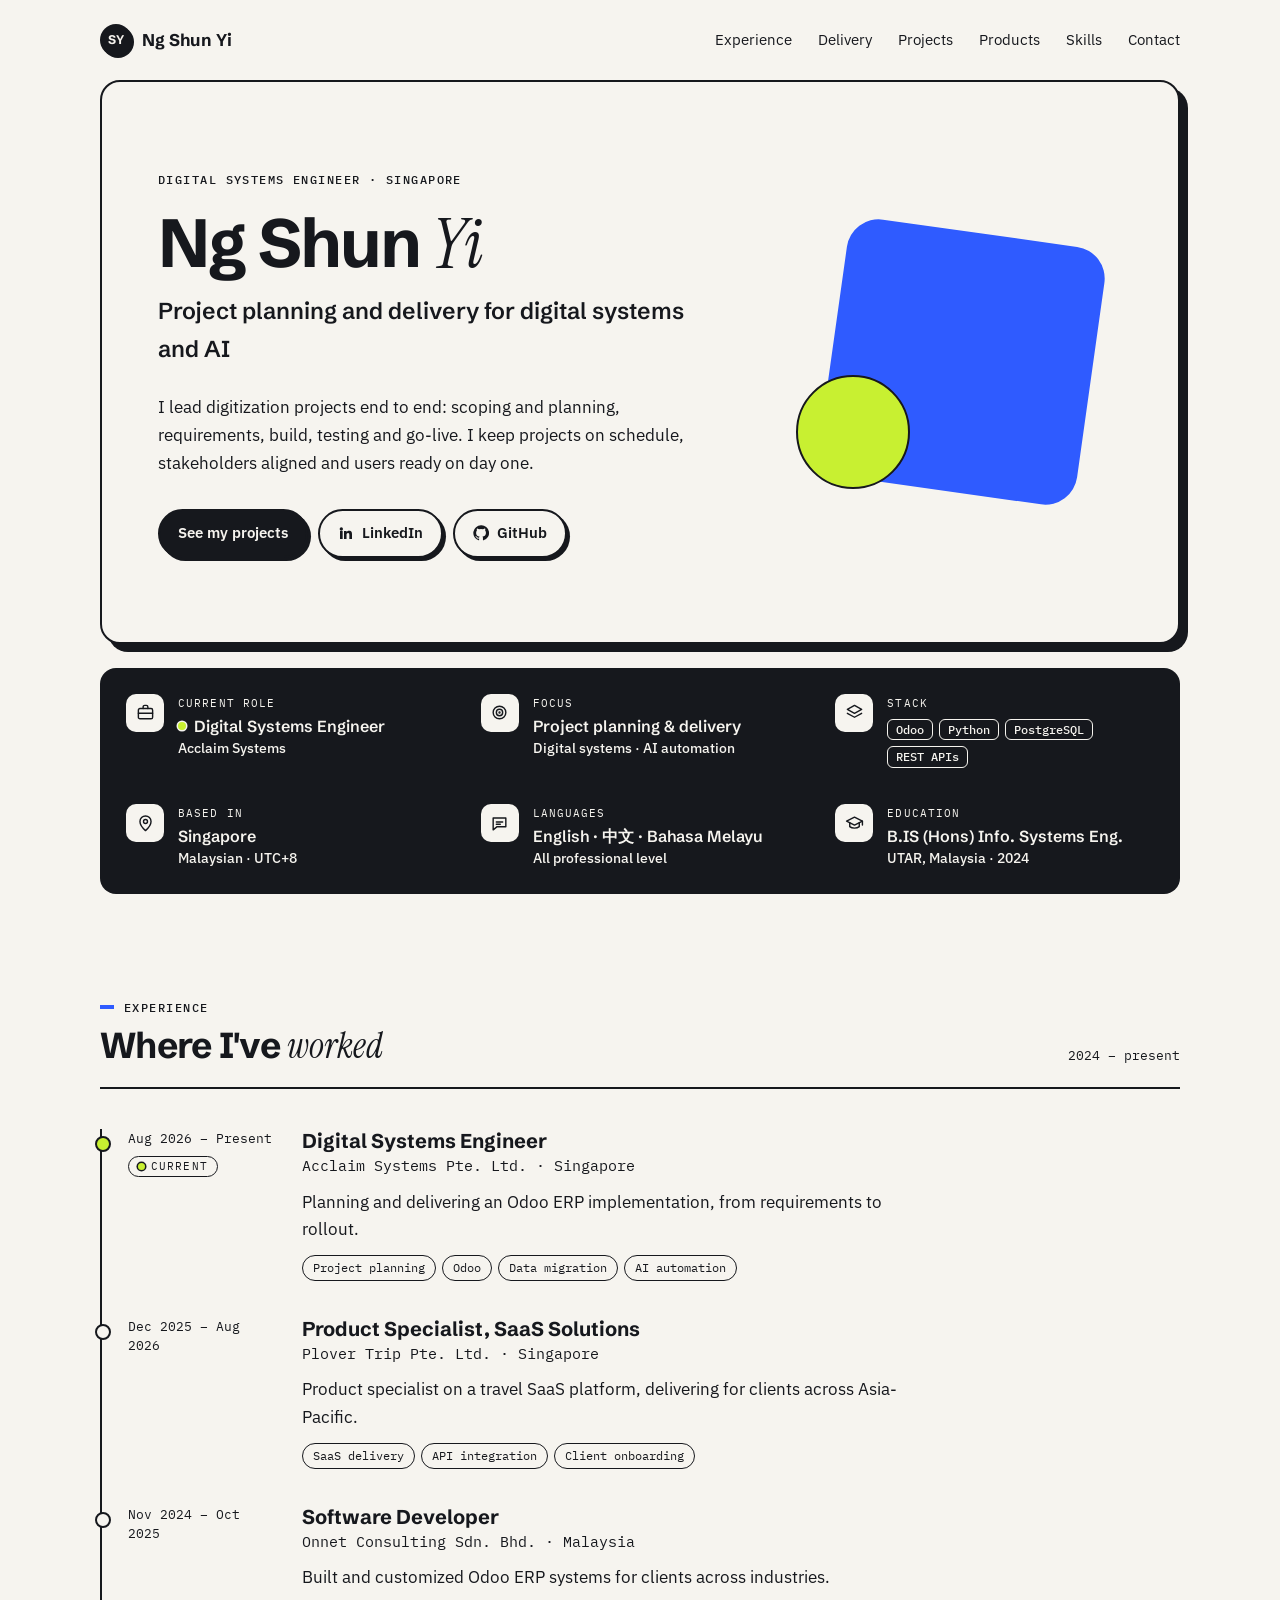
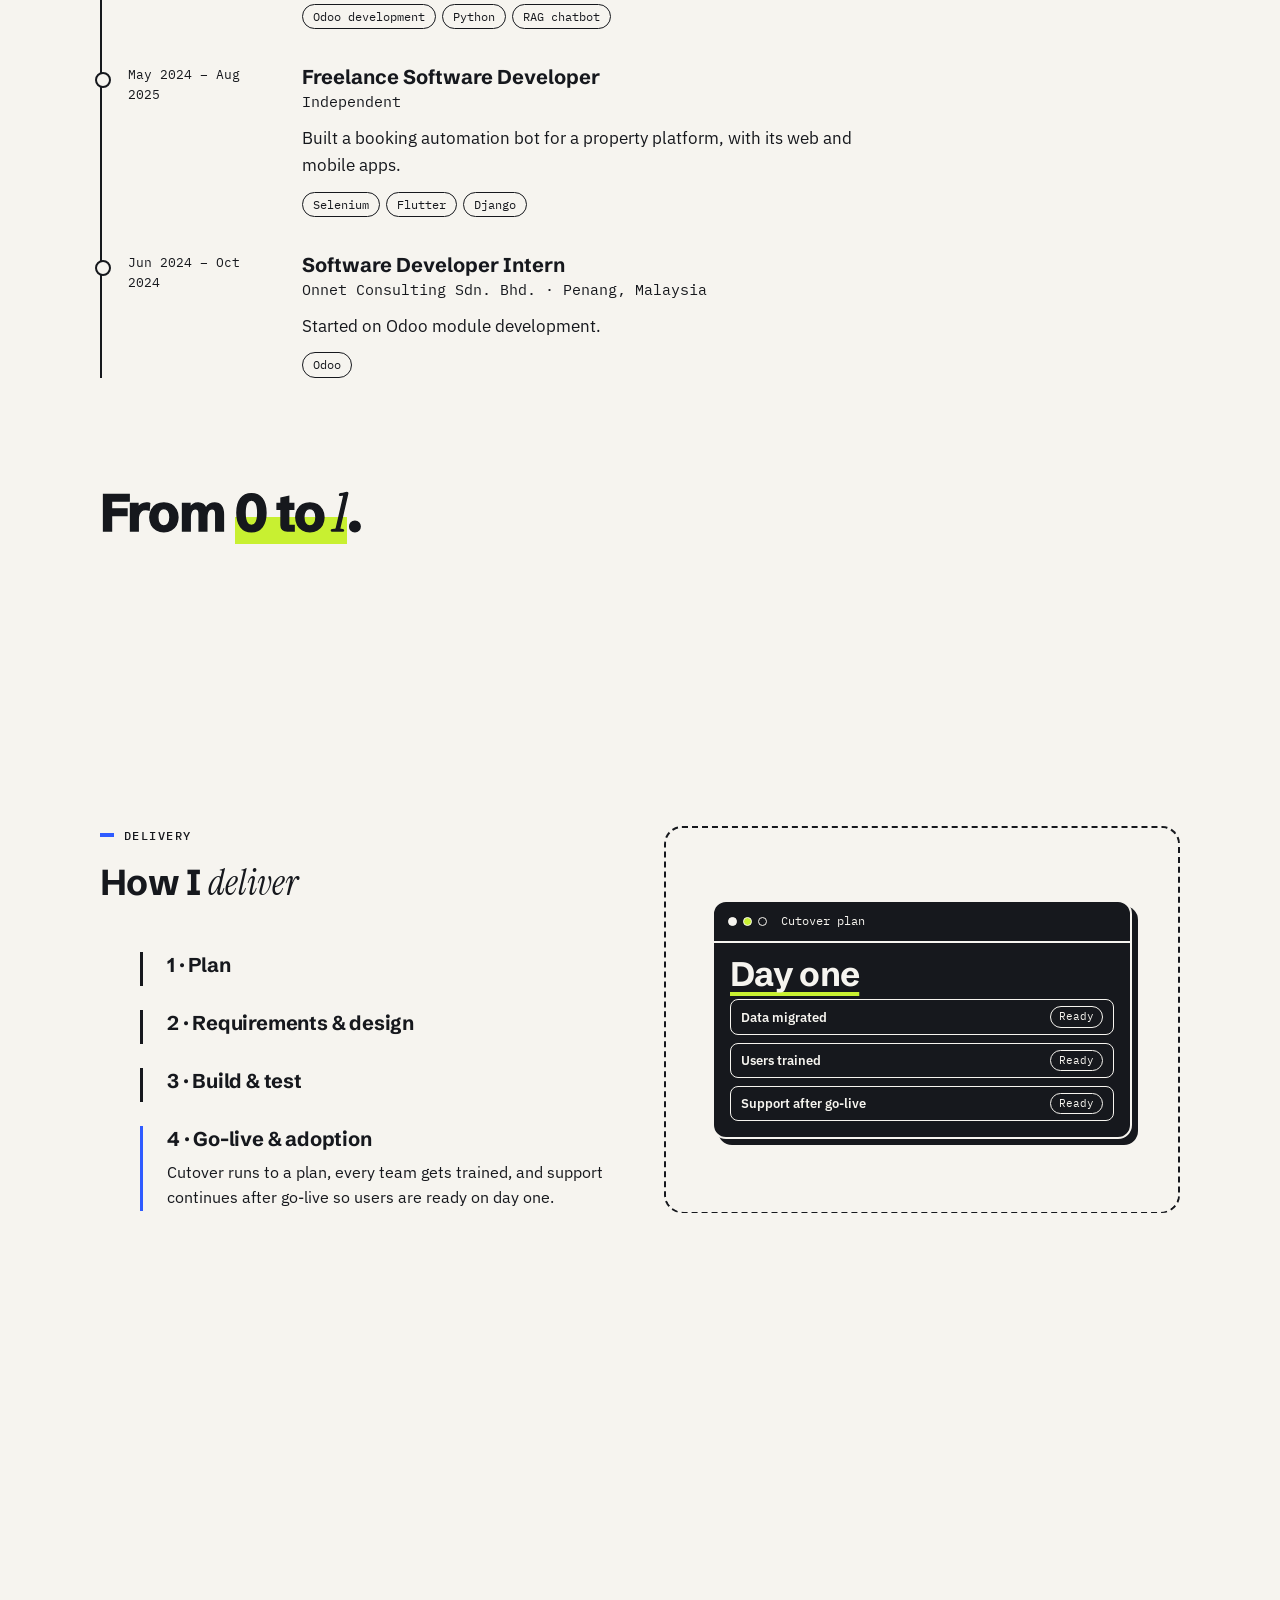
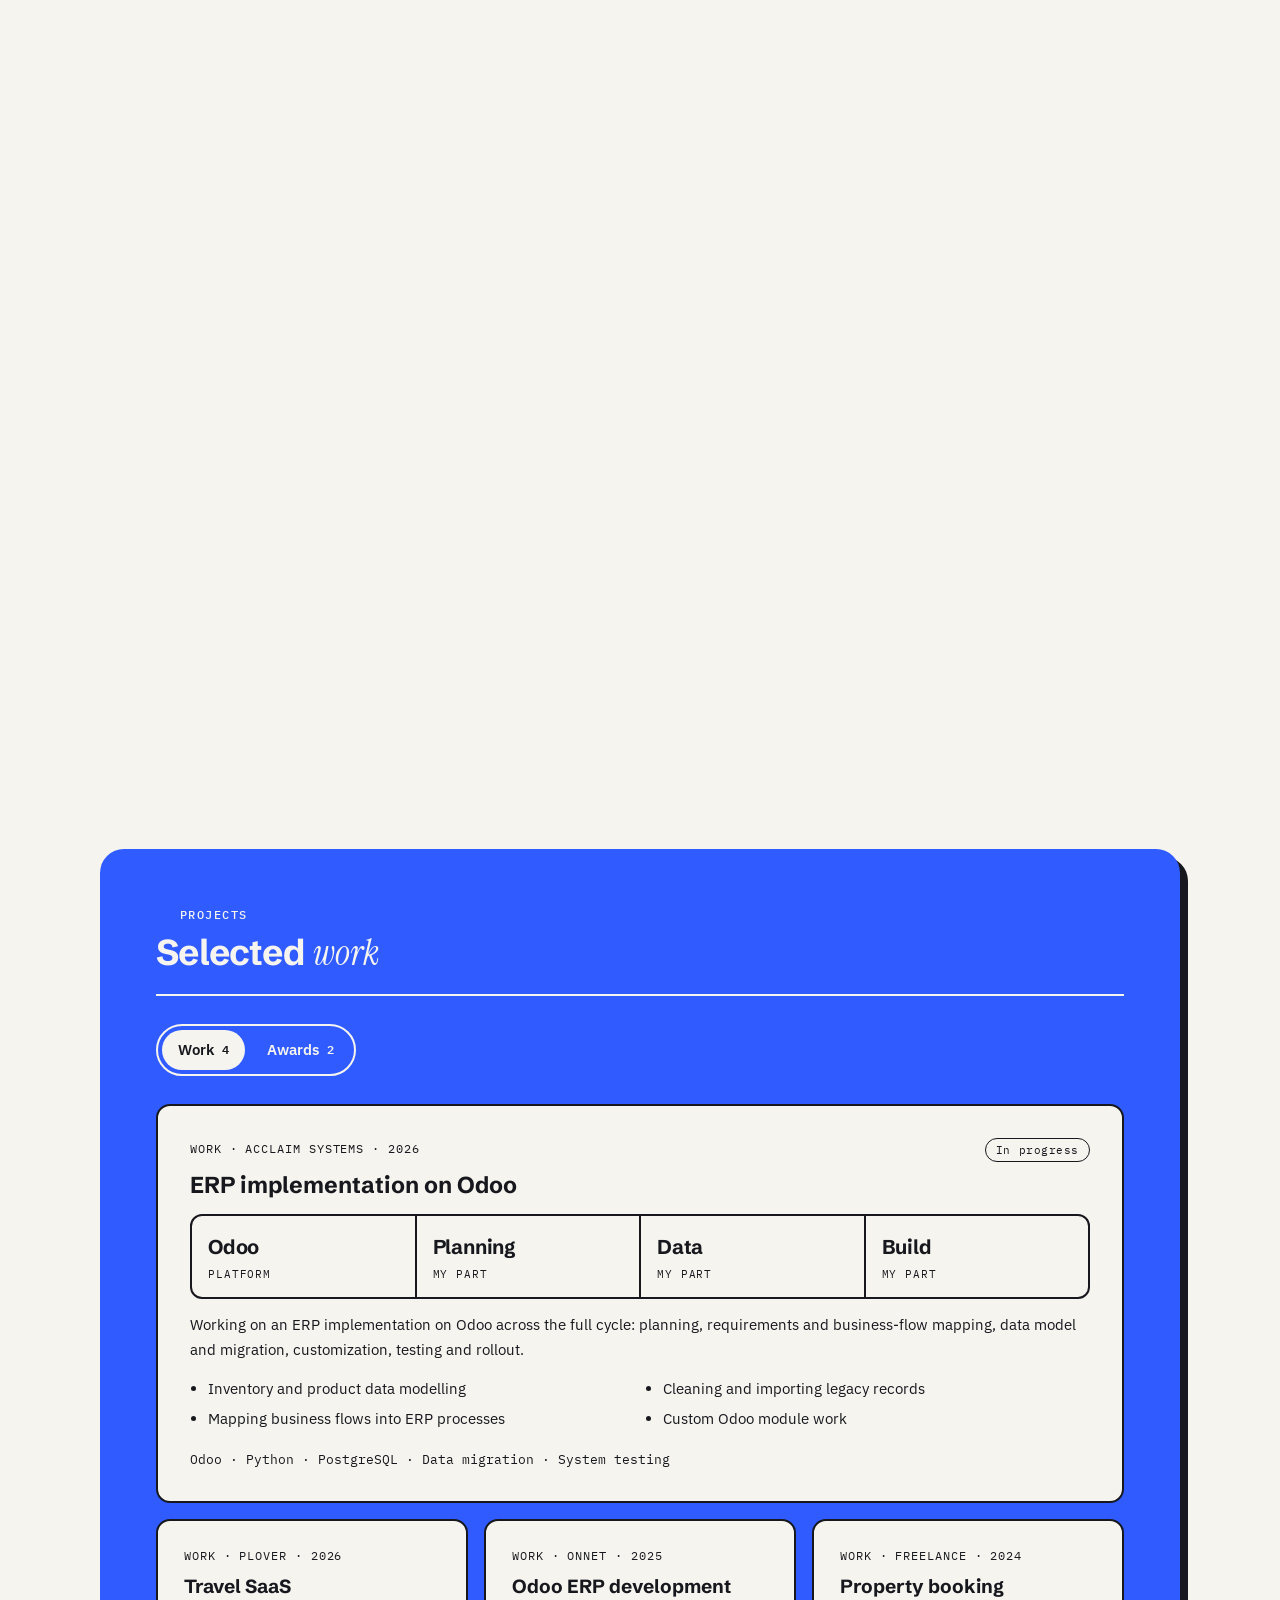
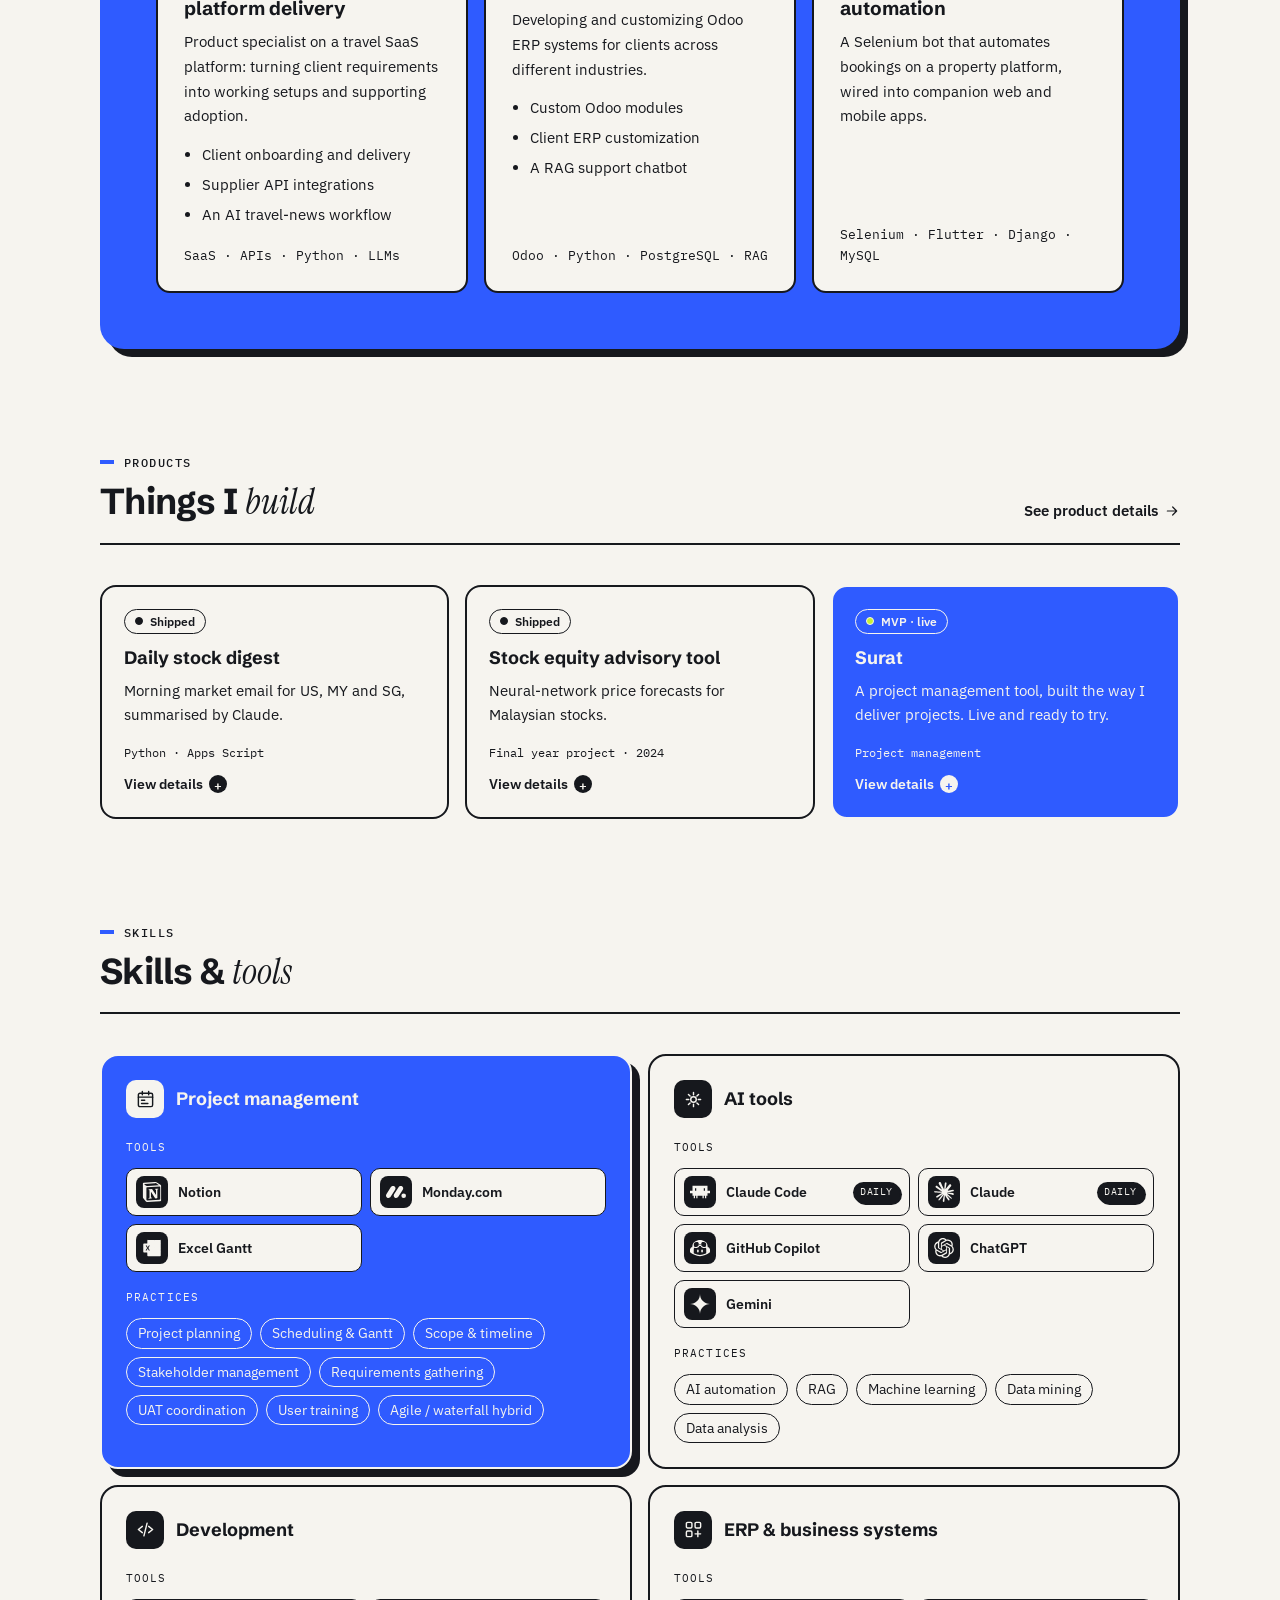
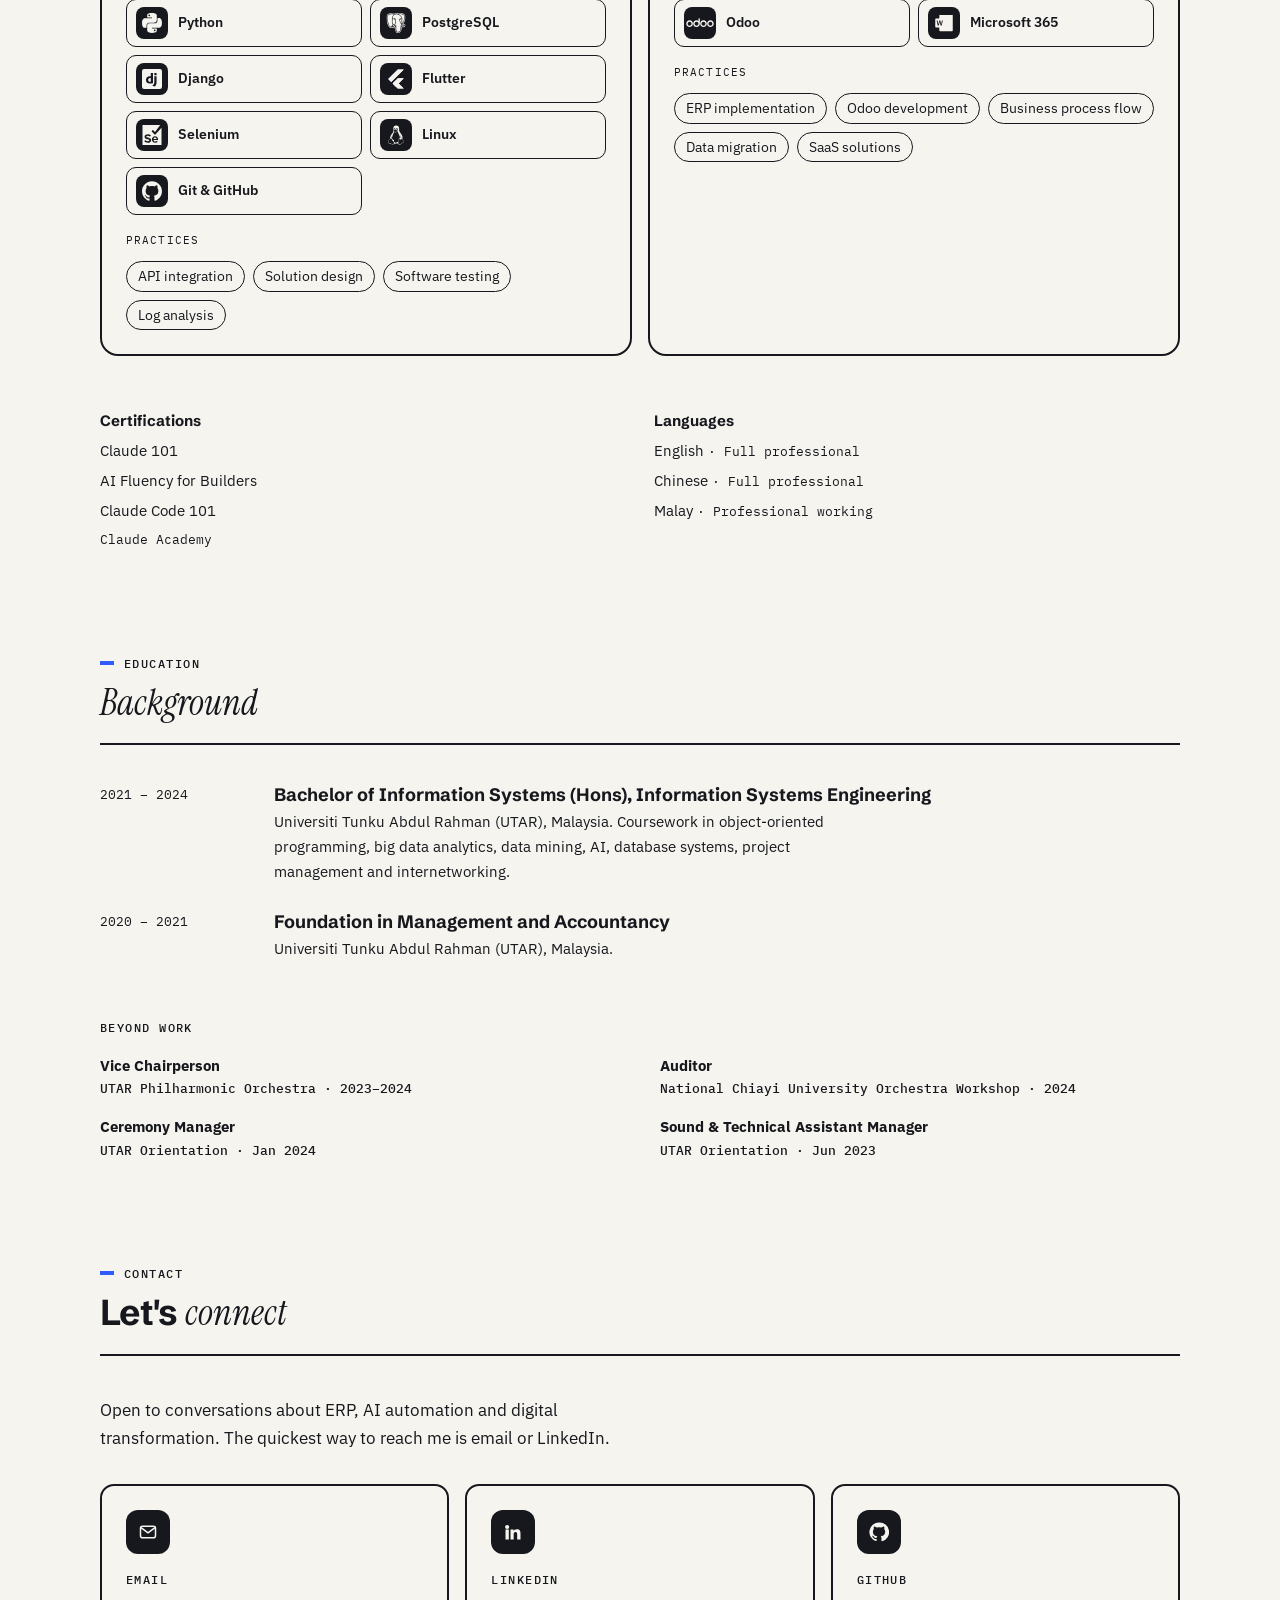
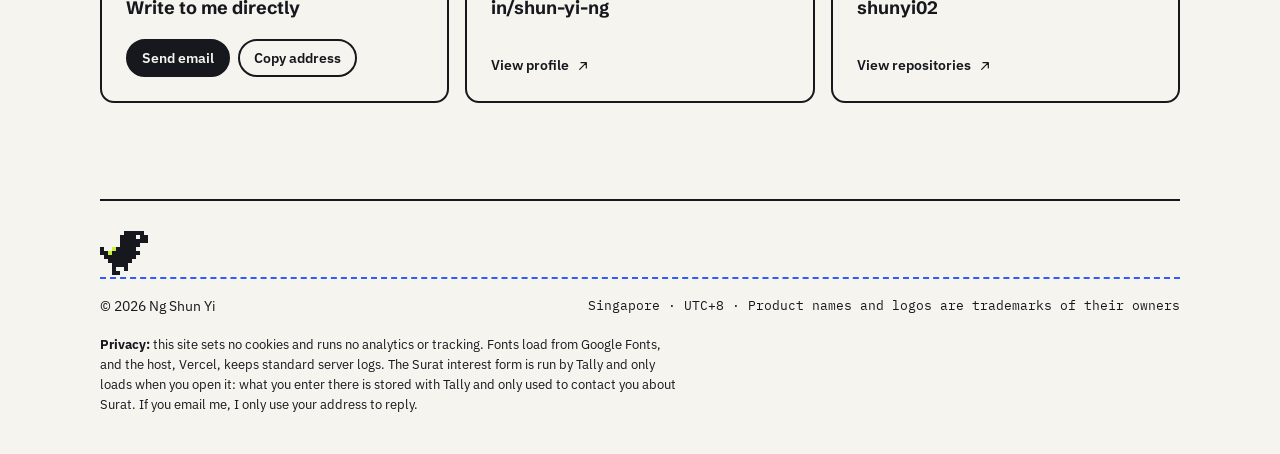
<file: index.html>
<!doctype html>
<html lang="en">
<head>
<meta charset="utf-8">
<meta name="viewport" content="width=device-width, initial-scale=1, viewport-fit=cover">
<title>Ng Shun Yi · Digital Systems Engineer</title>
<meta name="description" content="Ng Shun Yi, Digital Systems Engineer in Singapore. Project planning and delivery for digital systems, ERP and AI automation.">
<meta name="author" content="Ng Shun Yi">
<meta name="theme-color" content="#F6F4EF">
<meta property="og:type" content="website">
<meta property="og:title" content="Ng Shun Yi · Digital Systems Engineer">
<meta property="og:description" content="Ng Shun Yi, Digital Systems Engineer in Singapore. Project planning and delivery for digital systems, ERP and AI automation.">
<meta name="twitter:card" content="summary">
<link rel="icon" href="assets/favicon.svg" type="image/svg+xml">
<link rel="preconnect" href="https://fonts.googleapis.com">
<link rel="preconnect" href="https://fonts.gstatic.com" crossorigin>
<link rel="stylesheet" href="https://fonts.googleapis.com/css2?family=Instrument+Serif:ital@0;1&family=Schibsted+Grotesk:wght@500;600;700&family=IBM+Plex+Sans:wght@400;500;600&family=IBM+Plex+Mono:wght@400;500&display=swap">
<link rel="stylesheet" href="assets/styles.css">
<script>document.documentElement.classList.add('mo-js');setTimeout(()=>document.documentElement.classList.add('mo-safe'),2500)</script>
<link rel="modulepreload" href="assets/moments/moments.js"><link rel="modulepreload" href="assets/moments/lib.js">
<link rel="modulepreload" href="assets/moments/pinned-chapters/moment.js"><link rel="modulepreload" href="assets/moments/word-highlight/moment.js">
</head>
<body>
<div class="topbar" id="topbar" inert>
  <div class="wrap">
    <a class="brand" href="#top"><span class="mark" aria-hidden="true">SY</span><span>Ng Shun Yi</span></a>
    <ul>
      <li><a href="#experience">Experience</a></li>
      <li><a href="#delivery">Delivery</a></li>
      <li><a href="#projects">Projects</a></li>
      <li><a href="#products">Products</a></li>
      <li><a href="#skills">Skills</a></li>
      <li><a href="#contact">Contact</a></li>
    </ul>
  </div>
  <div class="progress" aria-hidden="true"></div>
</div>

<div class="wrap">
  <nav aria-label="Main">
    <!-- Replace the SY monogram with <img src="headshot.jpg" alt="Ng Shun Yi" class="mark"> when the photo is ready -->
    <a class="brand" href="#top"><span class="mark" aria-hidden="true">SY</span>Ng Shun Yi</a>
    <ul>
      <li><a href="#experience">Experience</a></li>
      <li><a href="#delivery">Delivery</a></li>
      <li><a href="#projects">Projects</a></li>
      <li><a href="#products">Products</a></li>
      <li><a href="#skills">Skills</a></li>
      <li><a href="#contact">Contact</a></li>
    </ul>
  </nav>

  <header class="hero" id="top">
    <div class="hero-inner">
      <div class="hero-text">
        <div class="label">Digital Systems Engineer · Singapore</div>
        <h1>Ng Shun <em>Yi</em></h1>
        <p class="role">Project planning and delivery for digital systems and AI</p>
        <p class="lede">I lead digitization projects end to end: scoping and planning, requirements, build, testing and go-live. I keep projects on schedule, stakeholders aligned and users ready on day one.</p>
        <div class="cta">
          <a class="btn primary" href="#projects">See my projects</a>
          <a class="btn" href="https://www.linkedin.com/in/shun-yi-ng/" target="_blank" rel="noopener">
            <svg viewBox="0 0 24 24" fill="currentColor" aria-hidden="true"><path d="M4.98 3.5a2.5 2.5 0 1 1 0 5 2.5 2.5 0 0 1 0-5zM3 9h4v12H3zM9 9h3.8v1.7h.05c.53-1 1.83-2.05 3.77-2.05C20.6 8.65 21 11.2 21 14.4V21h-4v-5.8c0-1.4-.03-3.2-1.95-3.2-1.95 0-2.25 1.52-2.25 3.1V21H9z"/></svg>LinkedIn</a>
          <a class="btn" href="https://github.com/shunyi02" target="_blank" rel="noopener">
            <svg viewBox="0 0 24 24" fill="currentColor" aria-hidden="true"><path d="M12 .5a11.5 11.5 0 0 0-3.64 22.42c.58.1.79-.25.79-.56v-2c-3.2.7-3.88-1.37-3.88-1.37-.53-1.33-1.28-1.69-1.28-1.69-1.05-.71.08-.7.08-.7 1.16.08 1.77 1.19 1.77 1.19 1.03 1.77 2.7 1.26 3.36.96.1-.75.4-1.26.73-1.55-2.55-.29-5.24-1.28-5.24-5.68 0-1.26.45-2.28 1.19-3.09-.12-.29-.52-1.46.11-3.05 0 0 .97-.31 3.17 1.18a11 11 0 0 1 5.77 0c2.2-1.49 3.17-1.18 3.17-1.18.63 1.59.23 2.76.11 3.05.74.81 1.19 1.83 1.19 3.09 0 4.41-2.69 5.39-5.25 5.67.41.36.78 1.06.78 2.14v3.17c0 .31.21.67.8.56A11.5 11.5 0 0 0 12 .5z"/></svg>GitHub</a>
        </div>
      </div>
    </div>
  </header>

  <aside class="spec" aria-label="At a glance">
    <dl>
      <div class="row"><span class="s-ico" aria-hidden="true"><svg viewBox="0 0 24 24" fill="none" stroke="currentColor" stroke-width="1.8" stroke-linecap="round" stroke-linejoin="round"><rect x="3" y="7" width="18" height="13" rx="2"/><path d="M9 7V5a2 2 0 0 1 2-2h2a2 2 0 0 1 2 2v2M3 13h18"/></svg></span><div><dt>Current role</dt><dd><span class="dot" aria-hidden="true"></span>Digital Systems Engineer<span class="dd-sub">Acclaim Systems</span></dd></div></div>
      <div class="row"><span class="s-ico" aria-hidden="true"><svg viewBox="0 0 24 24" fill="none" stroke="currentColor" stroke-width="1.8" stroke-linecap="round" stroke-linejoin="round"><circle cx="12" cy="12" r="8"/><circle cx="12" cy="12" r="4"/><circle cx="12" cy="12" r=".6" fill="currentColor"/></svg></span><div><dt>Focus</dt><dd>Project planning &amp; delivery<span class="dd-sub">Digital systems · AI automation</span></dd></div></div>
      <div class="row"><span class="s-ico" aria-hidden="true"><svg viewBox="0 0 24 24" fill="none" stroke="currentColor" stroke-width="1.8" stroke-linecap="round" stroke-linejoin="round"><path d="m12 3 9 5-9 5-9-5 9-5z"/><path d="m3 13 9 5 9-5"/></svg></span><div><dt>Stack</dt><dd class="tags"><span>Odoo</span><span>Python</span><span>PostgreSQL</span><span>REST APIs</span></dd></div></div>
      <div class="row"><span class="s-ico" aria-hidden="true"><svg viewBox="0 0 24 24" fill="none" stroke="currentColor" stroke-width="1.8" stroke-linecap="round" stroke-linejoin="round"><path d="M12 21s-7-6.2-7-11.5A7 7 0 0 1 19 9.5C19 14.8 12 21 12 21z"/><circle cx="12" cy="9.5" r="2.5"/></svg></span><div><dt>Based in</dt><dd>Singapore<span class="dd-sub">Malaysian · UTC+8</span></dd></div></div>
      <div class="row"><span class="s-ico" aria-hidden="true"><svg viewBox="0 0 24 24" fill="none" stroke="currentColor" stroke-width="1.8" stroke-linecap="round" stroke-linejoin="round"><path d="M4 5h16v11H9l-5 4V5z"/><path d="M8 10h8M8 13h5"/></svg></span><div><dt>Languages</dt><dd>English · 中文 · Bahasa Melayu<span class="dd-sub">All professional level</span></dd></div></div>
      <div class="row"><span class="s-ico" aria-hidden="true"><svg viewBox="0 0 24 24" fill="none" stroke="currentColor" stroke-width="1.8" stroke-linecap="round" stroke-linejoin="round"><path d="m2 9 10-5 10 5-10 5L2 9z"/><path d="M6 11v5c3 2.5 9 2.5 12 0v-5M22 9v5"/></svg></span><div><dt>Education</dt><dd>B.IS (Hons) Info. Systems Eng.<span class="dd-sub">UTAR, Malaysia · 2024</span></dd></div></div>
    </dl>
  </aside>

  <main>
  <section id="experience">
    <div class="sec-label"><div><div class="label">Experience</div><h2>Where I've <em>worked</em></h2></div><span class="count">2024 – present</span></div>
    <ol class="timeline" reversed>
      <li class="job current">
        <div class="when">Aug 2026 – Present<br><span class="now">Current</span></div>
        <div>
          <h3>Digital Systems Engineer</h3>
          <div class="org">Acclaim Systems Pte. Ltd. · Singapore</div>
          <p class="job-line">Planning and delivering an Odoo ERP implementation, from requirements to rollout.</p>
          <ul class="job-tags"><li>Project planning</li><li>Odoo</li><li>Data migration</li><li>AI automation</li></ul>
        </div>
      </li>
      <li class="job">
        <div class="when">Dec 2025 – Aug 2026</div>
        <div>
          <h3>Product Specialist, SaaS Solutions</h3>
          <div class="org">Plover Trip Pte. Ltd. · Singapore</div>
          <p class="job-line">Product specialist on a travel SaaS platform, delivering for clients across Asia-Pacific.</p>
          <ul class="job-tags"><li>SaaS delivery</li><li>API integration</li><li>Client onboarding</li></ul>
        </div>
      </li>
      <li class="job">
        <div class="when">Nov 2024 – Oct 2025</div>
        <div>
          <h3>Software Developer</h3>
          <div class="org">Onnet Consulting Sdn. Bhd. · Malaysia</div>
          <p class="job-line">Built and customized Odoo ERP systems for clients across industries.</p>
          <ul class="job-tags"><li>Odoo development</li><li>Python</li><li>RAG chatbot</li></ul>
        </div>
      </li>
      <li class="job">
        <div class="when">May 2024 – Aug 2025</div>
        <div>
          <h3>Freelance Software Developer</h3>
          <div class="org">Independent</div>
          <p class="job-line">Built a booking automation bot for a property platform, with its web and mobile apps.</p>
          <ul class="job-tags"><li>Selenium</li><li>Flutter</li><li>Django</li></ul>
        </div>
      </li>
      <li class="job">
        <div class="when">Jun 2024 – Oct 2024</div>
        <div>
          <h3>Software Developer Intern</h3>
          <div class="org">Onnet Consulting Sdn. Bhd. · Penang, Malaysia</div>
          <p class="job-line">Started on Odoo module development.</p>
          <ul class="job-tags"><li>Odoo</li></ul>
        </div>
      </li>
    </ol>
  </section>

  <!-- word-highlight (assets/moments): the statement turns to ink word by word as it scrolls past -->
  <section class="statement" id="statement" data-moment="word-highlight" aria-label="Current project">
    <p class="mo-wh__text">From <strong>0 to <em>1</em></strong>.</p>
  </section>

  <!-- pinned-chapters (assets/moments): the section holds while the four steps open one at a time;
       at rest (phones, tablets, reduced motion) each step stands with its window beside or under it -->
  <section id="delivery" data-moment="pinned-chapters" aria-labelledby="delivery-h">
    <div class="mo-pc__grid">
      <div class="mo-pc__text">
        <div class="label">Delivery</div>
        <h2 id="delivery-h">How I <em>deliver</em></h2>
        <ol class="mo-pc__steps">
          <li class="mo-pc__step">
            <h3>1 · Plan</h3>
            <p>Scope, timeline, milestones and who signs off. It all goes on one Gantt schedule the whole team works from.</p>
            <div class="mo-pc__visual mo-pc__visual--lit" aria-hidden="true">
              <div class="win">
                <div class="mock-bar"><i></i><i></i><i></i><span>Project plan · Phases</span></div>
                <div class="win-body">
                  <div class="win-row"><b>Discovery</b><span class="tick red">Scope</span></div>
                  <div class="win-row"><b>Design</b><span class="tick red">Sign-off</span></div>
                  <div class="win-row"><b>Build &amp; test</b><span class="tick">UAT</span></div>
                  <div class="win-row"><b>Go-live</b><span class="tick">Cutover</span></div>
                </div>
              </div>
            </div>
          </li>
          <li class="mo-pc__step">
            <h3>2 · Requirements &amp; design</h3>
            <p>I map how the business runs today, find the gaps, then design the data model and configuration that closes them.</p>
            <div class="mo-pc__visual mo-pc__visual--lit" aria-hidden="true">
              <div class="win">
                <div class="mock-bar"><i></i><i></i><i></i><span>Requirements · Gap analysis</span></div>
                <div class="win-body">
                  <div class="flow"><span>How it runs today</span><i>→</i><span class="gap">Gaps</span></div>
                  <div class="flow"><span>Target design</span><i>→</i><span>Configuration</span></div>
                  <div class="win-note">Every gap traced to a requirement</div>
                </div>
              </div>
            </div>
          </li>
          <li class="mo-pc__step">
            <h3>3 · Build &amp; test</h3>
            <p>Configuration and custom modules are built against a tracker, then users run real cases in UAT before anything goes live.</p>
            <div class="mo-pc__visual mo-pc__visual--lit" aria-hidden="true">
              <div class="win">
                <div class="mock-bar"><i></i><i></i><i></i><span>Test plan · UAT</span></div>
                <div class="win-body">
                  <div class="win-row"><b>Test cases from requirements</b><span class="tick">Write</span></div>
                  <div class="win-row"><b>Users run real scenarios</b><span class="tick">Run</span></div>
                  <div class="win-row"><b>Issues logged and fixed</b><span class="tick">Fix</span></div>
                  <div class="win-row"><b>Fixes checked again</b><span class="tick red">Retest</span></div>
                </div>
              </div>
            </div>
          </li>
          <li class="mo-pc__step">
            <h3>4 · Go-live &amp; adoption</h3>
            <p>Cutover runs to a plan, every team gets trained, and support continues after go-live so users are ready on day one.</p>
            <div class="mo-pc__visual mo-pc__visual--lit" aria-hidden="true">
              <div class="win">
                <div class="mock-bar"><i></i><i></i><i></i><span>Cutover plan</span></div>
                <div class="win-body">
                  <div class="win-big">Day one</div>
                  <div class="win-row"><b>Data migrated</b><span class="tick">Ready</span></div>
                  <div class="win-row"><b>Users trained</b><span class="tick">Ready</span></div>
                  <div class="win-row"><b>Support after go-live</b><span class="tick">Ready</span></div>
                </div>
              </div>
            </div>
          </li>
        </ol>
      </div>
      <div class="mo-pc__visuals"></div>
    </div>
  </section>

  <section id="projects">
    <div class="sec-label"><div><div class="label">Projects</div><h2>Selected <em>work</em></h2></div></div>
    <div class="tabs" role="tablist" aria-label="Project groups">
      <span class="tab-ind" aria-hidden="true"></span>
      <button class="tab" role="tab" id="tab-work" aria-controls="panel-work" aria-selected="true">Work <span>4</span></button>
      <button class="tab" role="tab" id="tab-awards" aria-controls="panel-awards" aria-selected="false" tabindex="-1">Awards <span>2</span></button>
    </div>

    <div class="grid three" role="tabpanel" id="panel-work" aria-labelledby="tab-work">
      <article class="proj feature">
        <div class="proj-top"><span class="tag">Work · Acclaim Systems · 2026</span><span class="pill">In progress</span></div>
        <h3>ERP implementation on Odoo</h3>
        <div class="kpis">
          <div><span class="k">Odoo</span><span class="kl">Platform</span></div>
          <div><span class="k">Planning</span><span class="kl">My part</span></div>
          <div><span class="k">Data</span><span class="kl">My part</span></div>
          <div><span class="k">Build</span><span class="kl">My part</span></div>
        </div>
        <p>Working on an ERP implementation on Odoo across the full cycle: planning, requirements and business-flow mapping, data model and migration, customization, testing and rollout.</p>
        <ul class="points">
          <li>Inventory and product data modelling</li>
          <li>Cleaning and importing legacy records</li>
          <li>Mapping business flows into ERP processes</li>
          <li>Custom Odoo module work</li>
        </ul>
        <div class="stack">Odoo · Python · PostgreSQL · Data migration · System testing</div>
      </article>
      <article class="proj">
        <div class="proj-top"><span class="tag">Work · Plover · 2026</span></div>
        <h3>Travel SaaS platform delivery</h3>
        <p>Product specialist on a travel SaaS platform: turning client requirements into working setups and supporting adoption.</p>
        <ul class="points">
          <li>Client onboarding and delivery</li>
          <li>Supplier API integrations</li>
          <li>An AI travel-news workflow</li>
        </ul>
        <div class="stack">SaaS · APIs · Python · LLMs</div>
      </article>
      <article class="proj">
        <div class="proj-top"><span class="tag">Work · Onnet · 2025</span></div>
        <h3>Odoo ERP development</h3>
        <p>Developing and customizing Odoo ERP systems for clients across different industries.</p>
        <ul class="points">
          <li>Custom Odoo modules</li>
          <li>Client ERP customization</li>
          <li>A RAG support chatbot</li>
        </ul>
        <div class="stack">Odoo · Python · PostgreSQL · RAG</div>
      </article>
      <article class="proj">
        <div class="proj-top"><span class="tag">Work · Freelance · 2024</span></div>
        <h3>Property booking automation</h3>
        <p>A Selenium bot that automates bookings on a property platform, wired into companion web and mobile apps.</p>
        <div class="stack">Selenium · Flutter · Django · MySQL</div>
      </article>
    </div>

    <div class="grid" role="tabpanel" id="panel-awards" aria-labelledby="tab-awards" hidden>
      <article class="proj award-card">
        <div class="place">2nd Runner Up</div>
        <div class="event">BRIDGE3 Hackathon · Malaysia Blockchain Week 2024</div>
        <h3>Blockchain fund management</h3>
        <p>A fund management system built on blockchain, with user wallets and fund and token transactions recorded on the MasChain network.</p>
        <div class="pc-foot"><span class="stack">Blockchain · Flask · MongoDB</span><a class="pc-link" href="https://github.com/shunyi02/Roti-Canai-2.0" target="_blank" rel="noopener">GitHub <svg viewBox="0 0 24 24" fill="none" stroke="currentColor" stroke-width="1.8" stroke-linecap="round" stroke-linejoin="round" aria-hidden="true"><path d="M7 17 17 7M9 7h8v8"/></svg></a></div>
      </article>
      <article class="proj award-card">
        <div class="place">Top 13 Finalist</div>
        <div class="event">Alibaba Cloud Malaysia AI Hackathon 2025</div>
        <h3>AI-powered inventory management</h3>
        <p>POPWARUNG: inventory and sales forecasting for small retail stores, with an LSTM model predicting demand and an AI assistant on Alibaba Cloud's DashScope.</p>
        <div class="pc-foot"><span class="stack">LSTM · FastAPI · React · Alibaba Cloud</span><a class="pc-link" href="https://github.com/shunyi02/POPWARUNG" target="_blank" rel="noopener">GitHub <svg viewBox="0 0 24 24" fill="none" stroke="currentColor" stroke-width="1.8" stroke-linecap="round" stroke-linejoin="round" aria-hidden="true"><path d="M7 17 17 7M9 7h8v8"/></svg></a></div>
      </article>
    </div>
  </section>

  <section id="products">
    <div class="sec-label"><div><div class="label">Products</div><h2>Things I <em>build</em></h2></div><a class="see-all" href="products.html">See product details <svg viewBox="0 0 24 24" fill="none" stroke="currentColor" stroke-width="1.8" stroke-linecap="round" stroke-linejoin="round" aria-hidden="true"><path d="M5 12h14M13 6l6 6-6 6"/></svg></a></div>
    <div class="pgrid">
      <button type="button" class="pmini" data-p="digest" aria-haspopup="dialog">
        <span class="st shipped"><i></i>Shipped</span>
        <h3>Daily stock digest</h3>
        <p>Morning market email for US, MY and SG, summarised by Claude.</p>
        <span class="pm-meta">Python · Apps Script</span>
      <span class="pm-more">View details</span></button>
      <button type="button" class="pmini" data-p="fyp" aria-haspopup="dialog">
        <span class="st shipped"><i></i>Shipped</span>
        <h3>Stock equity advisory tool</h3>
        <p>Neural-network price forecasts for Malaysian stocks.</p>
        <span class="pm-meta">Final year project · 2024</span>
      <span class="pm-more">View details</span></button>
      <!-- hidden for now: Cuti and AI agent office (uncomment to show again)
      <button type="button" class="pmini" data-p="cuti" aria-haspopup="dialog">
        <span class="st wip"><i></i>In progress</span>
        <h3>Cuti</h3>
        <p>Group trip planner with a shared itinerary and expense splitting.</p>
        <span class="pm-meta">Web · Mobile · API</span>
      <span class="pm-more">View details</span></button>
      <button type="button" class="pmini" data-p="office" aria-haspopup="dialog">
        <span class="st wip"><i></i>In progress</span>
        <h3>AI agent office</h3>
        <p>Role-based AI agents working together in a 3D office.</p>
        <span class="pm-meta">Multi-agent · 3D web</span>
      <span class="pm-more">View details</span></button>
      -->
      <button type="button" class="pmini dark" data-p="surat" aria-haspopup="dialog">
        <span class="st wip"><i></i>MVP · live</span>
        <h3>Surat</h3>
        <p>A project management tool, built the way I deliver projects. Live and ready to try.</p>
        <span class="pm-meta">Project management</span>
      <span class="pm-more">View details</span></button>
    </div>
  </section>

  <section id="skills">
    <div class="sec-label"><div><div class="label">Skills</div><h2>Skills &amp; <em>tools</em></h2></div></div>
    <div>
      <div class="skills kits">
        <div class="kit is-on" role="button" tabindex="0" aria-pressed="true">
          <div class="kit-head"><span class="s-ico" aria-hidden="true"><svg viewBox="0 0 24 24" fill="none" stroke="currentColor" stroke-width="1.8" stroke-linecap="round" stroke-linejoin="round"><rect x="3" y="4" width="18" height="17" rx="2"/><path d="M3 9h18M8 2v4M16 2v4M7 13h4M7 17h8"/></svg></span><h3>Project management</h3></div>
          <div class="kit-sub">Tools</div>
          <ul class="tools"><li class="tool"><span class="tb" aria-hidden="true"><svg viewBox="0 0 256 268" fill="currentColor" aria-hidden="true" focusable="false"><defs><mask id="k-notionicon" maskUnits="userSpaceOnUse" x="0" y="0" width="256" height="268"><g fill="#fff"><g> <path d="M16.0924984,11.5384656 L164.089991,0.608048392 C182.268719,-0.952166138 186.940447,0.0998642306 198.370133,8.40912104 L245.613429,41.6907258 C253.405586,47.4144843 256,48.9746988 256,55.2066414 L256,237.73391 C256,249.172512 251.845372,255.939385 237.304172,256.973584 L65.4398551,267.377986 C54.5272689,267.895086 49.3295257,266.334872 43.6146827,259.050899 L8.82635648,213.813593 C2.58549836,205.486505 0,199.254562 0,191.970589 L0,29.7261093 C0,20.3737376 4.1546284,12.572665 16.0924984,11.5384656 Z" fill="#000"></path> <path d="M164.089991,0.608048392 L16.0924984,11.5384656 C4.1546284,12.572665 0,20.3737376 0,29.7261093 L0,191.970589 C0,199.254562 2.58549836,205.486505 8.82635648,213.813593 L43.6146827,259.050899 C49.3295257,266.334872 54.5272689,267.895086 65.4398551,267.377986 L237.304172,256.973584 C251.836456,255.939385 256,249.172512 256,237.73391 L256,55.2066414 C256,49.2956572 253.664136,47.5927945 246.790277,42.5466149 C246.394749,42.2616979 245.999494,41.9764014 245.604513,41.6907258 L198.370133,8.40912104 C186.940447,0.0998642306 182.268719,-0.952166138 164.089991,0.608048392 Z M69.3270182,52.219945 C55.2940029,53.1649893 52.1111653,53.3789615 44.1406979,46.8973846 L23.8757401,30.7781396 C21.8162569,28.6919099 22.8504562,26.0885805 28.039284,25.5714809 L170.313018,15.1759943 C182.259804,14.1328795 188.482831,18.2964234 193.154559,21.9339521 L217.556314,39.6134116 C218.599429,40.1394268 221.193843,43.2509404 218.073414,43.2509404 L71.1457825,52.0951279 L69.3270182,52.219945 Z M52.9670544,236.173696 L52.9670544,81.2221043 C52.9670544,74.455231 55.0443686,71.3348019 61.2673957,70.8087867 L230.020199,60.9303999 C235.743958,60.4133002 238.329456,64.0508289 238.329456,70.8087867 L238.329456,224.726179 C238.329456,231.493052 237.286341,237.216811 227.942885,237.73391 L66.4562234,247.095198 C57.1127673,247.612297 52.9670544,244.500784 52.9670544,236.173696 Z M212.376402,89.5313611 C213.410601,94.2120046 212.376402,98.8926482 207.695758,99.4275789 L199.912517,100.969962 L199.912517,215.373807 C193.154559,219.011336 186.931532,221.08865 181.733788,221.08865 C173.424532,221.08865 171.347217,218.485321 165.12419,210.693164 L114.225535,130.614039 L114.225535,208.089834 L130.326949,211.736279 C130.326949,211.736279 130.326949,221.097566 117.337048,221.097566 L81.523438,223.17488 C80.4803232,221.08865 81.523438,215.890907 85.1520513,214.856708 L94.5044229,212.262294 L94.5044229,109.823065 L81.523438,108.771035 C80.4803232,104.090391 83.0747371,97.3324337 90.3497945,96.8064185 L128.77565,94.2209202 L181.733788,175.334245 L181.733788,103.573292 L168.235704,102.021993 C167.192589,96.2893189 171.347217,92.1257749 176.536045,91.6175908 L212.376402,89.5313611 L212.376402,89.5313611 Z" fill="#fff"></path> </g></g></mask></defs><rect x="0" y="0" width="256" height="268" fill="currentColor" mask="url(#k-notionicon)"/></svg></span><span class="tn">Notion</span></li><li class="tool"><span class="tb" aria-hidden="true"><svg viewBox="0 0 256 156" fill="currentColor" aria-hidden="true" focusable="false"><g> <path d="M31.8458633,153.488694 C20.3244423,153.513586 9.68073708,147.337265 3.98575204,137.321731 C-1.62714067,127.367831 -1.29055839,115.129325 4.86093879,105.498969 L62.2342919,15.4033556 C68.2125882,5.54538256 79.032489,-0.333585033 90.5563073,0.0146553508 C102.071737,0.290611552 112.546041,6.74705604 117.96667,16.9106216 C123.315033,27.0238906 122.646488,39.1914174 116.240607,48.6847625 L58.9037201,138.780375 C52.9943022,147.988884 42.7873202,153.537154 31.8458633,153.488694 L31.8458633,153.488694 Z" fill="currentColor"></path> <path d="M130.25575,153.488484 C118.683837,153.488484 108.035731,147.301291 102.444261,137.358197 C96.8438154,127.431292 97.1804475,115.223704 103.319447,105.620522 L160.583402,15.7315506 C166.47539,5.73210989 177.327374,-0.284878136 188.929728,0.0146553508 C200.598885,0.269918151 211.174058,6.7973526 216.522421,17.0078646 C221.834319,27.2183766 221.056375,39.4588356 214.456008,48.9278699 L157.204209,138.816842 C151.313487,147.985468 141.153618,153.5168 130.25575,153.488484 Z" fill="currentColor"></path> <ellipse fill="currentColor" cx="226.465527" cy="125.324379" rx="29.5375538" ry="28.9176274"></ellipse> </g></svg></span><span class="tn">Monday.com</span></li><li class="tool"><span class="tb" aria-hidden="true"><svg viewBox="0 0 32 32" fill="currentColor" aria-hidden="true" focusable="false"><defs><mask id="k-filetypeexcel" maskUnits="userSpaceOnUse" x="0" y="0" width="32" height="32"><g fill="#fff"><defs><linearGradient id="SVGxUjO6TbQ" x1="4.494" x2="13.832" y1="-2092.086" y2="-2075.914" gradientTransform="translate(0 2100)" gradientUnits="userSpaceOnUse"><stop offset="0" stop-color="#18884f"/><stop offset=".5" stop-color="#117e43"/><stop offset="1" stop-color="#0b6631"/></linearGradient></defs><path fill="#fff" d="M19.581 15.35L8.512 13.4v14.409A1.19 1.19 0 0 0 9.705 29h19.1A1.19 1.19 0 0 0 30 27.809V22.5Z"/><path fill="#fff" d="M19.581 3H9.705a1.19 1.19 0 0 0-1.193 1.191V9.5L19.581 16l5.861 1.95L30 16V9.5Z"/><path fill="#fff" d="M8.512 9.5h11.069V16H8.512Z"/><path d="M16.434 8.2H8.512v16.25h7.922a1.2 1.2 0 0 0 1.194-1.191V9.391A1.2 1.2 0 0 0 16.434 8.2" opacity=".1"/><path d="M15.783 8.85H8.512V25.1h7.271a1.2 1.2 0 0 0 1.194-1.191V10.041a1.2 1.2 0 0 0-1.194-1.191" opacity=".2"/><path d="M15.783 8.85H8.512V23.8h7.271a1.2 1.2 0 0 0 1.194-1.191V10.041a1.2 1.2 0 0 0-1.194-1.191" opacity=".2"/><path d="M15.132 8.85h-6.62V23.8h6.62a1.2 1.2 0 0 0 1.194-1.191V10.041a1.2 1.2 0 0 0-1.194-1.191" opacity=".2"/><path fill="#fff" d="M3.194 8.85h11.938a1.193 1.193 0 0 1 1.194 1.191v11.918a1.193 1.193 0 0 1-1.194 1.191H3.194A1.19 1.19 0 0 1 2 21.959V10.041A1.19 1.19 0 0 1 3.194 8.85"/><path fill="#000" d="m5.7 19.873l2.511-3.884l-2.3-3.862h1.847L9.013 14.6c.116.234.2.408.238.524h.017q.123-.281.26-.546l1.342-2.447h1.7l-2.359 3.84l2.419 3.905h-1.809l-1.45-2.711A2.4 2.4 0 0 1 9.2 16.8h-.024a1.7 1.7 0 0 1-.168.351l-1.493 2.722Z"/><path fill="#fff" d="M28.806 3h-9.225v6.5H30V4.191A1.19 1.19 0 0 0 28.806 3"/><path fill="#fff" d="M19.581 16H30v6.5H19.581Z"/></g></mask></defs><rect x="0" y="0" width="32" height="32" fill="currentColor" mask="url(#k-filetypeexcel)"/></svg></span><span class="tn">Excel Gantt</span></li></ul>
          <div class="kit-sub">Practices</div>
          <div class="chips"><span>Project planning</span><span>Scheduling &amp; Gantt</span><span>Scope &amp; timeline</span><span>Stakeholder management</span><span>Requirements gathering</span><span>UAT coordination</span><span>User training</span><span>Agile / waterfall hybrid</span></div>
        </div>
        <div class="kit" role="button" tabindex="0" aria-pressed="false">
          <div class="kit-head"><span class="s-ico" aria-hidden="true"><svg viewBox="0 0 24 24" fill="none" stroke="currentColor" stroke-width="1.8" stroke-linecap="round" stroke-linejoin="round"><path d="M12 3v3M12 18v3M3 12h3M18 12h3M5.6 5.6l2.1 2.1M16.3 16.3l2.1 2.1M5.6 18.4l2.1-2.1M16.3 7.7l2.1-2.1"/><circle cx="12" cy="12" r="3.5"/></svg></span><h3>AI tools</h3></div>
          <div class="kit-sub">Tools</div>
          <ul class="tools"><li class="tool daily"><span class="tb" aria-hidden="true"><svg viewBox="0 0 256 161" fill="currentColor" aria-hidden="true" focusable="false"><g> <path d="M223.978667,63.7893333 L256,63.7893333 L256,96.8773333 L224,96.8773333 L224,129.176 L208.138667,129.176 L208.138667,160.333333 L192,160.333333 L192,129.176 L176.138667,129.176 L176.138667,160.333333 L160,160.333333 L160,129.176 L96,129.176 L96,160.333333 L79.872,160.333333 L79.872,129.176 L64,129.176 L64,160.333333 L47.8613333,160.333333 L47.8613333,129.176 L32,129.176 L32,96.8666667 L0,96.8666667 L0,63.8 L32,63.8 L32,0.333333333 L223.978667,0.333333333 L223.978667,63.7893333 Z M64,63.7893333 L79.872,63.7893333 L79.872,33.4213333 L64,33.4213333 L64,63.7893333 Z M176.106667,63.7893333 L192,63.7893333 L192,33.4213333 L176.106667,33.4213333 L176.106667,63.7893333 L176.106667,63.7893333 Z" fill="currentColor"></path> </g></svg></span><span class="tn">Claude Code</span><span class="dl">Daily</span></li><li class="tool daily"><span class="tb" aria-hidden="true"><svg viewBox="0 0 256 257" fill="currentColor" aria-hidden="true" focusable="false"><g> <path d="M50.2278481,170.321013 L100.585316,142.063797 L101.427848,139.601013 L100.585316,138.24 L98.1225316,138.24 L89.6972152,137.721519 L60.921519,136.943797 L35.9696203,135.906835 L11.795443,134.610633 L5.70329114,133.31443 L0,125.796456 L0.583291139,122.037468 L5.70329114,118.602532 L13.0268354,119.250633 L29.2293671,120.352405 L53.5331646,122.037468 L71.161519,123.07443 L97.28,125.796456 L101.427848,125.796456 L102.011139,124.111392 L100.585316,123.07443 L99.4835443,122.037468 L74.3372152,104.992405 L47.116962,86.9751899 L32.8587342,76.6055696 L25.1463291,71.3559494 L21.2577215,66.4303797 L19.5726582,55.6718987 L26.5721519,47.9594937 L35.9696203,48.6075949 L38.3675949,49.2556962 L47.8946835,56.5792405 L68.2450633,72.3281013 L94.8172152,91.9007595 L98.7058228,95.1412658 L100.261266,94.0394937 L100.455696,93.2617722 L98.7058228,90.3453165 L84.2531646,64.2268354 L68.8283544,37.6546835 L61.958481,26.636962 L60.1437975,20.0263291 C59.4956962,17.3043038 59.0420253,15.0359494 59.0420253,12.2491139 L67.0136709,1.42582278 L71.4207595,-1.42108547e-14 L82.0496203,1.42582278 L86.521519,5.31443038 L93.1321519,20.4151899 L103.825823,44.2005063 L120.417215,76.5407595 L125.277975,86.1326582 L127.87038,95.0116456 L128.842532,97.7336709 L130.527595,97.7336709 L130.527595,96.1782278 L131.888608,77.9665823 L134.416203,55.6070886 L136.878987,26.8313924 L137.721519,18.7301266 L141.739747,9.00860759 L149.711392,3.75898734 L155.933165,6.74025316 L161.053165,14.0637975 L160.340253,18.7949367 L157.294177,38.5620253 L151.331646,69.5412658 L147.443038,90.2805063 L149.711392,90.2805063 L152.303797,87.6881013 L162.803038,73.7539241 L180.431392,51.718481 L188.208608,42.9691139 L197.282025,33.3124051 L203.114937,28.7108861 L214.132658,28.7108861 L222.233924,40.7655696 L218.604557,53.2091139 L207.262785,67.596962 L197.865316,79.7812658 L184.38481,97.9281013 L175.959494,112.44557 L176.737215,113.612152 L178.746329,113.417722 L209.207089,106.936709 L225.668861,103.955443 L245.306329,100.585316 L254.185316,104.733165 L255.157468,108.945823 L251.657722,117.56557 L230.659241,122.75038 L206.031392,127.675949 L169.348861,136.360506 L168.89519,136.684557 L169.413671,137.332658 L185.940253,138.888101 L193.004557,139.276962 L210.308861,139.276962 L242.519494,141.674937 L250.94481,147.248608 L256,154.053671 L255.157468,159.238481 L242.195443,165.849114 L224.696709,161.701266 L183.866329,151.979747 L169.867342,148.48 L167.923038,148.48 L167.923038,149.646582 L179.588861,161.053165 L200.976203,180.366582 L227.742785,205.253671 L229.103797,211.410633 L225.668861,216.271392 L222.039494,215.752911 L198.513418,198.059747 L189.44,190.088101 L168.89519,172.783797 L167.534177,172.783797 L167.534177,174.598481 L172.265316,181.533165 L197.282025,219.123038 L198.578228,230.659241 L196.763544,234.418228 L190.282532,236.686582 L183.153418,235.39038 L168.506329,214.84557 L153.40557,191.708354 L141.221266,170.969114 L139.730633,171.811646 L132.536709,249.259747 L129.166582,253.213165 L121.389367,256.19443 L114.908354,251.268861 L111.473418,243.297215 L114.908354,227.548354 L119.056203,207.003544 L122.426329,190.671392 L125.472405,170.385823 L127.287089,163.64557 L127.157468,163.191899 L125.666835,163.386329 L110.371646,184.38481 L87.1048101,215.817722 L68.6987342,235.52 L64.2916456,237.269873 L56.6440506,233.316456 L57.356962,226.252152 L61.6344304,219.96557 L87.1048101,187.560506 L102.46481,167.469367 L112.380759,155.868354 L112.315949,154.183291 L111.732658,154.183291 L44.0708861,198.124557 L32.0162025,199.68 L26.8313924,194.819241 L27.4794937,186.847595 L29.9422785,184.25519 L50.2926582,170.256203 L50.2278481,170.321013 Z" fill="currentColor"></path> </g></svg></span><span class="tn">Claude</span><span class="dl">Daily</span></li><li class="tool"><span class="tb" aria-hidden="true"><svg viewBox="0 0 256 208" fill="currentColor" aria-hidden="true" focusable="false"><g> <path d="M205.28,31.36 C219.376,46.24 225.296,66.56 227.792,95.04 C234.417867,95.04 240.5968,96.5093333 244.768,102.192 L252.56,112.752 C254.8,115.792 256,119.424 256,123.2 L256,151.888 C255.992,155.592267 254.1568,159.203467 251.168,161.392 C215.885333,187.222133 172.3496,208 128,208 C78.9344,208 29.8098667,179.726667 4.832,161.392 C1.84330667,159.203467 0.00722666667,155.592267 0,151.888 L0,123.2 C0,119.424 1.2,115.776 3.424,112.736 L11.216,102.192 C15.3891733,96.5349333 21.5953067,95.04 28.208,95.04 C30.704,66.56 36.608,46.24 50.72,31.36 C77.3312,3.1648 112.56728,0.06016 127.552142,0.00088672 L128,0 C142.72,0 178.4,2.88 205.28,31.36 Z M128.016,78.736 C124.976,78.736 121.472,78.912 117.744,79.28 C116.432,84.176 114.496,88.592 111.664,91.408 C100.464,102.608 86.96,104.336 79.728,104.336 C72.9258667,104.336 65.8005333,102.915733 59.984,99.248 C54.4816,101.056 49.1978667,103.6632 48.848,110.16 C48.2621333,122.440533 48.2112,134.709333 48.1602667,146.984 C48.1336,153.144533 48.1093333,159.3064 48.016,165.472 C48.04,169.050667 50.1978667,172.3752 53.456,173.856 C79.936,185.92 104.976,192 128.016,192 C151.024,192 176.064,185.92 202.528,173.856 C205.786133,172.3752 207.9432,169.050667 207.968,165.472 C208.285333,147.0536 208.029867,128.560267 207.152,110.16 L207.168,110.16 C206.826133,103.625867 201.520267,101.061867 196,99.248 C190.179467,102.899733 183.072533,104.336 176.272,104.336 C169.04,104.336 155.552,102.608 144.336,91.408 C141.504,88.592 139.568,84.176 138.256,79.28 C134.853333,78.9338667 131.436,78.7525333 128.016,78.736 Z M101.074933,122.666667 C106.8232,122.666667 111.4832,127.326667 111.4832,133.074933 L111.4832,152.2584 C111.4832,158.006667 106.8232,162.666667 101.074933,162.666667 C95.3266667,162.666667 90.6666667,158.006667 90.6666667,152.2584 L90.6666667,133.074933 C90.6666667,127.326667 95.3266667,122.666667 101.074933,122.666667 Z M154.408267,122.666667 C160.156533,122.666667 164.816533,127.326667 164.816533,133.074933 L164.816533,133.074933 L164.816533,152.2584 C164.816533,158.006667 160.156533,162.666667 154.408267,162.666667 C148.66,162.666667 144,158.006667 144,152.2584 L144,152.2584 L144,133.074933 C144,127.326667 148.66,122.666667 154.408267,122.666667 Z M81.44,28.32 C70.24,29.44 60.8,33.12 56,38.24 C45.6,49.6 47.84,78.4 53.76,84.48 C58.08,88.8 66.24,91.68 75.04,91.68 C81.76,91.68 94.56,90.24 105.12,79.52 C109.76,75.04 112.64,63.84 112.32,52.48 C112,43.36 109.44,35.84 105.6,32.64 C101.44,28.96 92,27.36 81.44,28.32 Z M150.4,32.64 C146.56,35.84 144,43.36 143.68,52.48 C143.36,63.84 146.24,75.04 150.88,79.52 C161.44,90.24 174.24,91.68 180.96,91.68 C189.76,91.68 197.92,88.8 202.24,84.48 C208.16,78.4 210.4,49.6 200,38.24 C195.2,33.12 185.76,29.44 174.56,28.32 C164,27.36 154.56,28.96 150.4,32.64 Z M128,56 C125.44,56 122.4,56.16 119.04,56.48 C119.36,58.24 119.52,60.16 119.68,62.24 C119.68,63.68 119.68,65.12 119.52,66.72 C122.72,66.4 125.44,66.4 128,66.4 C130.559733,66.4 133.28,66.4 136.48,66.72 C136.32,65.12 136.32,63.6802667 136.32,62.2402667 C136.48,60.1602667 136.64,58.24 136.96,56.48 C133.6,56.16 130.56,56 128,56 Z" fill="currentColor"></path> </g></svg></span><span class="tn">GitHub Copilot</span></li><li class="tool"><span class="tb" aria-hidden="true"><svg viewBox="0 0 256 260" fill="currentColor" aria-hidden="true" focusable="false"><g> <path d="M239.183914,106.202783 C245.054304,88.5242096 243.02228,69.1733805 233.607599,53.0998864 C219.451678,28.4588021 190.999703,15.7836129 163.213007,21.739505 C147.554077,4.32145883 123.794909,-3.42398554 100.87901,1.41873898 C77.9631105,6.26146349 59.3690093,22.9572536 52.0959621,45.2214219 C33.8436494,48.9644867 18.0901721,60.392749 8.86672513,76.5818033 C-5.443491,101.182962 -2.19544431,132.215255 16.8986662,153.320094 C11.0060865,170.990656 13.0197283,190.343991 22.4238231,206.422991 C36.5975553,231.072344 65.0680342,243.746566 92.8695738,237.783372 C105.235639,251.708249 123.001113,259.630942 141.623968,259.52692 C170.105359,259.552169 195.337611,241.165718 204.037777,214.045661 C222.28734,210.296356 238.038489,198.869783 247.267014,182.68528 C261.404453,158.127515 258.142494,127.262775 239.183914,106.202783 L239.183914,106.202783 Z M141.623968,242.541207 C130.255682,242.559177 119.243876,238.574642 110.519381,231.286197 L112.054146,230.416496 L163.724595,200.590881 C166.340648,199.056444 167.954321,196.256818 167.970781,193.224005 L167.970781,120.373788 L189.815614,133.010026 C190.034132,133.121423 190.186235,133.330564 190.224885,133.572774 L190.224885,193.940229 C190.168603,220.758427 168.442166,242.484864 141.623968,242.541207 Z M37.1575749,197.93062 C31.456498,188.086359 29.4094818,176.546984 31.3766237,165.342426 L32.9113895,166.263285 L84.6329973,196.088901 C87.2389349,197.618207 90.4682717,197.618207 93.0742093,196.088901 L156.255402,159.663793 L156.255402,184.885111 C156.243557,185.149771 156.111725,185.394602 155.89729,185.550176 L103.561776,215.733903 C80.3054953,229.131632 50.5924954,221.165435 37.1575749,197.93062 Z M23.5493181,85.3811273 C29.2899861,75.4733097 38.3511911,67.9162648 49.1287482,64.0478825 L49.1287482,125.438515 C49.0891492,128.459425 50.6965386,131.262556 53.3237748,132.754232 L116.198014,169.025864 L94.3531808,181.662102 C94.1132325,181.789434 93.8257461,181.789434 93.5857979,181.662102 L41.3526015,151.529534 C18.1419426,138.076098 10.1817681,108.385562 23.5493181,85.125333 L23.5493181,85.3811273 Z M203.0146,127.075598 L139.935725,90.4458545 L161.7294,77.8607748 C161.969348,77.7334434 162.256834,77.7334434 162.496783,77.8607748 L214.729979,108.044502 C231.032329,117.451747 240.437294,135.426109 238.871504,154.182739 C237.305714,172.939368 225.050719,189.105572 207.414262,195.67963 L207.414262,134.288998 C207.322521,131.276867 205.650697,128.535853 203.0146,127.075598 Z M224.757116,94.3850867 L223.22235,93.4642272 L171.60306,63.3828173 C168.981293,61.8443751 165.732456,61.8443751 163.110689,63.3828173 L99.9806554,99.8079259 L99.9806554,74.5866077 C99.9533004,74.3254088 100.071095,74.0701869 100.287609,73.9215426 L152.520805,43.7889738 C168.863098,34.3743518 189.174256,35.2529043 204.642579,46.0434841 C220.110903,56.8340638 227.949269,75.5923959 224.757116,94.1804513 L224.757116,94.3850867 Z M88.0606409,139.097931 L66.2158076,126.512851 C65.9950399,126.379091 65.8450965,126.154176 65.8065367,125.898945 L65.8065367,65.684966 C65.8314495,46.8285367 76.7500605,29.6846032 93.8270852,21.6883055 C110.90411,13.6920079 131.063833,16.2835462 145.5632,28.338998 L144.028434,29.2086986 L92.3579852,59.0343142 C89.7419327,60.5687513 88.1282597,63.3683767 88.1117998,66.4011901 L88.0606409,139.097931 Z M99.9294965,113.5185 L128.06687,97.3011417 L156.255402,113.5185 L156.255402,145.953218 L128.169187,162.170577 L99.9806554,145.953218 L99.9294965,113.5185 Z" fill="currentColor"></path> </g></svg></span><span class="tn">ChatGPT</span></li><li class="tool"><span class="tb" aria-hidden="true"><svg viewBox="0 0 24 24" fill="currentColor" aria-hidden="true" focusable="false"><path d="M11.04 19.32Q12 21.51 12 24q0-2.49.93-4.68.96-2.19 2.58-3.81t3.81-2.55Q21.51 12 24 12q-2.49 0-4.68-.93a12.3 12.3 0 0 1-3.81-2.58 12.3 12.3 0 0 1-2.58-3.81Q12 2.49 12 0q0 2.49-.96 4.68-.93 2.19-2.55 3.81a12.3 12.3 0 0 1-3.81 2.58Q2.49 12 0 12q2.49 0 4.68.96 2.19.93 3.81 2.55t2.55 3.81"/></svg></span><span class="tn">Gemini</span></li></ul>
          <div class="kit-sub">Practices</div>
          <div class="chips"><span>AI automation</span><span>RAG</span><span>Machine learning</span><span>Data mining</span><span>Data analysis</span></div>
        </div>
        <div class="kit" role="button" tabindex="0" aria-pressed="false">
          <div class="kit-head"><span class="s-ico" aria-hidden="true"><svg viewBox="0 0 24 24" fill="none" stroke="currentColor" stroke-width="1.8" stroke-linecap="round" stroke-linejoin="round"><path d="m8 8-5 4 5 4M16 8l5 4-5 4M14 4l-4 16"/></svg></span><h3>Development</h3></div>
          <div class="kit-sub">Tools</div>
          <ul class="tools"><li class="tool"><span class="tb" aria-hidden="true"><svg viewBox="0 0 256 255" fill="currentColor" aria-hidden="true" focusable="false"><defs> <linearGradient x1="12.9593594%" y1="12.0393928%" x2="79.6388325%" y2="78.2008538%" id="linearGradient-1"> <stop stop-color="#387EB8" offset="0%"></stop> <stop stop-color="#366994" offset="100%"></stop> </linearGradient> <linearGradient x1="19.127525%" y1="20.5791813%" x2="90.7415328%" y2="88.4290372%" id="linearGradient-2"> <stop stop-color="#FFE052" offset="0%"></stop> <stop stop-color="#FFC331" offset="100%"></stop> </linearGradient> </defs> <g> <path d="M126.915866,0.0722755491 C62.0835831,0.0722801733 66.1321288,28.1874648 66.1321288,28.1874648 L66.2044043,57.3145115 L128.072276,57.3145115 L128.072276,66.0598532 L41.6307171,66.0598532 C41.6307171,66.0598532 0.144551098,61.3549438 0.144551098,126.771315 C0.144546474,192.187673 36.3546019,189.867871 36.3546019,189.867871 L57.9649915,189.867871 L57.9649915,159.51214 C57.9649915,159.51214 56.8001363,123.302089 93.5968379,123.302089 L154.95878,123.302089 C154.95878,123.302089 189.434218,123.859386 189.434218,89.9830604 L189.434218,33.9695088 C189.434218,33.9695041 194.668541,0.0722755491 126.915866,0.0722755491 L126.915866,0.0722755491 L126.915866,0.0722755491 Z M92.8018069,19.6589497 C98.9572068,19.6589452 103.932242,24.6339846 103.932242,30.7893845 C103.932246,36.9447844 98.9572068,41.9198193 92.8018069,41.9198193 C86.646407,41.9198239 81.6713721,36.9447844 81.6713721,30.7893845 C81.6713674,24.6339846 86.646407,19.6589497 92.8018069,19.6589497 L92.8018069,19.6589497 L92.8018069,19.6589497 Z" fill="currentColor"></path> <path d="M128.757101,254.126271 C193.589403,254.126271 189.540839,226.011081 189.540839,226.011081 L189.468564,196.884035 L127.600692,196.884035 L127.600692,188.138693 L214.042251,188.138693 C214.042251,188.138693 255.528417,192.843589 255.528417,127.427208 C255.52844,62.0108566 219.318366,64.3306589 219.318366,64.3306589 L197.707976,64.3306589 L197.707976,94.6863832 C197.707976,94.6863832 198.87285,130.896434 162.07613,130.896434 L100.714182,130.896434 C100.714182,130.896434 66.238745,130.339138 66.238745,164.215486 L66.238745,220.229038 C66.238745,220.229038 61.0044225,254.126271 128.757101,254.126271 L128.757101,254.126271 L128.757101,254.126271 Z M162.87116,234.539597 C156.715759,234.539597 151.740726,229.564564 151.740726,223.409162 C151.740726,217.253759 156.715759,212.278727 162.87116,212.278727 C169.026563,212.278727 174.001595,217.253759 174.001595,223.409162 C174.001618,229.564564 169.026563,234.539597 162.87116,234.539597 L162.87116,234.539597 L162.87116,234.539597 Z" fill="currentColor"></path> </g></svg></span><span class="tn">Python</span></li><li class="tool"><span class="tb" aria-hidden="true"><svg viewBox="0 0 256 264" fill="currentColor" aria-hidden="true" focusable="false"><defs><mask id="k-postgresql" maskUnits="userSpaceOnUse" x="0" y="0" width="256" height="264"><g fill="#fff"><g> <path d="M255.007926,158.085617 C253.473109,153.437413 249.452194,150.199279 244.251788,149.42182 C241.799982,149.055852 238.991667,149.211935 235.668988,149.897164 C229.877358,151.092028 225.580342,151.546679 222.44449,151.635363 C234.280794,131.650217 243.905921,108.859714 249.446873,87.4065589 C258.406282,52.7182633 253.61855,36.9154365 248.023797,29.7669469 C233.217182,10.8477783 211.614448,0.683454965 185.55152,0.371879908 C171.649478,0.202198614 159.443658,2.94725173 153.077358,4.92075751 C147.149155,3.87547344 140.774577,3.29134411 134.08606,3.18315012 C121.550337,2.9833164 110.473164,5.71595381 101.008259,11.332582 C95.7670577,9.56127483 87.3580785,7.06335335 77.6460416,5.46882217 C54.8035104,1.71868822 36.3939769,4.64110855 22.9282587,14.153903 C6.62230023,25.6721293 -0.937090069,45.6838799 0.461154734,73.6339954 C0.904572748,82.5082679 5.86908083,109.507695 13.6850624,135.114199 C18.1771824,149.831538 22.9672794,162.053912 27.9223279,171.443732 C34.9490254,184.758688 42.4676212,192.600092 50.9085266,195.415501 C55.6400924,196.992296 64.2358984,198.09552 73.2774873,190.566873 C74.4232794,191.953885 75.9515935,193.33321 77.9812656,194.613801 C80.5578199,196.239076 83.7090439,197.566965 86.8555381,198.353885 C98.1969885,201.189395 108.820102,200.479926 117.882975,196.506309 C117.93855,198.117986 117.981709,199.658125 118.018365,200.987788 C118.07867,203.145164 118.137792,205.259972 118.217016,207.237617 C118.753848,220.612286 119.663741,231.011326 122.359723,238.286928 C122.507529,238.687778 122.706771,239.29733 122.917247,239.943538 C124.261691,244.062005 126.511298,250.955677 132.232573,256.355326 C138.158411,261.947714 145.325229,263.663446 151.888998,263.662855 C155.180933,263.662855 158.322106,263.231261 161.076619,262.640628 C170.897441,260.536462 182.050291,257.329663 190.118134,245.84218 C197.745515,234.981986 201.453672,218.625182 202.124711,192.851363 C202.211621,192.122975 202.292028,191.427104 202.369478,190.763751 C202.421506,190.316194 202.474716,189.858587 202.528517,189.402162 L204.325838,189.560018 L204.788767,189.591353 C214.791095,190.047187 227.021155,187.925875 234.532065,184.437062 C240.467363,181.68255 259.485857,171.642383 255.007926,158.085617" fill="#fff"></path> <path d="M237.905589,160.722476 C208.165838,166.857016 206.121386,156.78788 206.121386,156.78788 C237.521885,110.194697 250.64824,51.0516028 239.320388,36.5766651 C208.417109,-2.90823095 154.921977,15.7655797 154.029229,16.2503834 L153.741894,16.3018199 C147.866309,15.0821247 141.290716,14.3555104 133.900416,14.2349007 C120.443566,14.0143741 110.236083,17.7627344 102.490457,23.636545 C102.490457,23.636545 7.06039723,-15.6768961 11.4987159,73.0806097 C12.4429007,91.9631224 38.5625866,215.954032 69.7171363,178.502947 C81.1041109,164.808425 92.1061986,153.229303 92.1061986,153.229303 C97.5708822,156.859418 104.112776,158.711132 110.970975,158.046005 L111.503667,157.593718 C111.338125,159.294079 111.413801,160.957192 111.717099,162.925968 C103.691233,171.893062 106.049626,173.467492 90.0055797,176.770069 C73.7711594,180.115806 83.308194,186.072388 89.5349654,187.629081 C97.0837136,189.516859 114.54788,192.190965 126.34812,175.672166 L125.877506,177.556988 C129.022226,180.075603 131.230448,193.940397 130.860342,206.508637 C130.490236,219.077469 130.243104,227.706383 132.720924,234.446337 C135.198744,241.186291 137.668286,256.351187 158.759612,251.831871 C176.383409,248.055132 185.516046,238.268009 186.786587,221.94254 C187.688203,210.336222 189.728517,212.051954 189.857404,201.675381 L191.493912,196.762901 C193.381099,181.029838 191.793663,175.95418 202.651492,178.314938 L205.290125,178.546697 C213.2817,178.9103 223.741044,177.261376 229.879723,174.408129 C243.098309,168.273589 250.93794,158.031224 237.904406,160.722476 L237.905589,160.722476" fill="#fff"></path> <path d="M108.076342,81.5250624 C105.396915,81.152 102.969349,81.4972748 101.741376,82.426679 C101.050236,82.9499122 100.836804,83.5559169 100.779455,83.973321 C100.625145,85.0783187 101.399649,86.2997875 101.874993,86.9300323 C103.220619,88.7137552 105.18703,89.9399538 107.133339,90.2101432 C107.415353,90.249164 107.695594,90.2680831 107.974651,90.2680831 C111.220471,90.2680831 114.170679,87.7411917 114.430818,85.8758799 C114.755991,83.5399538 111.36473,81.9826697 108.076342,81.5250624" fill="#000"></path> <path d="M196.860453,81.5989654 L196.859861,81.5989654 C196.604453,79.7679446 193.345626,79.2458938 190.253524,79.6757136 C187.166152,80.1061247 184.171603,81.4996397 184.421691,83.3347991 C184.622707,84.7620139 187.19867,87.198448 190.249386,87.1978568 C190.506568,87.1978568 190.766707,87.1807113 191.028619,87.1440554 C193.064794,86.8620416 194.558818,85.5690346 195.268286,84.8235012 C196.349635,83.688351 196.974559,82.4219492 196.860453,81.5989654" fill="#000"></path> <path d="M247.802088,160.025423 C246.66812,156.596323 243.018494,155.492508 236.954309,156.745312 C218.949173,160.461155 212.501284,157.886965 210.38352,156.327908 C224.378975,135.007187 235.89188,109.236323 242.102688,85.1906513 C245.04521,73.8007206 246.670485,63.2231316 246.802919,54.601903 C246.949543,45.1375889 245.338457,38.1842032 242.014005,33.9362587 C228.611547,16.8108637 208.942115,7.62501617 185.131751,7.37256351 C168.763122,7.18869284 154.93321,11.3781062 152.252009,12.5558245 C146.60582,11.1516674 140.450587,10.2896628 133.750245,10.1796952 C121.461654,9.98104388 110.840314,12.9229746 102.045857,18.9191686 C98.2259584,17.4978661 88.3536998,14.10897 76.2814965,12.1644342 C55.4089238,8.80332564 38.8233164,11.3497275 26.9870115,19.7350577 C12.8638522,29.740933 6.34383372,47.626642 7.60727945,72.8943741 C8.03236952,81.3961755 12.8756767,107.547788 20.5202032,132.593219 C30.5822448,165.556915 41.5192979,184.218309 53.0280647,188.056536 C54.374873,188.505866 55.9286097,188.820397 57.6407945,188.820397 C61.8390762,188.820397 66.9856813,186.927889 72.3409885,180.490051 C81.2359538,169.788896 89.5408776,160.821801 92.6022356,157.563566 C97.1262818,159.992314 102.09552,161.347991 107.179455,161.483972 C107.188323,161.616998 107.201921,161.750023 107.213746,161.882457 C106.193885,163.092102 105.357303,164.152166 104.644286,165.05733 C101.122365,169.528166 100.389247,170.458753 89.0519353,172.793497 C85.8273995,173.458624 77.2611547,175.224018 77.1364065,181.227898 C76.9998337,187.787529 87.2605266,190.542633 88.4299677,190.834697 C92.5040924,191.854559 96.4286374,192.357691 100.171677,192.357691 C109.275344,192.357099 117.285838,189.365506 123.688203,183.576831 C123.490734,206.962697 124.466254,230.006836 127.273977,237.028212 C129.573247,242.775501 135.191649,256.822984 152.93842,256.821801 C155.54158,256.821801 158.408425,256.519095 161.561423,255.843326 C180.082106,251.872074 188.124527,243.686577 191.236139,225.640055 C192.901025,215.995418 195.758411,192.963695 197.101672,180.610069 C199.937774,181.49454 203.589173,181.899529 207.536185,181.898938 C215.768388,181.898938 225.266993,180.150097 231.224166,177.384942 C237.91564,174.277469 249.991982,166.650679 247.802088,160.025423 L247.802088,160.025423 Z M203.696185,76.5445912 C203.634697,80.1918522 203.132748,83.5027067 202.600647,86.9590023 C202.028342,90.6760277 201.435935,94.5189838 201.286947,99.1843326 C201.139732,103.724342 201.706716,108.444674 202.255372,113.008924 C203.363326,122.228471 204.500249,131.720573 200.098587,141.086744 C199.41454,139.871778 198.754143,138.546254 198.14873,137.078245 C197.601848,135.752129 196.414079,133.621949 194.769885,130.673515 C188.370476,119.197857 173.385312,92.3243603 181.056443,81.3583372 C183.340933,78.0935982 189.139658,74.7384018 203.696185,76.5445912 L203.696185,76.5445912 Z M186.052286,14.7581339 C207.386014,15.2293395 224.261321,23.2102725 236.209958,38.4780416 C245.373931,50.1890069 235.282919,103.476028 206.069949,149.446651 C205.781432,149.080092 205.487594,148.709986 205.183704,148.33042 C205.062503,148.178476 204.938938,148.024166 204.814189,147.868083 C212.362938,135.400942 210.886651,123.066236 209.572952,112.129774 C209.033164,107.641792 208.523529,103.402716 208.653007,99.4214134 C208.787215,95.2000739 209.34533,91.5811917 209.884527,88.0811455 C210.548471,83.7675751 211.223058,79.3050162 211.036822,74.0437136 C211.17576,73.4921016 211.231926,72.8399815 211.159206,72.0660693 C210.683861,67.0205635 204.924157,51.9224758 193.18363,38.2551501 C186.762346,30.7808961 177.396767,22.4156674 164.609774,16.7736166 C170.109931,15.6337367 177.631483,14.5707159 186.052286,14.7581339 L186.052286,14.7581339 Z M66.6741062,175.777995 C60.7742818,182.871501 56.6995658,181.512277 55.3598522,181.065903 C46.6292471,178.153533 36.499806,159.702023 27.568776,130.441755 C19.8408868,105.123769 15.3245266,79.6650716 14.9674273,72.5260416 C13.8387806,49.9483788 19.3117413,34.2129515 31.2349561,25.7572656 C50.6389284,11.9965266 82.5413764,20.2328684 95.3602956,24.4104573 C95.1758337,24.591963 94.9842771,24.7622356 94.8015889,24.9466975 C73.7664296,46.1911501 74.2654226,82.4875751 74.3168591,84.7058476 C74.3150855,85.56194 74.3866236,86.7739492 74.485358,88.4412009 C74.8471871,94.5455889 75.5205912,105.907732 73.7214965,118.775132 C72.0489238,130.732046 75.7346143,142.435326 83.8320185,150.883917 C84.6703741,151.758337 85.5453857,152.579547 86.4493672,153.352277 C82.8446744,157.212379 75.0115473,165.74788 66.6741062,175.777995 L66.6741062,175.777995 Z M89.1530346,145.78461 C82.6265127,138.975483 79.6627067,129.503483 81.020157,119.795584 C82.920351,106.202753 82.2185681,94.3646744 81.8419584,88.0048776 C81.7893395,87.1150855 81.7426328,86.335261 81.7148453,85.7197968 C84.7880277,82.9954365 99.0288406,75.3645081 109.184296,77.6915658 C113.819492,78.7534042 116.642587,81.9087667 117.816758,87.3373857 C123.893358,115.440037 118.621413,127.153367 114.385293,136.565654 C113.512055,138.504868 112.687298,140.337663 111.982559,142.234309 L111.436859,143.699954 C110.054577,147.406337 108.768665,150.851991 107.971695,154.124416 C101.034273,154.103132 94.2848591,151.139917 89.1530346,145.78461 L89.1530346,145.78461 Z M90.2178291,183.685025 C88.1922956,183.178938 86.3701432,182.299788 85.3012102,181.570808 C86.1939584,181.150448 87.7831686,180.579326 90.5388637,180.011751 C103.876286,177.265515 105.93552,175.328074 110.433552,169.61685 C111.465238,168.30788 112.634088,166.823316 114.252859,165.015353 C114.25345,165.014171 114.254042,165.01358 114.254633,165.012988 C116.666236,162.31346 117.768868,162.771067 119.768979,163.600554 C121.390115,164.271594 122.968684,166.303039 123.608979,168.539048 C123.911686,169.594975 124.252231,171.599815 123.138956,173.158873 C113.742633,186.31479 100.051067,186.1457 90.2178291,183.685025 L90.2178291,183.685025 Z M160.016554,248.637487 C143.700545,252.133395 137.923695,243.80837 134.116804,234.291436 C131.659677,228.146845 130.452397,200.440314 131.309081,169.84388 C131.320314,169.436527 131.262374,169.043363 131.150042,168.673848 C131.05249,167.96024 130.902319,167.238356 130.694208,166.511741 C129.419529,162.059824 126.315012,158.335704 122.5903,156.792018 C121.110467,156.178919 118.393792,155.05382 115.129644,155.888628 C115.826106,153.0206 117.033386,149.782467 118.341764,146.275326 L118.891012,144.79963 C119.509432,143.136517 120.284527,141.413691 121.105145,139.590356 C125.538143,129.741746 131.609423,116.25297 125.020231,85.7795104 C122.551871,74.3659307 114.310208,68.7924619 101.815871,70.0866513 C94.3250624,70.861746 87.472776,73.8840831 84.0549099,75.6169607 C83.3200185,75.9894319 82.6477968,76.3488961 82.0199169,76.6994919 C82.9735612,65.1990023 86.578254,43.707418 100.060527,30.1098568 C108.54873,21.548933 119.854115,17.3210901 133.628453,17.5487113 C160.768591,17.9933118 178.172453,31.9213672 187.994457,43.5276859 C196.457829,53.5294226 201.040998,63.6038799 202.870245,69.0372286 C189.115418,67.6389838 179.76048,70.3544758 175.017681,77.1340416 C164.700822,91.8815335 180.662097,120.506236 188.333229,134.262836 C189.739751,136.784406 190.954125,138.963067 191.336055,139.888924 C193.833977,145.943058 197.067972,149.984665 199.429321,152.935464 C200.152979,153.839446 200.855353,154.716231 201.389229,155.481866 C197.223464,156.683233 189.740342,159.457848 190.422023,173.328554 C189.872185,180.289035 185.960647,212.874938 183.974134,224.387843 C181.351464,239.597672 175.754346,245.263372 160.016554,248.637487 L160.016554,248.637487 Z M228.120831,170.700564 C223.861062,172.678208 216.732083,174.161589 209.959612,174.479667 C202.479446,174.830263 198.671963,173.641903 197.776259,172.91115 C197.355307,164.267455 200.573339,163.364065 203.978199,162.408055 C204.513256,162.257293 205.035307,162.111261 205.53903,161.935076 C205.852379,162.189894 206.195289,162.442938 206.570716,162.690661 C212.582873,166.658956 223.306494,167.087002 238.444785,163.962383 C238.50036,163.950559 238.555935,163.939917 238.610919,163.928684 C236.569423,165.837746 233.075289,168.400111 228.120831,170.700564 L228.120831,170.700564 Z" fill="#000"></path> </g></g></mask></defs><rect x="0" y="0" width="256" height="264" fill="currentColor" mask="url(#k-postgresql)"/></svg></span><span class="tn">PostgreSQL</span></li><li class="tool"><span class="tb" aria-hidden="true"><svg viewBox="0 0 256 256" fill="currentColor" aria-hidden="true" focusable="false"><defs><mask id="k-djangoicon" maskUnits="userSpaceOnUse" x="0" y="0" width="256" height="256"><g fill="#fff"><g> <rect fill="#fff" x="0" y="0" width="256" height="256" rx="28"></rect> <path d="M186.377012,94.197636 L186.377012,160.424478 C186.377012,183.243286 184.707519,194.187745 179.699037,203.649406 C175.060358,212.741266 168.937684,218.490548 156.323731,224.798721 L129.794937,212.183571 C142.410087,206.247593 148.531564,201.05481 152.427049,193.074749 C156.509231,184.91278 157.808923,175.451119 157.808923,150.593015 L157.808923,94.197636 L186.377012,94.197636 Z M140.928486,50.0787207 L140.928486,182.316986 C126.272844,185.099476 115.512688,186.212472 103.826231,186.212472 C68.9487718,186.212472 50.7686431,170.445031 50.7686431,140.205054 C50.7686431,111.079269 70.0629644,92.1583404 99.9295492,92.1583404 C104.567032,92.1583404 108.091519,92.5281423 112.359199,93.6411381 L112.359199,50.0787207 L140.928486,50.0787207 Z M102.713236,115.160254 C88.243093,115.160254 79.8944275,124.065418 79.8944275,139.647359 C79.8944275,154.860696 87.8720944,163.208164 102.527736,163.208164 C105.680028,163.208164 108.278215,163.022665 112.359199,162.467364 L112.359199,116.643052 C109.020212,115.531253 106.237722,115.160254 102.713236,115.160254 Z M186.377012,50.2307105 L186.377012,79.5419941 L157.808923,79.5419941 L157.808923,50.2307105 L186.377012,50.2307105 Z" fill="#000"></path> </g></g></mask></defs><rect x="0" y="0" width="256" height="256" fill="currentColor" mask="url(#k-djangoicon)"/></svg></span><span class="tn">Django</span></li><li class="tool"><span class="tb" aria-hidden="true"><svg viewBox="-5.667 -5.667 240.203 294.698" fill="currentColor" aria-hidden="true" focusable="false"><defs> <linearGradient x1="19.6567737%" y1="81.4928285%" x2="69.8738139%" y2="47.6432179%" id="linearGradient-3"> <stop stop-color="#1A237E" stop-opacity="0.4" offset="0%"></stop> <stop stop-color="#1A237E" stop-opacity="0" offset="100%"></stop> </linearGradient> <radialGradient cx="2.8138422%" cy="6.81818182%" fx="2.8138422%" fy="6.81818182%" r="151.47474%" gradientTransform="translate(0.0281, 0.0682), scale(1, 0.8077), translate(-0.0281, -0.0682)" id="radialGradient-4"> <stop stop-color="#FFFFFF" stop-opacity="0.1" offset="0%"></stop> <stop stop-color="#FFFFFF" stop-opacity="0" offset="100%"></stop> </radialGradient> </defs> <g> <polygon fill="currentColor" points="228.863707 130.789332 141.676694 130.789332 65.3992349 207.085067 108.98393 250.669109"></polygon> <polygon fill="currentColor" points="43.6025795 185.283581 0 141.681263 141.681263 0 228.868276 0"></polygon> <polygon fill="currentColor" points="108.987846 250.669762 141.68061 283.362526 228.867623 283.362526 152.572541 207.085719"></polygon> <polygon fill="currentColor" points="108.987846 250.669762 173.646244 228.286703 152.572541 207.085719"></polygon> <polygon fill="currentColor" points="108.981972 163.477527 65.3959713 207.062874 108.981972 250.648875 152.567319 207.062874"></polygon> <path d="M228.868276,130.789332 L152.590817,207.066791 L228.868276,283.362526 L141.681263,283.362526 L108.988499,250.669762 L65.3855278,207.066791 L141.681263,130.789332 L228.868276,130.789332 Z M141.681263,0 L0,141.681263 L43.6025795,185.283581 L228.868276,0 L141.681263,0 Z" fill="currentColor"></path> </g></svg></span><span class="tn">Flutter</span></li><li class="tool"><span class="tb" aria-hidden="true"><svg viewBox="0 0 256 269" fill="currentColor" aria-hidden="true" focusable="false"><g> <path d="M234.152874,0.00343857381 C234.808025,-0.0379575263 235.429647,0.297028821 235.755341,0.866994098 C236.081036,1.43695938 236.054047,2.14258032 235.685767,2.68600216 L235.685767,2.68600216 L169.388124,92.7434941 C168.902258,93.2919104 168.204691,93.6058549 167.472007,93.6058549 C166.739323,93.6058549 166.041756,93.2919104 165.55589,92.7434941 L165.55589,92.7434941 L142.179265,66.684305 C141.608302,66.0916135 140.79919,65.7901017 139.979599,65.86461 C139.160008,65.9391182 138.418531,66.3815927 137.963808,67.0675283 L137.963808,67.0675283 L123.784543,85.0790267 C123.335922,86.0932522 123.483294,87.2722249 124.167766,88.1448137 L124.167766,88.1448137 L166.322337,131.832278 C166.808203,132.380694 167.50577,132.694639 168.238454,132.694639 C168.971138,132.694639 169.668705,132.380694 170.154571,131.832278 L170.154571,131.832278 L252.930819,38.708999 C253.419531,38.1837537 254.176911,38.0053627 254.848672,38.2572733 C255.520434,38.5091839 255.973764,39.1415911 255.996606,39.8586691 L255.996606,39.8586691 L255.996606,266.343681 C256.028319,266.860939 255.83665,267.366955 255.470206,267.733398 C255.103763,268.099842 254.597747,268.291511 254.080489,268.259798 L254.080489,268.259798 L1.91951123,268.259798 C1.40225345,268.291511 0.896236952,268.099842 0.529793658,267.733398 C0.163350364,267.366955 -0.0283193115,266.860939 0.00339438157,266.343681 L0.00339438157,266.343681 L0.00339438157,1.91955542 C-0.0283193115,1.40229764 0.163350364,0.896281144 0.529793658,0.52983785 C0.896236952,0.163394556 1.40225345,-0.0282751193 1.91951123,0.00343857381 L1.91951123,0.00343857381 Z M169.004901,152.909563 C157.595908,152.708949 146.600443,157.179283 138.568082,165.284007 C130.535722,173.388731 126.164179,184.423846 126.467107,195.830581 C126.467107,222.272993 145.628275,239.134822 170.537794,239.134822 C182.068736,239.421769 193.375993,235.921903 202.728557,229.171014 C203.595534,228.383773 203.758299,227.081655 203.111781,226.105227 L203.111781,226.105227 L196.21376,215.758196 C195.438224,214.868953 194.118537,214.703992 193.147973,215.374973 C187.152367,219.469543 180.095799,221.73297 172.837134,221.88977 C159.424316,221.88977 150.993402,213.458856 149.460509,203.495048 C149.488325,203.083823 149.815731,202.756417 150.226955,202.728601 L150.226955,202.728601 L208.093684,202.728601 C209.327358,202.645153 210.309577,201.662935 210.393025,200.429261 L210.393025,200.429261 L210.393025,198.129921 C210.393025,171.304285 193.531196,152.909563 169.004901,152.909563 Z M111.904618,138.347075 C100.26487,128.832771 85.5368757,123.923439 70.5164945,124.551034 C44.4573053,124.551034 28.3619238,139.879969 28.3619238,158.27469 C28.3619238,200.046038 91.9770032,186.63322 91.9770032,206.177612 C91.9770032,212.309186 85.8454293,218.44076 72.8158347,218.44076 C60.4410031,218.54287 48.5018438,213.876992 39.4754015,205.411165 C38.9365113,204.907341 38.2064628,204.660494 37.4723971,204.733901 C36.7383313,204.807307 36.0716199,205.19383 35.6431678,205.794388 L35.6431678,205.794388 L25.6793602,219.59043 C25.0328421,220.566858 25.1956068,221.868976 26.0625835,222.656217 C36.4096145,232.236801 50.9721026,238.751598 71.2829412,238.751598 C101.174364,238.751598 115.736852,223.422663 116.503299,203.495048 C116.503299,162.106924 52.8882195,173.986849 52.8882195,156.358574 C52.8882195,149.843776 58.63657,145.245096 68.6003776,145.245096 C79.5839899,145.094583 90.2811092,148.750561 98.8750239,155.592127 C99.3802624,156.006036 100.031063,156.198722 100.680205,156.126595 C101.329346,156.054468 101.921977,155.723624 102.324034,155.208903 L102.324034,155.208903 L112.287842,141.796086 C112.701751,141.290847 112.894437,140.640046 112.82231,139.990905 C112.750183,139.341763 112.419339,138.749133 111.904618,138.347075 Z M169.388124,169.771392 C179.811439,169.188344 188.809537,176.998014 189.698963,187.399667 C189.671147,187.810891 189.34374,188.138297 188.932516,188.166113 L188.932516,188.166113 L149.843732,188.166113 C149.432507,188.138297 149.105101,187.810891 149.077285,187.399667 C150.358676,177.20234 159.111948,169.60516 169.388124,169.771392 Z" fill="currentColor"></path> </g></svg></span><span class="tn">Selenium</span></li><li class="tool"><span class="tb" aria-hidden="true"><svg viewBox="1.68 -0.551 20.817 24.95" fill="currentColor" aria-hidden="true" focusable="false"><path d="M12.504 0c-.155 0-.315.008-.48.021-4.226.333-3.105 4.807-3.17 6.298-.076 1.092-.3 1.953-1.05 3.02-.885 1.051-2.127 2.75-2.716 4.521-.278.832-.41 1.684-.287 2.489a.424.424 0 00-.11.135c-.26.268-.45.6-.663.839-.199.199-.485.267-.797.4-.313.136-.658.269-.864.68-.09.189-.136.394-.132.602 0 .199.027.4.055.536.058.399.116.728.04.97-.249.68-.28 1.145-.106 1.484.174.334.535.47.94.601.81.2 1.91.135 2.774.6.926.466 1.866.67 2.616.47.526-.116.97-.464 1.208-.946.587-.003 1.23-.269 2.26-.334.699-.058 1.574.267 2.577.2.025.134.063.198.114.333l.003.003c.391.778 1.113 1.132 1.884 1.071.771-.06 1.592-.536 2.257-1.306.631-.765 1.683-1.084 2.378-1.503.348-.199.629-.469.649-.853.023-.4-.2-.811-.714-1.376v-.097l-.003-.003c-.17-.2-.25-.535-.338-.926-.085-.401-.182-.786-.492-1.046h-.003c-.059-.054-.123-.067-.188-.135a.357.357 0 00-.19-.064c.431-1.278.264-2.55-.173-3.694-.533-1.41-1.465-2.638-2.175-3.483-.796-1.005-1.576-1.957-1.56-3.368.026-2.152.236-6.133-3.544-6.139zm.529 3.405h.013c.213 0 .396.062.584.198.19.135.33.332.438.533.105.259.158.459.166.724 0-.02.006-.04.006-.06v.105a.086.086 0 01-.004-.021l-.004-.024a1.807 1.807 0 01-.15.706.953.953 0 01-.213.335.71.71 0 00-.088-.042c-.104-.045-.198-.064-.284-.133a1.312 1.312 0 00-.22-.066c.05-.06.146-.133.183-.198.053-.128.082-.264.088-.402v-.02a1.21 1.21 0 00-.061-.4c-.045-.134-.101-.2-.183-.333-.084-.066-.167-.132-.267-.132h-.016c-.093 0-.176.03-.262.132a.8.8 0 00-.205.334 1.18 1.18 0 00-.09.4v.019c.002.089.008.179.02.267-.193-.067-.438-.135-.607-.202a1.635 1.635 0 01-.018-.2v-.02a1.772 1.772 0 01.15-.768c.082-.22.232-.406.43-.533a.985.985 0 01.594-.2zm-2.962.059h.036c.142 0 .27.048.399.135.146.129.264.288.344.465.09.199.14.4.153.667v.004c.007.134.006.2-.002.266v.08c-.03.007-.056.018-.083.024-.152.055-.274.135-.393.2.012-.09.013-.18.003-.267v-.015c-.012-.133-.04-.2-.082-.333a.613.613 0 00-.166-.267.248.248 0 00-.183-.064h-.021c-.071.006-.13.04-.186.132a.552.552 0 00-.12.27.944.944 0 00-.023.33v.015c.012.135.037.2.08.334.046.134.098.2.166.268.01.009.02.018.034.024-.07.057-.117.07-.176.136a.304.304 0 01-.131.068 2.62 2.62 0 01-.275-.402 1.772 1.772 0 01-.155-.667 1.759 1.759 0 01.08-.668 1.43 1.43 0 01.283-.535c.128-.133.26-.2.418-.2zm1.37 1.706c.332 0 .733.065 1.216.399.293.2.523.269 1.052.468h.003c.255.136.405.266.478.399v-.131a.571.571 0 01.016.47c-.123.31-.516.643-1.063.842v.002c-.268.135-.501.333-.775.465-.276.135-.588.292-1.012.267a1.139 1.139 0 01-.448-.067 3.566 3.566 0 01-.322-.198c-.195-.135-.363-.332-.612-.465v-.005h-.005c-.4-.246-.616-.512-.686-.71-.07-.268-.005-.47.193-.6.224-.135.38-.271.483-.336.104-.074.143-.102.176-.131h.002v-.003c.169-.202.436-.47.839-.601.139-.036.294-.065.466-.065zm2.8 2.142c.358 1.417 1.196 3.475 1.735 4.473.286.534.855 1.659 1.102 3.024.156-.005.33.018.513.064.646-1.671-.546-3.467-1.089-3.966-.22-.2-.232-.335-.123-.335.59.534 1.365 1.572 1.646 2.757.13.535.16 1.104.021 1.67.067.028.135.06.205.067 1.032.534 1.413.938 1.23 1.537v-.043c-.06-.003-.12 0-.18 0h-.016c.151-.467-.182-.825-1.065-1.224-.915-.4-1.646-.336-1.77.465-.008.043-.013.066-.018.135-.068.023-.139.053-.209.064-.43.268-.662.669-.793 1.187-.13.533-.17 1.156-.205 1.869v.003c-.02.334-.17.838-.319 1.35-1.5 1.072-3.58 1.538-5.348.334a2.645 2.645 0 00-.402-.533 1.45 1.45 0 00-.275-.333c.182 0 .338-.03.465-.067a.615.615 0 00.314-.334c.108-.267 0-.697-.345-1.163-.345-.467-.931-.995-1.788-1.521-.63-.4-.986-.87-1.15-1.396-.165-.534-.143-1.085-.015-1.645.245-1.07.873-2.11 1.274-2.763.107-.065.037.135-.408.974-.396.751-1.14 2.497-.122 3.854a8.123 8.123 0 01.647-2.876c.564-1.278 1.743-3.504 1.836-5.268.048.036.217.135.289.202.218.133.38.333.59.465.21.201.477.335.876.335.039.003.075.006.11.006.412 0 .73-.134.997-.268.29-.134.52-.334.74-.4h.005c.467-.135.835-.402 1.044-.7zm2.185 8.958c.037.6.343 1.245.882 1.377.588.134 1.434-.333 1.791-.765l.211-.01c.315-.007.577.01.847.268l.003.003c.208.199.305.53.391.876.085.4.154.78.409 1.066.486.527.645.906.636 1.14l.003-.007v.018l-.003-.012c-.015.262-.185.396-.498.595-.63.401-1.746.712-2.457 1.57-.618.737-1.37 1.14-2.036 1.191-.664.053-1.237-.2-1.574-.898l-.005-.003c-.21-.4-.12-1.025.056-1.69.176-.668.428-1.344.463-1.897.037-.714.076-1.335.195-1.814.12-.465.308-.797.641-.984l.045-.022zm-10.814.049h.01c.053 0 .105.005.157.014.376.055.706.333 1.023.752l.91 1.664.003.003c.243.533.754 1.064 1.189 1.637.434.598.77 1.131.729 1.57v.006c-.057.744-.48 1.148-1.125 1.294-.645.135-1.52.002-2.395-.464-.968-.536-2.118-.469-2.857-.602-.369-.066-.61-.2-.723-.4-.11-.2-.113-.602.123-1.23v-.004l.002-.003c.117-.334.03-.752-.027-1.118-.055-.401-.083-.71.043-.94.16-.334.396-.4.69-.533.294-.135.64-.202.915-.47h.002v-.002c.256-.268.445-.601.668-.838.19-.201.38-.336.663-.336zm7.159-9.074c-.435.201-.945.535-1.488.535-.542 0-.97-.267-1.28-.466-.154-.134-.28-.268-.373-.335-.164-.134-.144-.333-.074-.333.109.016.129.134.199.2.096.066.215.2.36.333.292.2.68.467 1.167.467.485 0 1.053-.267 1.398-.466.195-.135.445-.334.648-.467.156-.136.149-.267.279-.267.128.016.034.134-.147.332a8.097 8.097 0 01-.69.468zm-1.082-1.583V5.64c-.006-.02.013-.042.029-.05.074-.043.18-.027.26.004.063 0 .16.067.15.135-.006.049-.085.066-.135.066-.055 0-.092-.043-.141-.068-.052-.018-.146-.008-.163-.065zm-.551 0c-.02.058-.113.049-.166.066-.047.025-.086.068-.14.068-.05 0-.13-.02-.136-.068-.01-.066.088-.133.15-.133.08-.031.184-.047.259-.005.019.009.036.03.03.05v.02h.003z"/></svg></span><span class="tn">Linux</span></li><li class="tool"><span class="tb" aria-hidden="true"><svg viewBox="0 0 256 250" fill="currentColor" aria-hidden="true" focusable="false"><g> <path d="M128.00106,0 C57.3172926,0 0,57.3066942 0,128.00106 C0,184.555281 36.6761997,232.535542 87.534937,249.460899 C93.9320223,250.645779 96.280588,246.684165 96.280588,243.303333 C96.280588,240.251045 96.1618878,230.167899 96.106777,219.472176 C60.4967585,227.215235 52.9826207,204.369712 52.9826207,204.369712 C47.1599584,189.574598 38.770408,185.640538 38.770408,185.640538 C27.1568785,177.696113 39.6458206,177.859325 39.6458206,177.859325 C52.4993419,178.762293 59.267365,191.04987 59.267365,191.04987 C70.6837675,210.618423 89.2115753,204.961093 96.5158685,201.690482 C97.6647155,193.417512 100.981959,187.77078 104.642583,184.574357 C76.211799,181.33766 46.324819,170.362144 46.324819,121.315702 C46.324819,107.340889 51.3250588,95.9223682 59.5132437,86.9583937 C58.1842268,83.7344152 53.8029229,70.715562 60.7532354,53.0843636 C60.7532354,53.0843636 71.5019501,49.6441813 95.9626412,66.2049595 C106.172967,63.368876 117.123047,61.9465949 128.00106,61.8978432 C138.879073,61.9465949 149.837632,63.368876 160.067033,66.2049595 C184.49805,49.6441813 195.231926,53.0843636 195.231926,53.0843636 C202.199197,70.715562 197.815773,83.7344152 196.486756,86.9583937 C204.694018,95.9223682 209.660343,107.340889 209.660343,121.315702 C209.660343,170.478725 179.716133,181.303747 151.213281,184.472614 C155.80443,188.444828 159.895342,196.234518 159.895342,208.176593 C159.895342,225.303317 159.746968,239.087361 159.746968,243.303333 C159.746968,246.709601 162.05102,250.70089 168.53925,249.443941 C219.370432,232.499507 256,184.536204 256,128.00106 C256,57.3066942 198.691187,0 128.00106,0 Z M47.9405593,182.340212 C47.6586465,182.976105 46.6581745,183.166873 45.7467277,182.730227 C44.8183235,182.312656 44.2968914,181.445722 44.5978808,180.80771 C44.8734344,180.152739 45.876026,179.97045 46.8023103,180.409216 C47.7328342,180.826786 48.2627451,181.702199 47.9405593,182.340212 Z M54.2367892,187.958254 C53.6263318,188.524199 52.4329723,188.261363 51.6232682,187.366874 C50.7860088,186.474504 50.6291553,185.281144 51.2480912,184.70672 C51.8776254,184.140775 53.0349512,184.405731 53.8743302,185.298101 C54.7115892,186.201069 54.8748019,187.38595 54.2367892,187.958254 Z M58.5562413,195.146347 C57.7719732,195.691096 56.4895886,195.180261 55.6968417,194.042013 C54.9125733,192.903764 54.9125733,191.538713 55.713799,190.991845 C56.5086651,190.444977 57.7719732,190.936735 58.5753181,192.066505 C59.3574669,193.22383 59.3574669,194.58888 58.5562413,195.146347 Z M65.8613592,203.471174 C65.1597571,204.244846 63.6654083,204.03712 62.5716717,202.981538 C61.4524999,201.94927 61.1409122,200.484596 61.8446341,199.710926 C62.5547146,198.935137 64.0575422,199.15346 65.1597571,200.200564 C66.2704506,201.230712 66.6095936,202.705984 65.8613592,203.471174 Z M75.3025151,206.281542 C74.9930474,207.284134 73.553809,207.739857 72.1039724,207.313809 C70.6562556,206.875043 69.7087748,205.700761 70.0012857,204.687571 C70.302275,203.678621 71.7478721,203.20382 73.2083069,203.659543 C74.6539041,204.09619 75.6035048,205.261994 75.3025151,206.281542 Z M86.046947,207.473627 C86.0829806,208.529209 84.8535871,209.404622 83.3316829,209.4237 C81.8013,209.457614 80.563428,208.603398 80.5464708,207.564772 C80.5464708,206.498591 81.7483088,205.631657 83.2786917,205.606221 C84.8005962,205.576546 86.046947,206.424403 86.046947,207.473627 Z M96.6021471,207.069023 C96.7844366,208.099171 95.7267341,209.156872 94.215428,209.438785 C92.7295577,209.710099 91.3539086,209.074206 91.1652603,208.052538 C90.9808515,206.996955 92.0576306,205.939253 93.5413813,205.66582 C95.054807,205.402984 96.4092596,206.021919 96.6021471,207.069023 Z" fill="currentColor"></path> </g></svg></span><span class="tn">Git &amp; GitHub</span></li></ul>
          <div class="kit-sub">Practices</div>
          <div class="chips"><span>API integration</span><span>Solution design</span><span>Software testing</span><span>Log analysis</span></div>
        </div>
        <div class="kit" role="button" tabindex="0" aria-pressed="false">
          <div class="kit-head"><span class="s-ico" aria-hidden="true"><svg viewBox="0 0 24 24" fill="none" stroke="currentColor" stroke-width="1.8" stroke-linecap="round" stroke-linejoin="round"><rect x="3" y="3" width="7" height="7" rx="1.5"/><rect x="14" y="3" width="7" height="7" rx="1.5"/><rect x="3" y="14" width="7" height="7" rx="1.5"/><path d="M14 17.5h7M17.5 14v7"/></svg></span><h3>ERP &amp; business systems</h3></div>
          <div class="kit-sub">Tools</div>
          <ul class="tools"><li class="tool"><span class="tb" aria-hidden="true"><svg viewBox="-0.24 8.564 24.48 7.472" fill="currentColor" aria-hidden="true" focusable="false" class="wide"><path d="M21.1002 15.7957c-1.6015 0-2.8997-1.2983-2.8997-2.8998s1.2983-2.8997 2.8997-2.8997c1.6015 0 2.8998 1.2982 2.8998 2.8997 0 1.5999-1.2979 2.8998-2.8998 2.8998zm0-1.2c.9388.0006 1.7003-.7601 1.7008-1.6989.0004-.9388-.7602-1.7003-1.699-1.7007h-.0018c-.9388.0004-1.6994.7619-1.699 1.7007.0005.9381.761 1.6985 1.699 1.699zm-6.0655 1.2c-1.6014 0-2.8997-1.2983-2.8997-2.8998s1.2983-2.8997 2.8997-2.8997c1.6015 0 2.8998 1.2982 2.8998 2.8997 0 1.5999-1.2999 2.8998-2.8998 2.8998zm0-1.2c.9389.0006 1.7003-.7601 1.7008-1.6989.0005-.9388-.7602-1.7003-1.699-1.7007h-.0018c-.9388.0004-1.6994.7619-1.699 1.7007.0005.9381.761 1.6985 1.699 1.699zM11.865 12.858c0 1.6199-1.2979 2.9378-2.8977 2.9378s-2.8998-1.314-2.8998-2.9358 1.1799-2.8597 2.8998-2.8597c.6359 0 1.2239.134 1.6998.484v-1.68a.6.6 0 0 1 1.2 0v4.0537h-.002zm-2.8977 1.7399c.9388.0005 1.7002-.7602 1.7007-1.699.0005-.9388-.7602-1.7003-1.699-1.7007h-.0017c-.9389.0004-1.6995.7619-1.699 1.7007.0004.9381.7608 1.6985 1.699 1.699zm-6.0675 1.1979C1.2983 15.7957 0 14.4974 0 12.8959s1.2983-2.8997 2.8998-2.8997 2.8997 1.2982 2.8997 2.8997c0 1.5999-1.2999 2.8998-2.8997 2.8998zm0-1.2c.9388.0006 1.7002-.7601 1.7007-1.699.0005-.9387-.7602-1.7002-1.699-1.7006h-.0017c-.9388.0004-1.6995.7619-1.699 1.7007.0004.9381.7608 1.6985 1.699 1.699z"/></svg></span><span class="tn">Odoo</span></li><li class="tool"><span class="tb" aria-hidden="true"><svg viewBox="0 0 32 32" fill="currentColor" aria-hidden="true" focusable="false"><defs><mask id="k-filetypeword" maskUnits="userSpaceOnUse" x="0" y="0" width="32" height="32"><g fill="#fff"><defs><linearGradient id="SVGCSIZcbiK" x1="4.494" x2="13.832" y1="-1712.086" y2="-1695.914" gradientTransform="translate(0 1720)" gradientUnits="userSpaceOnUse"><stop offset="0" stop-color="#2368c4"/><stop offset=".5" stop-color="#1a5dbe"/><stop offset="1" stop-color="#1146ac"/></linearGradient></defs><path fill="#fff" d="M28.806 3H9.705a1.19 1.19 0 0 0-1.193 1.191V9.5l11.069 3.25L30 9.5V4.191A1.19 1.19 0 0 0 28.806 3"/><path fill="#fff" d="M30 9.5H8.512V16l11.069 1.95L30 16Z"/><path fill="#fff" d="M8.512 16v6.5l10.418 1.3L30 22.5V16Z"/><path fill="#fff" d="M9.705 29h19.1A1.19 1.19 0 0 0 30 27.809V22.5H8.512v5.309A1.19 1.19 0 0 0 9.705 29"/><path d="M16.434 8.2H8.512v16.25h7.922a1.2 1.2 0 0 0 1.194-1.191V9.391A1.2 1.2 0 0 0 16.434 8.2" opacity=".1"/><path d="M15.783 8.85H8.512V25.1h7.271a1.2 1.2 0 0 0 1.194-1.191V10.041a1.2 1.2 0 0 0-1.194-1.191" opacity=".2"/><path d="M15.783 8.85H8.512V23.8h7.271a1.2 1.2 0 0 0 1.194-1.191V10.041a1.2 1.2 0 0 0-1.194-1.191" opacity=".2"/><path d="M15.132 8.85h-6.62V23.8h6.62a1.2 1.2 0 0 0 1.194-1.191V10.041a1.2 1.2 0 0 0-1.194-1.191" opacity=".2"/><path fill="#fff" d="M3.194 8.85h11.938a1.193 1.193 0 0 1 1.194 1.191v11.918a1.193 1.193 0 0 1-1.194 1.191H3.194A1.19 1.19 0 0 1 2 21.959V10.041A1.19 1.19 0 0 1 3.194 8.85"/><path fill="#000" d="M6.9 17.988q.035.276.046.481h.028q.015-.195.065-.47c.05-.275.062-.338.089-.465l1.255-5.407h1.624l1.3 5.326a8 8 0 0 1 .162 1h.022a8 8 0 0 1 .135-.975l1.039-5.358h1.477l-1.824 7.748h-1.727l-1.237-5.126q-.054-.222-.122-.578t-.084-.52h-.021q-.021.189-.084.561t-.1.552L7.78 19.871H6.024L4.19 12.127h1.5l1.131 5.418a5 5 0 0 1 .079.443"/></g></mask></defs><rect x="0" y="0" width="32" height="32" fill="currentColor" mask="url(#k-filetypeword)"/></svg></span><span class="tn">Microsoft 365</span></li></ul>
          <div class="kit-sub">Practices</div>
          <div class="chips"><span>ERP implementation</span><span>Odoo development</span><span>Business process flow</span><span>Data migration</span><span>SaaS solutions</span></div>
        </div>
      </div>
      <div class="facts">
        <div><h3>Certifications</h3><ul><li>Claude 101</li><li>AI Fluency for Builders</li><li>Claude Code 101</li><li class="sub">Claude Academy</li></ul></div>
        <div><h3>Languages</h3><ul><li>English <span class="sub">· Full professional</span></li><li>Chinese <span class="sub">· Full professional</span></li><li>Malay <span class="sub">· Professional working</span></li></ul></div>
      </div>
    </div>
  </section>

  <section id="education">
    <div class="sec-label"><div><div class="label">Education</div><h2><em>Background</em></h2></div></div>
    <div>
      <div class="edu">
        <div class="edu-item">
          <div class="when">2021 – 2024</div>
          <div><h3>Bachelor of Information Systems (Hons), Information Systems Engineering</h3>
          <p>Universiti Tunku Abdul Rahman (UTAR), Malaysia. Coursework in object-oriented programming, big data analytics, data mining, AI, database systems, project management and internetworking.</p></div>
        </div>
        <div class="edu-item">
          <div class="when">2020 – 2021</div>
          <div><h3>Foundation in Management and Accountancy</h3><p>Universiti Tunku Abdul Rahman (UTAR), Malaysia.</p></div>
        </div>
      </div>
      <div class="beyond">
        <div class="label">Beyond work</div>
        <ul>
          <li>Vice Chairperson<span>UTAR Philharmonic Orchestra · 2023–2024</span></li>
          <li>Auditor<span>National Chiayi University Orchestra Workshop · 2024</span></li>
          <li>Ceremony Manager<span>UTAR Orientation · Jan 2024</span></li>
          <li>Sound &amp; Technical Assistant Manager<span>UTAR Orientation · Jun 2023</span></li>
        </ul>
      </div>
    </div>
  </section>

  <section id="contact" class="contact">
    <div class="sec-label"><div><div class="label">Contact</div><h2>Let's <em>connect</em></h2></div></div>
    <div>
      <p class="intro">Open to conversations about ERP, AI automation and digital transformation. The quickest way to reach me is email or LinkedIn.</p>
      <div class="links">
        <div class="link-card">
          <span class="ico"><svg viewBox="0 0 24 24" fill="none" stroke="currentColor" stroke-width="1.8" stroke-linecap="round" stroke-linejoin="round" aria-hidden="true"><rect x="3" y="5" width="18" height="14" rx="2.5"/><path d="m4 7 8 6 8-6"/></svg></span>
          <div class="lc-body">
            <span class="label">Email</span>
            <span class="v">Write to me directly</span>
          </div>
          <div class="lc-actions">
            <!-- the address is kept reversed in two parts and joined only on click (assets/contact.js) -->
            <button class="mini primary mail" type="button" data-a="20iynuhsn" data-b="moc.liamg">Send email</button>
            <button class="mini copy" type="button" data-a="20iynuhsn" data-b="moc.liamg">Copy address</button>
          </div>
        </div>
        <a class="link-card go" href="https://www.linkedin.com/in/shun-yi-ng/" target="_blank" rel="noopener">
          <span class="ico"><svg viewBox="0 0 24 24" fill="currentColor" aria-hidden="true"><path d="M4.98 3.5a2.5 2.5 0 1 1 0 5 2.5 2.5 0 0 1 0-5zM3 9h4v12H3zM9 9h3.8v1.7h.05c.53-1 1.83-2.05 3.77-2.05C20.6 8.65 21 11.2 21 14.4V21h-4v-5.8c0-1.4-.03-3.2-1.95-3.2-1.95 0-2.25 1.52-2.25 3.1V21H9z"/></svg></span>
          <div class="lc-body">
            <span class="label">LinkedIn</span>
            <span class="v">in/shun-yi-ng</span>
          </div>
          <span class="lc-foot">View profile <svg class="arr" viewBox="0 0 24 24" fill="none" stroke="currentColor" stroke-width="1.8" stroke-linecap="round" stroke-linejoin="round" aria-hidden="true"><path d="M7 17 17 7M9 7h8v8"/></svg></span>
        </a>
        <a class="link-card go" href="https://github.com/shunyi02" target="_blank" rel="noopener">
          <span class="ico"><svg viewBox="0 0 24 24" fill="currentColor" aria-hidden="true"><path d="M12 .5a11.5 11.5 0 0 0-3.64 22.42c.58.1.79-.25.79-.56v-2c-3.2.7-3.88-1.37-3.88-1.37-.53-1.33-1.28-1.69-1.28-1.69-1.05-.71.08-.7.08-.7 1.16.08 1.77 1.19 1.77 1.19 1.03 1.77 2.7 1.26 3.36.96.1-.75.4-1.26.73-1.55-2.55-.29-5.24-1.28-5.24-5.68 0-1.26.45-2.28 1.19-3.09-.12-.29-.52-1.46.11-3.05 0 0 .97-.31 3.17 1.18a11 11 0 0 1 5.77 0c2.2-1.49 3.17-1.18 3.17-1.18.63 1.59.23 2.76.11 3.05.74.81 1.19 1.83 1.19 3.09 0 4.41-2.69 5.39-5.25 5.67.41.36.78 1.06.78 2.14v3.17c0 .31.21.67.8.56A11.5 11.5 0 0 0 12 .5z"/></svg></span>
          <div class="lc-body">
            <span class="label">GitHub</span>
            <span class="v">shunyi02</span>
          </div>
          <span class="lc-foot">View repositories <svg class="arr" viewBox="0 0 24 24" fill="none" stroke="currentColor" stroke-width="1.8" stroke-linecap="round" stroke-linejoin="round" aria-hidden="true"><path d="M7 17 17 7M9 7h8v8"/></svg></span>
        </a>
      </div>
    </div>
  </section>
  </main>

<dialog class="pdlg" id="pdlg" aria-labelledby="pd-title">
  <div class="pd-card">
    <button type="button" class="pd-x" id="pd-close" aria-label="Close">
      <svg viewBox="0 0 24 24" fill="none" stroke="currentColor" stroke-width="1.8" stroke-linecap="round" aria-hidden="true"><path d="M6 6l12 12M18 6 6 18"/></svg>
    </button>
    <span class="st" id="pd-status"><i></i><b></b></span>
    <h2 id="pd-title"></h2>
    <p class="pd-meta" id="pd-meta"></p>
    <p class="pd-desc" id="pd-desc"></p>
    <ul class="pd-points" id="pd-points"></ul>
    <div class="pd-stack" id="pd-stack"></div>
    <div class="pd-foot">
      <a class="mini primary" id="pd-link" href="products.html">View full details</a>
      <button type="button" class="mini" id="pd-close2">Close</button>
    </div>
  </div>
</dialog>

  <footer>
    <div class="dino-track">
      <button type="button" class="dino" aria-pressed="false" aria-label="Pause the running dino">
        <svg viewBox="0 0 12 11" aria-hidden="true" focusable="false" fill="currentColor">
          <rect x="6" y="0" width="5" height="1"/><rect x="5" y="1" width="7" height="2"/><rect x="5" y="3" width="5" height="1"/>
          <rect x="0" y="4" width="1" height="1"/><rect x="4" y="4" width="5" height="1"/>
          <rect x="0" y="5" width="2" height="1"/><rect x="3" y="5" width="7" height="1"/>
          <rect x="1" y="6" width="8" height="1"/><rect x="2" y="7" width="6" height="1"/><rect x="3" y="8" width="4" height="1"/>
          <rect class="eye" x="9" y="1" width="1" height="1"/>
          <rect class="spike" x="3" y="4" width="1" height="1"/><rect class="spike" x="2" y="5" width="1" height="1"/>
          <g class="leg-a"><rect x="3" y="9" width="1" height="1"/><rect x="6" y="9" width="1" height="1"/><rect x="3" y="10" width="2" height="1"/></g>
          <g class="leg-b"><rect x="3" y="9" width="1" height="1"/><rect x="6" y="9" width="1" height="1"/><rect x="6" y="10" width="2" height="1"/></g>
        </svg>
      </button>
    </div>
    <span>© 2026 Ng Shun Yi</span>
    <span class="m">Singapore · UTC+8 · Product names and logos are trademarks of their owners</span>
    <p class="privacy"><b>Privacy:</b> this site sets no cookies and runs no analytics or tracking. Fonts load from Google Fonts, and the host, Vercel, keeps standard server logs. The Surat interest form is run by Tally and only loads when you open it: what you enter there is stored with Tally and only used to contact you about Surat. If you email me, I only use your address to reply.</p>
  </footer>
</div>

<script>
(function(){
  var reduce=matchMedia('(prefers-reduced-motion: reduce)').matches;
  var fine=matchMedia('(hover: hover) and (pointer: fine)').matches;
  var root=document.documentElement;
  if(!reduce) root.classList.add('js');

  /* 4. tabs with sliding indicator + card fade */
  var tabs=[].slice.call(document.querySelectorAll('.tab'));
  var ind=document.querySelector('.tab-ind');
  function moveInd(t){ if(!ind||!t) return; ind.style.width=t.offsetWidth+'px'; ind.style.height=t.offsetHeight+'px'; ind.style.transform='translate('+t.offsetLeft+'px,'+t.offsetTop+'px)'; }
  function select(t,focus){
    tabs.forEach(function(x){
      var on=x===t, panel=document.getElementById(x.getAttribute('aria-controls'));
      x.setAttribute('aria-selected',on); x.tabIndex=on?0:-1; panel.hidden=!on;
      if(on&&!reduce){ panel.classList.remove('fade'); void panel.offsetWidth; panel.classList.add('fade');
        [].forEach.call(panel.querySelectorAll('.proj'),function(c,i){ c.style.setProperty('--i',i); c.classList.add('in'); }); }
    });
    moveInd(t); if(focus) t.focus();
  }
  tabs.forEach(function(t,i){
    t.addEventListener('click',function(){select(t)});
    t.addEventListener('keydown',function(e){var d=e.key==='ArrowRight'?1:e.key==='ArrowLeft'?-1:0;if(d){e.preventDefault();select(tabs[(i+d+tabs.length)%tabs.length],true)}});
  });
  function curTab(){return tabs.filter(function(t){return t.getAttribute('aria-selected')==='true'})[0]}
  moveInd(curTab());
  if(document.fonts&&document.fonts.ready) document.fonts.ready.then(function(){moveInd(curTab())});
  addEventListener('resize',function(){moveInd(curTab())});

  /* 5. card spotlight (mouse only) */
  if(fine){
    [].forEach.call(document.querySelectorAll('.proj'),function(c){
      c.addEventListener('pointermove',function(e){
        var r=c.getBoundingClientRect();
        c.style.setProperty('--mx',(e.clientX-r.left)/r.width*100+'%'); c.style.setProperty('--my',(e.clientY-r.top)/r.height*100+'%');
      });
    });
  }

  /* skill cards: the one chosen turns blue, the rest go plain */
  var kits=[].slice.call(document.querySelectorAll('.kit[role="button"]'));
  function pick(k){ kits.forEach(function(x){ var on=x===k; x.classList.toggle('is-on',on); x.setAttribute('aria-pressed',on); }); }
  kits.forEach(function(k){
    k.addEventListener('click',function(){pick(k)});
    k.addEventListener('keydown',function(e){ if(e.key==='Enter'||e.key===' '){ e.preventDefault(); pick(k); } });
  });

  /* product pop-up */
  var PD={"digest": {"st": "shipped", "stl": "Shipped · migrating to Apps Script", "t": "Daily stock digest", "m": "Personal product · 2026", "a": "shipped", "d": "An automated email that lands every morning with what moved in the markets and why. It saves me from checking several sites before work.", "p": ["Covers US, Malaysian and Singapore markets", "Prices from Yahoo Finance, headlines from Google News", "Claude writes a short, plain-language summary", "Moving from a Python script to Google Apps Script"], "s": ["Python", "Google Apps Script", "Claude API"]}, "fyp": {"st": "shipped", "stl": "Shipped", "t": "Malaysia stock equity advisory tool", "m": "Final year project · UTAR · 2024", "a": "shipped", "d": "A web application that uses a neural network to forecast Malaysian stock prices and turn the forecasts into investment recommendations.", "p": ["Neural network model trained on historical price data", "Forecasts future prices for Malaysian equities", "Gives buy, hold or sell style recommendations", "Delivered as a web application"], "s": ["Neural networks", "Python", "Flask"]}, "cuti": {"st": "wip", "stl": "In progress", "t": "Cuti", "m": "Personal product · 2026", "a": "in-progress", "d": "A trip planner for groups: one shared itinerary and one shared expense ledger, from a weekend for two to a 15-person trip that splits into sub-groups on some days.", "p": ["Day-by-day itinerary with route map and weather", "Sub-groups drawn as their own route lines", "Expense splitting with receipts, tax and settle-up", "Budget reports with PDF and CSV export"], "s": ["NestJS", "Prisma", "PostgreSQL", "React", "Expo"]}, "office": {"st": "wip", "stl": "In progress", "t": "AI agent office", "m": "Personal product · 2026", "a": "in-progress", "d": "A virtual office where role-based AI agents (engineer, PM, QA, data analyst) work together in departments, shown in an interactive 3D view.", "p": ["Role-based agents grouped into departments", "Agent meetings to plan and review work", "3D office view of who is doing what", "A testbed for multi-agent workflows"], "s": ["Multi-agent", "LLMs", "3D web"]}, "surat": {"st": "wip", "stl": "MVP · live", "t": "Surat", "m": "Project management tool", "a": "surat", "d": "A project management tool shaped by how I plan and deliver projects. The MVP is live and ready to use.", "p": ["Plan projects on a timeline with milestones", "Track tasks and progress in one place", "Keep stakeholders aligned without extra meetings", "Register your interest on the products page"], "s": ["Project management", "Web app"]}};
  var dlg=document.getElementById('pdlg');
  function openP(k,btn){
    var d=PD[k]; if(!d||!dlg) return;
    var st=document.getElementById('pd-status'); st.className='st '+d.st; st.querySelector('b').textContent=d.stl;
    document.getElementById('pd-title').textContent=d.t;
    document.getElementById('pd-meta').textContent=d.m;
    document.getElementById('pd-desc').textContent=d.d;
    var ul=document.getElementById('pd-points'); ul.innerHTML=''; d.p.forEach(function(x){var li=document.createElement('li');li.textContent=x;ul.appendChild(li)});
    var sk=document.getElementById('pd-stack'); sk.innerHTML=''; d.s.forEach(function(x){var sp=document.createElement('span');sp.textContent=x;sk.appendChild(sp)});
    document.getElementById('pd-link').href='products.html#'+d.a;
    dlg._from=btn;
    if(dlg.showModal) dlg.showModal(); else dlg.setAttribute('open','');
  }
  function closeP(){ if(dlg.close) dlg.close(); else dlg.removeAttribute('open'); }
  if(dlg){
    [].forEach.call(document.querySelectorAll('.pmini[data-p]'),function(b){ b.addEventListener('click',function(){openP(b.getAttribute('data-p'),b)}); });
    document.getElementById('pd-close').addEventListener('click',closeP);
    document.getElementById('pd-close2').addEventListener('click',closeP);
    dlg.addEventListener('click',function(e){ if(e.target===dlg) closeP(); });
    dlg.addEventListener('close',function(){ if(dlg._from) dlg._from.focus(); });
  }

  /* Surat mock: draw the gantt bars when in view */
  var mock=document.querySelector('.mock');
  if(mock){ if(reduce||!('IntersectionObserver' in window)) mock.classList.add('go');
    else { var mo=new IntersectionObserver(function(es){ if(es[0].isIntersecting){ mock.classList.add('go'); mo.disconnect(); } },{threshold:.4}); mo.observe(mock); } }

  /* 2, 3. one scroll loop: timeline, sticky bar */
  var bar=document.getElementById('topbar'), hero=document.getElementById('top');
  var tl=document.querySelector('.timeline'), jobs=[].slice.call(document.querySelectorAll('.job'));
  var links=[].slice.call(bar.querySelectorAll('ul a')).filter(function(a){return a.getAttribute('href').charAt(0)==='#'}), secs=links.map(function(a){return document.querySelector(a.getAttribute('href'))});
  var ticking=false;
  function frame(){
    ticking=false;
    var vh=innerHeight, y=scrollY, max=document.documentElement.scrollHeight-vh;
    var hb=hero.getBoundingClientRect();
    var show=hb.bottom<60; bar.classList.toggle('show',show); if(show) bar.removeAttribute('inert'); else bar.setAttribute('inert','');
    bar.style.setProperty('--sp',max>0?(y/max).toFixed(4):0);
    var cur=-1; secs.forEach(function(s,i){ if(s&&s.getBoundingClientRect().top<vh*0.35) cur=i; });
    links.forEach(function(a,i){a.classList.toggle('active',i===cur)});
    var line=vh*0.6, tr=tl.getBoundingClientRect();
    tl.style.setProperty('--tp',Math.max(0,Math.min(1,(line-tr.top)/tr.height)).toFixed(4));
    jobs.forEach(function(j){ j.classList.toggle('lit', j.getBoundingClientRect().top+8<line); });
  }
  function onScroll(){ if(!ticking){ ticking=true; requestAnimationFrame(frame); } }
  addEventListener('scroll',onScroll,{passive:true}); addEventListener('resize',onScroll); frame();
})();
</script>
<script type="module" src="assets/moments/moments.js"></script>
<script src="assets/contact.js" defer></script>
<script src="assets/dino.js" defer></script>
</body>
</html>
</file>
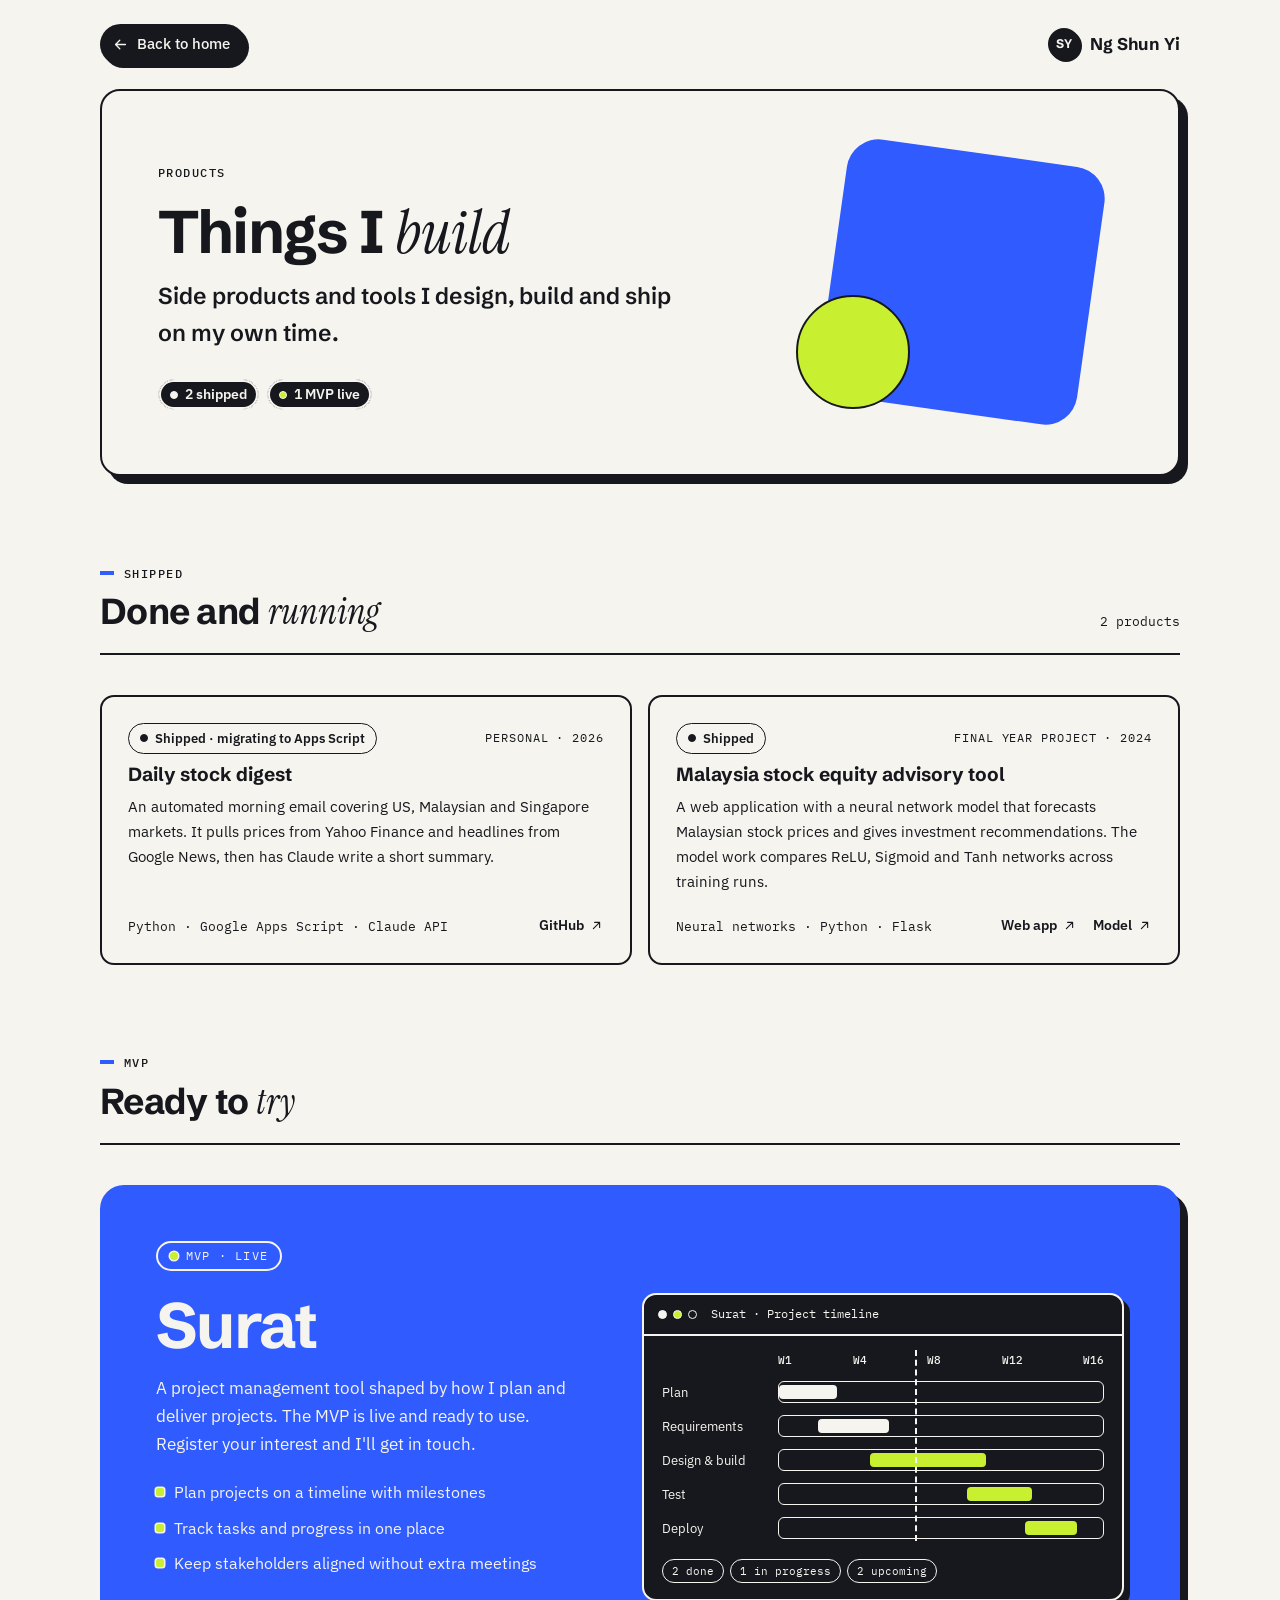
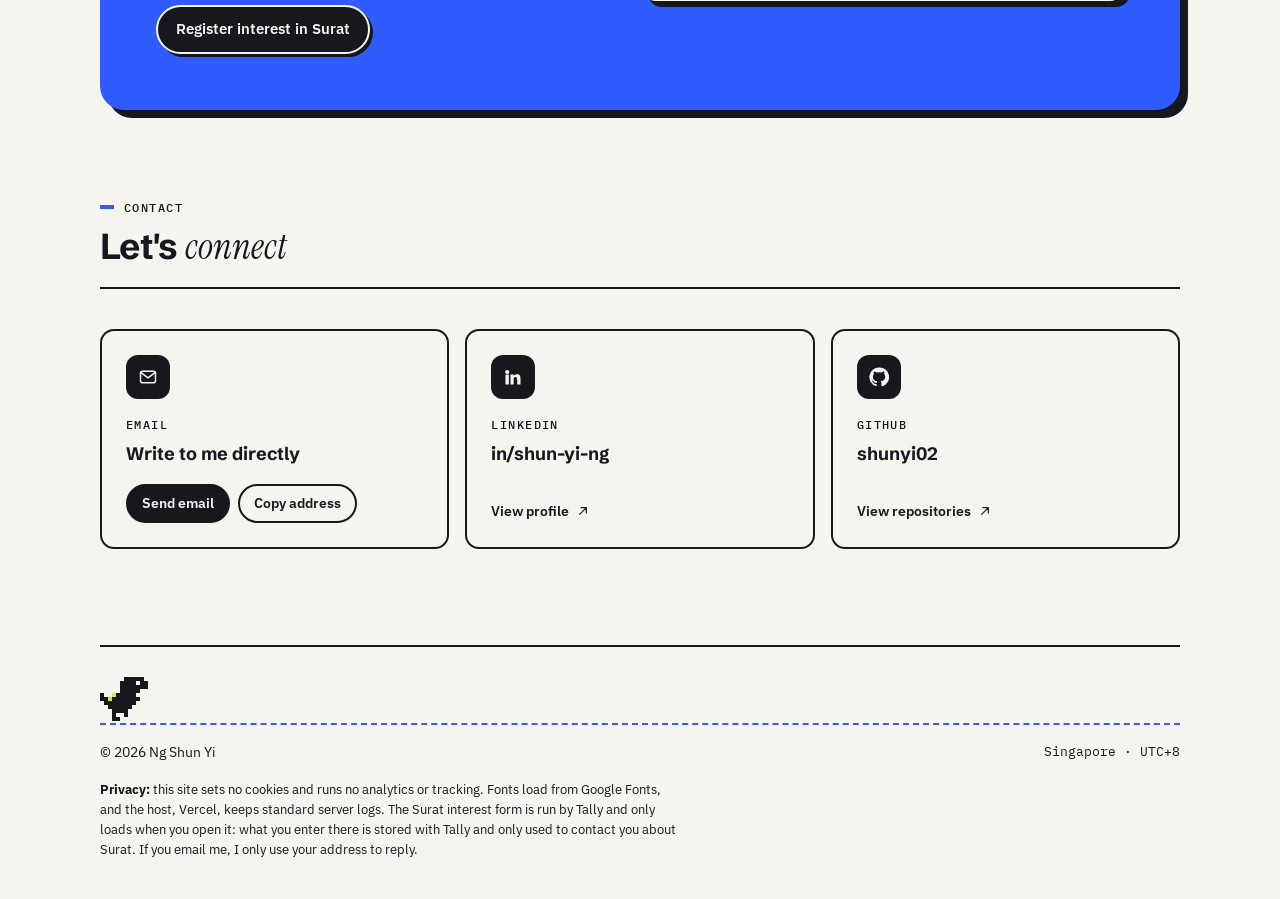
<file: products.html>
<!doctype html>
<html lang="en">
<head>
<meta charset="utf-8">
<meta name="viewport" content="width=device-width, initial-scale=1, viewport-fit=cover">
<title>Products · Ng Shun Yi</title>
<meta name="description" content="Products built by Ng Shun Yi, including Surat, a project management tool now live as an MVP.">
<meta name="author" content="Ng Shun Yi">
<meta name="theme-color" content="#F6F4EF">
<meta property="og:type" content="website">
<meta property="og:title" content="Products · Ng Shun Yi">
<meta property="og:description" content="Products built by Ng Shun Yi, including Surat, a project management tool now live as an MVP.">
<meta name="twitter:card" content="summary">
<link rel="icon" href="assets/favicon.svg" type="image/svg+xml">
<link rel="preconnect" href="https://fonts.googleapis.com">
<link rel="preconnect" href="https://fonts.gstatic.com" crossorigin>
<link rel="stylesheet" href="https://fonts.googleapis.com/css2?family=Instrument+Serif:ital@0;1&family=Schibsted+Grotesk:wght@500;600;700&family=IBM+Plex+Sans:wght@400;500;600&family=IBM+Plex+Mono:wght@400;500&display=swap">
<link rel="stylesheet" href="assets/styles.css">
<style>
.phero .hero-inner{padding:72px 56px 64px}
.phero h1{font-size:clamp(40px,5.6vw,60px)}
.legend{display:flex;gap:8px;flex-wrap:wrap;margin-top:26px}
.legend .st{text-decoration:none;color:var(--ink);background:var(--coal);box-shadow:inset 0 0 0 2px var(--ink);transition:transform .15s ease}
.legend .st:hover{transform:translateY(-2px)}
nav ul a.here{color:var(--ink);font-weight:500}
.group{padding-block:88px 0}
.pcard .proj-top .st{font-size:12.5px;padding:4px 11px}
.pcard.wide{grid-column:1/-1;padding:30px}
.soon-label{margin-top:88px}
#surat.group{padding-top:0}
.back-home{display:inline-flex;align-items:center;gap:8px;font-size:15px;font-weight:500;text-decoration:none;color:var(--ink);padding:8px 16px 8px 12px;border-radius:999px;background:var(--bg);box-shadow:3px 3px 0 var(--coal);transition:transform .15s}
.back-home:hover{transform:translate(-1px,-1px)}
.back-home svg{width:17px;height:17px;transition:transform .2s}
.back-home:hover svg{transform:translateX(-3px)}
.back{font-size:14.5px;text-decoration:none;font-weight:500}
.contact{padding-bottom:96px}
@media (max-width:880px){.phero .hero-inner{padding:48px 28px}.group{padding-block:64px 0}.soon-label{margin-top:64px}}
</style>
</head>
<body>
<div class="wrap">
  <nav aria-label="Main">
    <a class="back-home" href="index.html"><svg viewBox="0 0 24 24" fill="none" stroke="currentColor" stroke-width="1.8" stroke-linecap="round" stroke-linejoin="round" aria-hidden="true"><path d="M19 12H5M11 6l-6 6 6 6"/></svg>Back to home</a>
    <span class="brand"><span class="mark" aria-hidden="true">SY</span>Ng Shun Yi</span>
  </nav>

  <header class="hero phero" id="top">
    <div class="hero-inner">
      <div class="hero-text">
        <div class="label">Products</div>
        <h1>Things I <em>build</em></h1>
        <p class="role">Side products and tools I design, build and ship on my own time.</p>
        <div class="legend">
          <a class="st shipped" href="#shipped"><i></i>2 shipped</a>
          <a class="st wip" href="#surat"><i></i>1 MVP live</a>
        </div>
      </div>
    </div>
  </header>

  <section id="shipped" class="group">
    <div class="sec-label"><div><div class="label">Shipped</div><h2>Done and <em>running</em></h2></div><span class="count">2 products</span></div>
    <div class="grid">
        <article class="proj pcard">
          <div class="proj-top"><span class="st shipped"><i></i>Shipped · migrating to Apps Script</span><span class="tag">Personal · 2026</span></div>
          <h3>Daily stock digest</h3>
          <p>An automated morning email covering US, Malaysian and Singapore markets. It pulls prices from Yahoo Finance and headlines from Google News, then has Claude write a short summary.</p>
          <div class="pc-foot"><span class="stack">Python · Google Apps Script · Claude API</span><a class="pc-link" href="https://github.com/shunyi02" target="_blank" rel="noopener">GitHub <svg viewBox="0 0 24 24" fill="none" stroke="currentColor" stroke-width="1.8" stroke-linecap="round" stroke-linejoin="round" aria-hidden="true"><path d="M7 17 17 7M9 7h8v8"/></svg></a></div>
        </article>
        <article class="proj pcard">
          <div class="proj-top"><span class="st shipped"><i></i>Shipped</span><span class="tag">Final year project · 2024</span></div>
          <h3>Malaysia stock equity advisory tool</h3>
          <p>A web application with a neural network model that forecasts Malaysian stock prices and gives investment recommendations. The model work compares ReLU, Sigmoid and Tanh networks across training runs.</p>
          <div class="pc-foot"><span class="stack">Neural networks · Python · Flask</span><span class="pc-links"><a class="pc-link" href="https://github.com/shunyi02/Malaysia-Stock-Market-Advisory-Tool" target="_blank" rel="noopener">Web app <svg viewBox="0 0 24 24" fill="none" stroke="currentColor" stroke-width="1.8" stroke-linecap="round" stroke-linejoin="round" aria-hidden="true"><path d="M7 17 17 7M9 7h8v8"/></svg></a><a class="pc-link" href="https://github.com/shunyi02/Malaysia-Stock-Market-Prediction-Model-with-Neural-Network-Method" target="_blank" rel="noopener">Model <svg viewBox="0 0 24 24" fill="none" stroke="currentColor" stroke-width="1.8" stroke-linecap="round" stroke-linejoin="round" aria-hidden="true"><path d="M7 17 17 7M9 7h8v8"/></svg></a></span></div>
        </article>
    </div>
  </section>

  <!-- hidden for now: the In progress section with Cuti and AI agent office (uncomment to show again)
  <section id="in-progress" class="group">
    <div class="sec-label"><div><div class="label">In progress</div><h2>Currently <em>building</em></h2></div><span class="count">2 products</span></div>
    <div class="grid">
        <article class="proj pcard">
          <div class="proj-top"><span class="st wip"><i></i>In progress</span><span class="tag">Personal · 2026</span></div>
          <h3>Cuti</h3>
          <p>A trip planner for groups: one shared itinerary and one shared expense ledger, built for anything from a weekend for two to a 15-person trip that splits into sub-groups on some days.</p>
          <ul class="points"><li>Day-by-day itinerary with route map and weather</li><li>Sub-groups drawn as their own route lines</li><li>Expense splitting with receipts, tax and settle-up</li><li>Budget reports with PDF and CSV export</li></ul>
          <div class="pc-foot"><span class="stack">NestJS · Prisma · PostgreSQL · React · Expo</span><a class="pc-link" href="https://github.com/shunyi02/TravelPlanner" target="_blank" rel="noopener">GitHub <svg viewBox="0 0 24 24" fill="none" stroke="currentColor" stroke-width="1.8" stroke-linecap="round" stroke-linejoin="round" aria-hidden="true"><path d="M7 17 17 7M9 7h8v8"/></svg></a></div>
        </article>
        <article class="proj pcard">
          <div class="proj-top"><span class="st wip"><i></i>In progress</span><span class="tag">Personal · 2026</span></div>
          <h3>AI agent office</h3>
          <p>A virtual office of role-based AI agents (engineer, PM, QA, data analyst) organized into departments. Agents hold meetings, and the whole office is shown in an interactive 3D view.</p>
          <ul class="points"><li>Role-based agents grouped into departments</li><li>Agent meetings to plan and review work</li><li>3D office view of who is doing what</li><li>Built as a testbed for multi-agent workflows</li></ul>
          <div class="pc-foot"><span class="stack">Multi-agent · LLMs · 3D web</span><a class="pc-link" href="https://github.com/shunyi02" target="_blank" rel="noopener">GitHub <svg viewBox="0 0 24 24" fill="none" stroke="currentColor" stroke-width="1.8" stroke-linecap="round" stroke-linejoin="round" aria-hidden="true"><path d="M7 17 17 7M9 7h8v8"/></svg></a></div>
        </article>
    </div>
  </section>
  -->

  <div class="sec-label soon-label"><div><div class="label">MVP</div><h2>Ready to <em>try</em></h2></div></div>
  <section id="surat" class="soon group">
    <div class="soon-panel">
      <div class="soon-copy">
        <span class="soon-pill"><span class="pulse" aria-hidden="true"></span>MVP · live</span>
        <h2>Surat</h2>
        <p class="soon-tag">A project management tool shaped by how I plan and deliver projects. The MVP is live and ready to use. Register your interest and I'll get in touch.</p>
        <ul class="soon-feat">
          <li>Plan projects on a timeline with milestones</li>
          <li>Track tasks and progress in one place</li>
          <li>Keep stakeholders aligned without extra meetings</li>
        </ul>
        <div class="cta"><!-- Paste your Tally form ID into data-tally (the part after tally.so/r/). Empty = plain email link. -->
          <a class="btn primary" id="surat-interest" data-tally="RWd15d" href="https://tally.so/r/RWd15d" target="_blank" rel="noopener">Register interest in Surat</a></div>
      </div>
      <div class="mock" aria-hidden="true">
        <div class="mock-bar"><i></i><i></i><i></i><span>Surat · Project timeline</span></div>
        <div class="mock-body">
          <div class="g-head"><span></span><span class="g-weeks"><b>W1</b><b>W4</b><b>W8</b><b>W12</b><b>W16</b></span></div>
          <div class="g-row"><span class="g-lbl">Plan</span><span class="g-track"><span class="g-bar done" style="--x:0%;--w:18%;--i:0"></span></span></div><div class="g-row"><span class="g-lbl">Requirements</span><span class="g-track"><span class="g-bar done" style="--x:12%;--w:22%;--i:1"></span></span></div><div class="g-row"><span class="g-lbl">Design &amp; build</span><span class="g-track"><span class="g-bar" style="--x:28%;--w:36%;--i:2"></span></span></div><div class="g-row"><span class="g-lbl">Test</span><span class="g-track"><span class="g-bar" style="--x:58%;--w:20%;--i:3"></span></span></div><div class="g-row"><span class="g-lbl">Deploy</span><span class="g-track"><span class="g-bar" style="--x:76%;--w:16%;--i:4"></span></span></div>
          <span class="g-today"></span>
        </div>
        <div class="mock-foot"><span class="chip ok">2 done</span><span class="chip run">1 in progress</span><span class="chip">2 upcoming</span></div>
      </div>
    </div>
  </section>

  <section id="contact" class="contact group">
    <div class="sec-label"><div><div class="label">Contact</div><h2>Let's <em>connect</em></h2></div></div>
      <div class="links">
        <div class="link-card">
          <span class="ico"><svg viewBox="0 0 24 24" fill="none" stroke="currentColor" stroke-width="1.8" stroke-linecap="round" stroke-linejoin="round" aria-hidden="true"><rect x="3" y="5" width="18" height="14" rx="2.5"/><path d="m4 7 8 6 8-6"/></svg></span>
          <div class="lc-body">
            <span class="label">Email</span>
            <span class="v">Write to me directly</span>
          </div>
          <div class="lc-actions">
            <!-- the address is kept reversed in two parts and joined only on click (assets/contact.js) -->
            <button class="mini primary mail" type="button" data-a="20iynuhsn" data-b="moc.liamg">Send email</button>
            <button class="mini copy" type="button" data-a="20iynuhsn" data-b="moc.liamg">Copy address</button>
          </div>
        </div>
        <a class="link-card go" href="https://www.linkedin.com/in/shun-yi-ng/" target="_blank" rel="noopener">
          <span class="ico"><svg viewBox="0 0 24 24" fill="currentColor" aria-hidden="true"><path d="M4.98 3.5a2.5 2.5 0 1 1 0 5 2.5 2.5 0 0 1 0-5zM3 9h4v12H3zM9 9h3.8v1.7h.05c.53-1 1.83-2.05 3.77-2.05C20.6 8.65 21 11.2 21 14.4V21h-4v-5.8c0-1.4-.03-3.2-1.95-3.2-1.95 0-2.25 1.52-2.25 3.1V21H9z"/></svg></span>
          <div class="lc-body">
            <span class="label">LinkedIn</span>
            <span class="v">in/shun-yi-ng</span>
          </div>
          <span class="lc-foot">View profile <svg class="arr" viewBox="0 0 24 24" fill="none" stroke="currentColor" stroke-width="1.8" stroke-linecap="round" stroke-linejoin="round" aria-hidden="true"><path d="M7 17 17 7M9 7h8v8"/></svg></span>
        </a>
        <a class="link-card go" href="https://github.com/shunyi02" target="_blank" rel="noopener">
          <span class="ico"><svg viewBox="0 0 24 24" fill="currentColor" aria-hidden="true"><path d="M12 .5a11.5 11.5 0 0 0-3.64 22.42c.58.1.79-.25.79-.56v-2c-3.2.7-3.88-1.37-3.88-1.37-.53-1.33-1.28-1.69-1.28-1.69-1.05-.71.08-.7.08-.7 1.16.08 1.77 1.19 1.77 1.19 1.03 1.77 2.7 1.26 3.36.96.1-.75.4-1.26.73-1.55-2.55-.29-5.24-1.28-5.24-5.68 0-1.26.45-2.28 1.19-3.09-.12-.29-.52-1.46.11-3.05 0 0 .97-.31 3.17 1.18a11 11 0 0 1 5.77 0c2.2-1.49 3.17-1.18 3.17-1.18.63 1.59.23 2.76.11 3.05.74.81 1.19 1.83 1.19 3.09 0 4.41-2.69 5.39-5.25 5.67.41.36.78 1.06.78 2.14v3.17c0 .31.21.67.8.56A11.5 11.5 0 0 0 12 .5z"/></svg></span>
          <div class="lc-body">
            <span class="label">GitHub</span>
            <span class="v">shunyi02</span>
          </div>
          <span class="lc-foot">View repositories <svg class="arr" viewBox="0 0 24 24" fill="none" stroke="currentColor" stroke-width="1.8" stroke-linecap="round" stroke-linejoin="round" aria-hidden="true"><path d="M7 17 17 7M9 7h8v8"/></svg></span>
        </a>
      </div>

  </section>

  <footer>
    <div class="dino-track">
      <button type="button" class="dino" aria-pressed="false" aria-label="Pause the running dino">
        <svg viewBox="0 0 12 11" aria-hidden="true" focusable="false" fill="currentColor">
          <rect x="6" y="0" width="5" height="1"/><rect x="5" y="1" width="7" height="2"/><rect x="5" y="3" width="5" height="1"/>
          <rect x="0" y="4" width="1" height="1"/><rect x="4" y="4" width="5" height="1"/>
          <rect x="0" y="5" width="2" height="1"/><rect x="3" y="5" width="7" height="1"/>
          <rect x="1" y="6" width="8" height="1"/><rect x="2" y="7" width="6" height="1"/><rect x="3" y="8" width="4" height="1"/>
          <rect class="eye" x="9" y="1" width="1" height="1"/>
          <rect class="spike" x="3" y="4" width="1" height="1"/><rect class="spike" x="2" y="5" width="1" height="1"/>
          <g class="leg-a"><rect x="3" y="9" width="1" height="1"/><rect x="6" y="9" width="1" height="1"/><rect x="3" y="10" width="2" height="1"/></g>
          <g class="leg-b"><rect x="3" y="9" width="1" height="1"/><rect x="6" y="9" width="1" height="1"/><rect x="6" y="10" width="2" height="1"/></g>
        </svg>
      </button>
    </div>
    <span>© 2026 Ng Shun Yi</span>
    <span class="m">Singapore · UTC+8</span>
    <p class="privacy"><b>Privacy:</b> this site sets no cookies and runs no analytics or tracking. Fonts load from Google Fonts, and the host, Vercel, keeps standard server logs. The Surat interest form is run by Tally and only loads when you open it: what you enter there is stored with Tally and only used to contact you about Surat. If you email me, I only use your address to reply.</p>
  </footer>
</div>
<script>
(function(){
  var reduce=matchMedia('(prefers-reduced-motion: reduce)').matches, fine=matchMedia('(hover: hover) and (pointer: fine)').matches;
  if(!reduce) document.documentElement.classList.add('js');
  if(fine){
    [].forEach.call(document.querySelectorAll('.proj'),function(c){
      c.addEventListener('pointermove',function(e){var r=c.getBoundingClientRect();
        c.style.setProperty('--mx',(e.clientX-r.left)/r.width*100+'%');c.style.setProperty('--my',(e.clientY-r.top)/r.height*100+'%');});
    });
  }
  var mock=document.querySelector('.mock');
  if(mock){ if(reduce||!('IntersectionObserver' in window)) mock.classList.add('go');
    else { var mo=new IntersectionObserver(function(es){ if(es[0].isIntersecting){ mock.classList.add('go'); mo.disconnect(); } },{threshold:.4}); mo.observe(mock); } }
})();
</script>
<script src="assets/contact.js" defer></script>
<script src="assets/dino.js" defer></script>
<script src="assets/surat-form.js" defer></script>
</body>
</html>
</file>
<file: assets/styles.css>
/* Layout: one 1080px column. "Editorial light", four colours and nothing else: paper is the page, black
   the type, the outlines, the hard shadows and a few inverted panels, electric blue the bold bands, lime a
   highlighter behind key words (and dots), never text. One serif italic word per heading.
   No tints, blends or transparency, so no fifth colour appears anywhere.
   Three scopes set the colours: paper (the page), black and blue (inverted panels). Inside a scope, --bg is
   the ground, --card a card on it, --ink the type, --line the outlines. */
:root{
  --paper:#F6F4EF; --coal:#16181D; --blue:#2F5BFF; --lime:#C8F031;
  --bg:var(--paper); --card:var(--paper); --ink:var(--coal); --line:var(--coal); --muted:var(--ink); --accent:var(--blue);
  --f-serif:"Instrument Serif",Georgia,serif;
  --pop:4px 4px 0 var(--coal);
  --f-display:"Schibsted Grotesk","Helvetica Neue",Arial,sans-serif;
  --f-body:"IBM Plex Sans","Segoe UI",Roboto,Arial,sans-serif;
  --f-mono:"IBM Plex Mono",ui-monospace,"SFMono-Regular",Menlo,Consolas,monospace;
  /* tokens the scroll moments (assets/moments) read */
  --font-display:var(--f-display); --font-text:var(--f-body); --display-weight:700; --display-tracking:-.025em;
  --t-h2:clamp(30px,4.4vw,52px); --t-lead:20px; --r-md:14px; --gutter:48px; --nav:64px; --ground-bg:var(--paper);
  --s-2:8px; --s-4:16px; --s-5:24px; --s-6:32px; --s-7:48px;
  color-scheme:light;
}
/* black panels */
.spec,.win,.mark,.tb,.s-ico,.link-card .ico,.dl,.tab-ind,.btn.primary,.mini.primary,.pt-go,.topbar ul a.active,.legend .st,.back-home,.soon-panel .mock{
  --bg:var(--coal); --card:var(--coal); --ink:var(--paper); --line:var(--paper); --muted:var(--paper)}
/* blue bands */
#projects,.kit.is-on,.pmini.dark,.soon-panel{
  --bg:var(--blue); --card:var(--blue); --ink:var(--paper); --line:var(--paper); --muted:var(--paper)}
/* paper again inside a band or a black panel */
#projects .proj,.kit.is-on .tool,.kit.is-on .s-ico,.spec .s-ico,.pd-card{
  --bg:var(--paper); --card:var(--paper); --ink:var(--coal); --line:var(--coal); --muted:var(--coal)}
/* the serif italic word in a heading */
h1 em,h2 em,.mo-wh__text em{font-family:var(--f-serif);font-style:italic;font-weight:400;letter-spacing:0}
/* the lime highlighter: a band behind the lower part of the words */
.hl,#statement strong,.award-card .place,.win-big{background:linear-gradient(transparent 58%,var(--lime) 58%);text-decoration:none}
.win .win-big{background:none;text-decoration:underline 4px var(--lime);text-underline-offset:6px}

*{box-sizing:border-box}
[hidden]{display:none!important}
html{scroll-behavior:smooth;background:var(--paper)}
@media (prefers-reduced-motion:reduce){html{scroll-behavior:auto}}
::selection{background:var(--lime);color:var(--coal)}
body{margin:0;background:var(--bg);color:var(--ink);font-family:var(--f-body);font-size:16.5px;font-weight:400;line-height:1.65;
  padding:0 max(16px,env(safe-area-inset-right,0px)) 0 max(16px,env(safe-area-inset-left,0px))}
.wrap{max-width:1080px;margin:0 auto}
a{color:var(--ink);text-decoration-color:var(--blue);text-decoration-thickness:2px;text-underline-offset:4px}
a:focus-visible,button:focus-visible{outline:2px solid var(--ink);outline-offset:3px;border-radius:3px}
h1,h2,h3{font-family:var(--f-display);text-wrap:balance;margin:0;line-height:1.15;color:var(--ink)}
p{margin:0}
.label{font-family:var(--f-mono);font-size:12px;font-weight:500;letter-spacing:.12em;text-transform:uppercase;color:var(--ink)}
/* a label with a blue tick in front: the mark on every section */
.sec-label .label::before,#delivery .mo-pc__text > .label::before{content:"";display:inline-block;width:14px;height:4px;margin-right:10px;vertical-align:3px;background:var(--blue)}

/* nav */
nav{display:flex;justify-content:space-between;align-items:center;gap:16px;padding-block:24px;flex-wrap:wrap}
.brand{font-family:var(--f-display);font-weight:700;font-size:17px;color:var(--ink);text-decoration:none;display:flex;align-items:center;gap:10px}
.mark{width:32px;height:32px;border-radius:50%;background:var(--bg);color:var(--ink);display:grid;place-items:center;font-size:12.5px;letter-spacing:.03em;box-shadow:2px 2px 0 var(--coal)}
nav ul{list-style:none;margin:0;padding:0;display:flex;gap:26px;flex-wrap:wrap}
nav ul a{color:var(--ink);text-decoration:none;font-size:14.5px;background:linear-gradient(var(--blue),var(--blue)) 0 100%/0 2px no-repeat;transition:background-size .25s ease}
nav ul a:hover{background-size:100% 2px}

/* hero: paper, held by a black outline and a hard shadow; a tilted blue square and a lime disc */
.hero{position:relative;overflow:hidden;border-radius:20px;color:var(--ink);isolation:isolate;background:var(--paper);border:2px solid var(--coal);box-shadow:8px 8px 0 var(--coal)}
.hero::before,.hero::after{content:"";position:absolute;z-index:-1;aspect-ratio:1}
.hero::after{right:8%;z-index:-2;top:50%;width:min(28vw,260px);transform:translateY(-50%) rotate(8deg);border-radius:32px;background:var(--blue)}
.hero::before{right:calc(8% + min(28vw,260px) * .7);top:calc(50% + min(28vw,260px) * .05);width:min(12vw,110px);border-radius:50%;background:var(--lime);border:2px solid var(--coal)}
@media (max-width:880px){.hero::after{width:110px;top:32px;right:28px;transform:rotate(8deg);border-radius:20px}.hero::before{width:52px;top:96px;right:118px}}
.hero-inner{padding:88px 56px 84px;max-width:640px}
.hero h1{font-size:clamp(42px,6.2vw,68px);font-weight:700;letter-spacing:-.025em;margin-top:14px}
.hero .role{font-family:var(--f-display);font-size:clamp(19px,2.2vw,23px);font-weight:600;margin-top:10px}
.hero .lede{margin-top:24px;max-width:54ch;font-size:17px}
.cta{display:flex;gap:10px;flex-wrap:wrap;margin-top:32px}
/* buttons: a snow outline and a yellow hard shadow; they step up on hover and press flat on click */
.btn{display:inline-flex;align-items:center;gap:8px;padding:10px 18px;border-radius:999px;font-weight:600;font-size:15px;text-decoration:none;
  color:var(--ink);background:var(--bg);border:2px solid var(--coal);box-shadow:3px 3px 0 var(--coal);transition:transform .15s ease,box-shadow .15s ease}
.btn:hover{transform:translate(-1px,-1px);box-shadow:var(--pop)}
.btn:active{transform:translate(3px,3px);box-shadow:0 0 0 var(--coal)}
.btn svg{width:16px;height:16px;flex:none}
@media (prefers-reduced-motion:reduce){.btn,.btn:hover,.btn:active{transition:none;transform:none}}

/* spec strip under the hero: a snow panel */
.spec{margin-top:24px;background:var(--bg);color:var(--ink);border-radius:16px;padding:8px}
.spec dl{margin:0;display:grid;grid-template-columns:repeat(3,minmax(0,1fr));gap:0}
.spec .row{display:flex;gap:14px;align-items:flex-start;padding:18px;border-radius:12px;min-width:0}
.spec .row > div{min-width:0}
.spec dt{font-family:var(--f-mono);font-size:11px;letter-spacing:.1em;text-transform:uppercase}
.spec dd{margin:4px 0 0;font-family:var(--f-display);font-size:16px;font-weight:600;line-height:1.3}
.dd-sub{display:block;margin-top:3px;font-family:var(--f-body);font-size:13.5px;font-weight:500}
.spec dd.tags{display:flex;flex-wrap:wrap;gap:6px;margin-top:7px}
.spec dd.tags span{font-family:var(--f-mono);font-size:12px;font-weight:500;padding:2px 8px;border-radius:6px;border:1.5px solid var(--line)}
.dot{display:inline-block;width:8px;height:8px;border-radius:50%;background:var(--lime);margin-right:8px;vertical-align:2px;box-shadow:0 0 0 1.5px var(--ink)}
.s-ico{flex:none;width:38px;height:38px;border-radius:10px;display:grid;place-items:center;background:var(--bg);color:var(--ink)}
.s-ico svg{width:19px;height:19px}

/* sections */
section{padding-block:104px 0}
section > *{min-width:0}
.sec-label{display:flex;align-items:flex-end;justify-content:space-between;gap:16px;flex-wrap:wrap;
  padding-bottom:20px;margin-bottom:40px;border-bottom:2px solid var(--line)}
.sec-label h2{font-size:clamp(28px,3.4vw,36px);font-weight:700;letter-spacing:-.02em;margin-top:8px}
.sec-label .count{font-family:var(--f-mono);font-size:13px}
/* projects: a snow band, its cards red */
#projects{margin-top:104px;padding:56px;background:var(--bg);color:var(--ink);border-radius:24px;box-shadow:8px 8px 0 var(--coal)}
#projects + section{padding-top:104px}

/* timeline */
.timeline{list-style:none;margin:0;padding:0 0 0 26px;border-left:2px solid var(--line);display:grid;gap:36px;position:relative}
.job{position:relative;display:grid;grid-template-columns:150px 1fr;gap:24px}
.job::before{content:"";position:absolute;left:-33px;top:7px;width:12px;height:12px;border-radius:50%;background:var(--bg);border:2px solid var(--line);transition:background .35s}
.job.current::before,.job.lit::before{background:var(--lime)}
.when{font-family:var(--f-mono);font-size:13px;line-height:1.5}
.now{display:inline-flex;align-items:center;gap:6px;margin-top:8px;font-size:11px;letter-spacing:.1em;text-transform:uppercase;padding:1px 9px;border-radius:999px;border:1.5px solid var(--line)}
.now::before{content:"";width:7px;height:7px;border-radius:50%;background:var(--lime);box-shadow:0 0 0 1.5px var(--ink)}
.job h3{font-size:20px;font-weight:700}
.org{margin-top:2px;font-size:15px;font-family:var(--f-mono)}
/* each role: one line on what it was, then its skills as tags */
.job-line{margin-top:10px;max-width:60ch}
.job-tags{list-style:none;margin:12px 0 0;padding:0;display:flex;flex-wrap:wrap;gap:6px}
.job-tags li{font-family:var(--f-mono);font-size:12px;padding:2px 10px;border-radius:999px;border:1.5px solid var(--line)}
/* the timeline fills with yellow as it scrolls past */
.timeline::before{content:"";position:absolute;left:-2px;top:0;width:2px;height:calc(var(--tp,0) * 100%);background:var(--blue)}

/* projects */
.grid{display:grid;grid-template-columns:repeat(2,minmax(0,1fr));gap:16px}
.proj{position:relative;background:var(--card);color:var(--ink);border-radius:14px;padding:26px;display:flex;flex-direction:column;gap:10px;
  border:2px solid var(--line);transition:transform .2s ease,box-shadow .2s ease}
.proj:hover{transform:translateY(-2px);box-shadow:var(--pop)}
@media (prefers-reduced-motion:reduce){.proj,.proj:hover{transition:none;transform:none}}
.proj-top{display:flex;justify-content:space-between;align-items:center;gap:12px;flex-wrap:wrap}
.tag{font-family:var(--f-mono);font-size:11.5px;letter-spacing:.08em;text-transform:uppercase}
.proj h3{font-size:19px;font-weight:700}
.proj p{font-size:15px}
.stack{margin-top:auto;padding-top:8px;font-family:var(--f-mono);font-size:12.5px}
.pill{font-family:var(--f-mono);font-size:11px;letter-spacing:.05em;padding:2px 10px;border-radius:999px;border:1.5px solid var(--line)}
.points{margin:4px 0 0;padding-left:18px;display:grid;grid-template-columns:repeat(2,minmax(0,1fr));gap:6px 28px;font-size:14.5px}
.points li::marker{color:var(--ink)}
.grid.three{grid-template-columns:repeat(3,minmax(0,1fr))}
.grid.three .proj:not(.feature) .points{grid-template-columns:1fr}
.proj.feature{grid-column:1/-1;padding:32px}
.proj.feature h3{font-size:23px}
.award-card .place{font-family:var(--f-display);font-size:30px;font-weight:700;letter-spacing:-.02em;line-height:1.1;}
.award-card .event{font-family:var(--f-mono);font-size:12px;letter-spacing:.04em;margin-bottom:8px}
.pc-foot{margin-top:auto;padding-top:10px;display:flex;justify-content:space-between;align-items:center;gap:12px;flex-wrap:wrap}
.pc-foot .stack{margin:0;padding:0}
.pc-links{display:flex;gap:16px;flex-wrap:wrap}
.pc-link{display:inline-flex;align-items:center;gap:5px;font-size:14px;font-weight:600;text-decoration:none;color:var(--ink);position:relative;z-index:1}
.pc-link svg{width:15px;height:15px;transition:transform .25s}
.pc-link:hover svg{transform:translate(2px,-2px)}

/* project tabs */
.tabs{position:relative;display:flex;gap:6px;flex-wrap:wrap;margin:-12px 0 28px;padding:4px;border:2px solid var(--line);border-radius:999px;width:fit-content;max-width:100%}
.tab{position:relative;z-index:1;font:inherit;font-size:14.5px;font-weight:600;color:var(--ink);background:none;border:0;padding:8px 16px;border-radius:999px;cursor:pointer;display:inline-flex;gap:8px;align-items:center;transition:color .25s}
.tab span{font-family:var(--f-mono);font-size:12px}
/* the sliding indicator is red inside the snow band, so the chosen tab's words turn snow */
.tab-ind{position:absolute;z-index:0;top:0;left:0;border-radius:999px;background:var(--paper);
  transition:transform .4s cubic-bezier(.3,.8,.2,1),width .4s cubic-bezier(.3,.8,.2,1),height .4s}
.tab[aria-selected="true"]{color:var(--coal)}
@keyframes cardIn{from{opacity:0;translate:0 12px}to{opacity:1;translate:none}}
.fade .proj{animation:cardIn .5s cubic-bezier(.2,.7,.2,1) both;animation-delay:calc(var(--i,0) * 70ms)}
@media (max-width:880px){.grid.three{grid-template-columns:1fr 1fr}}
@media (max-width:620px){.grid.three,.points{grid-template-columns:1fr}.proj.feature{padding:24px}.tabs{border-radius:16px}}

/* KPI row on feature card */
.kpis{display:grid;grid-template-columns:repeat(4,minmax(0,1fr));gap:2px;background:var(--line);border:2px solid var(--line);border-radius:12px;overflow:hidden;margin:6px 0 4px}
.kpis > div{background:var(--card);padding:14px 16px;display:flex;flex-direction:column;gap:2px;min-width:0}
.kpis .k{font-family:var(--f-display);font-size:20px;font-weight:700;letter-spacing:-.01em}
.kpis .kl{font-family:var(--f-mono);font-size:11px;letter-spacing:.08em;text-transform:uppercase}
@media (max-width:620px){.kpis{grid-template-columns:1fr 1fr}}

/* skills */
.skills{display:grid;grid-template-columns:repeat(2,minmax(0,1fr));gap:36px 48px}
.skills.kits{gap:16px}
.skills h3{font-size:16px;font-weight:700;margin-bottom:12px}
.kit{background:var(--card);color:var(--ink);border-radius:18px;border:2px solid var(--line);padding:24px;display:flex;flex-direction:column;gap:12px;min-width:0}
/* the skill cards: click (or Enter / Space) one and it alone turns blue */
.kit{cursor:pointer;transition:background-color .25s ease,color .25s ease,box-shadow .2s ease,transform .2s ease}
.kit:hover{transform:translateY(-2px);box-shadow:var(--pop)}
.kit.is-on,.kit.is-on:hover{box-shadow:8px 8px 0 var(--coal)}
.kit:focus-visible{outline:2px solid var(--coal);outline-offset:4px}
@media (prefers-reduced-motion:reduce){.kit,.kit:hover{transition:none;transform:none}}
.kit-head{display:flex;align-items:center;gap:12px;margin-bottom:4px}
.kit-head h3{font-size:18px;margin:0}
.kit-sub{font-family:var(--f-mono);font-size:11px;letter-spacing:.1em;text-transform:uppercase;margin-top:4px}
.tools{list-style:none;margin:0;padding:0;display:grid;grid-template-columns:repeat(auto-fill,minmax(172px,1fr));gap:8px}
.tool{display:flex;align-items:center;gap:10px;padding:7px 9px;border-radius:10px;background:var(--card);color:var(--ink);border:1.5px solid var(--line);min-width:0;transition:box-shadow .2s,transform .2s}
.tool:hover{transform:translateY(-1px);box-shadow:3px 3px 0 var(--coal)}
/* the tool's real logo, one colour, on an inverted tile */
.tb{flex:none;width:32px;height:32px;border-radius:8px;display:grid;place-items:center;background:var(--bg);color:var(--ink)}
.tb svg{width:20px;height:20px}
.tb svg.wide{width:28px}
.tn{font-size:14px;font-weight:600;min-width:0;line-height:1.25}
.dl{margin-left:auto;flex:none;font-family:var(--f-mono);font-size:10px;letter-spacing:.06em;text-transform:uppercase;color:var(--ink);background:var(--bg);padding:2px 7px;border-radius:999px;box-shadow:2px 2px 0 var(--coal)}
.chips{display:flex;flex-wrap:wrap;gap:8px}
.chips span{font-size:13.5px;padding:3px 11px;border-radius:999px;border:1.5px solid var(--line)}
.facts{display:grid;grid-template-columns:repeat(2,minmax(0,1fr));gap:28px;margin-top:56px}
.facts h3{font-size:15px;margin-bottom:10px}
.facts ul{list-style:none;margin:0;padding:0;display:grid;gap:6px;font-size:14.5px}
.sub{font-family:var(--f-mono);font-size:13px}
@media (prefers-reduced-motion:reduce){.tool,.tool:hover{transform:none;transition:none}}

/* education */
.edu{display:grid;gap:28px}
.edu-item{display:grid;grid-template-columns:150px 1fr;gap:24px}
.edu-item h3{font-size:18px}
.edu-item p{font-size:15px;margin-top:4px;max-width:66ch}
.beyond{margin-top:56px}
.beyond ul{list-style:none;margin:16px 0 0;padding:0;display:grid;grid-template-columns:repeat(2,minmax(0,1fr));gap:16px 40px}
.beyond li{font-size:15px;font-weight:700}
.beyond li span{display:block;font-family:var(--f-mono);font-size:12.5px;font-weight:500}

/* contact */
.contact{padding-bottom:96px}
.contact p.intro{max-width:54ch;font-size:17px}
.links{display:grid;grid-template-columns:repeat(3,minmax(0,1fr));gap:16px;margin-top:32px}
.link-card{position:relative;background:var(--card);color:var(--ink);border-radius:14px;border:2px solid var(--line);padding:24px;display:flex;flex-direction:column;gap:16px;min-width:0;text-decoration:none;transition:transform .25s ease,box-shadow .25s ease}
.link-card .ico{width:44px;height:44px;border-radius:12px;display:grid;place-items:center;background:var(--bg);color:var(--ink)}
.link-card .ico svg{width:20px;height:20px}
.lc-body{display:flex;flex-direction:column;gap:4px;min-width:0}
.link-card .v{font-family:var(--f-display);font-size:18px;font-weight:700;overflow-wrap:anywhere}
.lc-actions{display:flex;gap:8px;flex-wrap:wrap;margin-top:auto}
.mini{font:inherit;font-size:13.5px;font-weight:600;padding:6px 14px;border-radius:999px;text-decoration:none;cursor:pointer;
  border:2px solid var(--coal);background:var(--bg);color:var(--ink);transition:transform .15s ease,box-shadow .15s ease}
.mini:hover{transform:translate(-1px,-1px);box-shadow:3px 3px 0 var(--coal)}
.mini:active{transform:none;box-shadow:none}
.lc-foot{margin-top:auto;display:inline-flex;align-items:center;gap:6px;font-size:14px;font-weight:600}
.lc-foot .arr{width:16px;height:16px;transition:transform .25s ease}
.link-card.go:hover{transform:translateY(-2px);box-shadow:var(--pop)}
.link-card.go:hover .arr{transform:translate(2px,-2px)}
@media (prefers-reduced-motion:reduce){.link-card,.lc-foot .arr,.mini{transition:none}.link-card.go:hover,.mini:hover{transform:none}}

footer{display:flex;justify-content:space-between;gap:16px;flex-wrap:wrap;padding-block:28px 40px;border-top:2px solid var(--line);font-size:13.5px}
footer .m{font-family:var(--f-mono);font-size:12.5px}

/* the footer dino: a pixel dino runs right, turns and runs back along a dashed blue ground line.
   assets/dino.js starts it only while the footer is on screen; hover or a click pauses it */
.dino-track{flex-basis:100%;width:100%;position:relative;height:56px;margin-top:-6px;border-bottom:2px dashed var(--blue);container-type:inline-size}
.dino{position:absolute;left:0;bottom:2px;width:48px;height:44px;padding:0;border:0;background:none;cursor:pointer;color:var(--ink)}
.dino svg{display:block;width:48px;height:44px;shape-rendering:crispEdges}
.dino .leg-b{visibility:hidden}
.dino-track.on .dino{animation:dino-x 9s linear infinite}
.dino-track.on .dino .leg-a{animation:dino-step .3s steps(1) infinite}
.dino-track.on .dino .leg-b{animation:dino-step .3s steps(1) infinite reverse}
.dino-track.on .dino svg{animation:dino-bob .3s steps(1) infinite}
.dino:hover,.dino:hover *,.dino[aria-pressed="true"],.dino[aria-pressed="true"] *{animation-play-state:paused!important}
.dino:focus-visible{outline:2px solid var(--ink);outline-offset:4px;border-radius:6px}
@keyframes dino-x{
  0%{transform:translateX(0) scaleX(1)}
  49.9%{transform:translateX(calc(100cqw - 48px)) scaleX(1)}
  50%{transform:translateX(calc(100cqw - 48px)) scaleX(-1)}
  99.9%{transform:translateX(0) scaleX(-1)}
  100%{transform:translateX(0) scaleX(1)}}
@keyframes dino-step{0%{visibility:visible}50%{visibility:hidden}}
@keyframes dino-bob{0%{transform:none}50%{transform:translateY(-2px)}}
@media (prefers-reduced-motion:reduce){.dino-track.on .dino,.dino-track.on .dino *{animation:none}.dino .leg-b{visibility:hidden}}

/* delivery: the pinned steps (assets/moments/pinned-chapters) and the drawn window each step shows */
#delivery .mo-pc__text h2{font-size:clamp(28px,3.4vw,36px);font-weight:700;letter-spacing:-.02em;margin-top:-16px}
#delivery .mo-pc__step{border-left-width:3px}
#delivery .mo-pc__step h3{font-family:var(--f-display);font-weight:700}
#delivery .mo-pc__step p{font-size:15.5px}
#delivery .mo-pc__visuals,#delivery .mo-pc__visual--lit{border-radius:18px;border:2px dashed var(--coal)}
#delivery.is-live .mo-pc__visual--lit{border:0}
#delivery:not(.is-live) .mo-pc__visual--lit{aspect-ratio:auto;padding:20px 24px 28px 18px}

/* a drawn app window: a snow panel with a yellow hard shadow (the delivery steps; the Surat mock is red) */
.win,.mock{background:var(--bg);color:var(--ink);border:2px solid var(--line);border-radius:14px;box-shadow:6px 6px 0 var(--coal);overflow:hidden}
.win{width:100%;max-width:420px;font-size:12.5px}
.mock-bar{display:flex;align-items:center;gap:6px;padding:10px 14px;border-bottom:2px solid var(--line)}
.mock-bar i{width:9px;height:9px;border-radius:50%;border:1.5px solid var(--line)}
.mock-bar i:first-child{background:var(--ink)}
.mock-bar i:nth-child(2){background:var(--lime)}
.mock-bar span{margin-left:8px;font-family:var(--f-mono);font-size:11.5px}
.win-body{padding:14px 16px 16px;display:grid;gap:8px}
.win-row{display:flex;align-items:center;justify-content:space-between;gap:10px;padding:6px 10px;border-radius:8px;border:1.5px solid var(--line)}
.win-row b{font-weight:600}
.tick{flex:none;font-family:var(--f-mono);font-size:10.5px;padding:1px 8px;border-radius:999px;border:1.5px solid var(--line);background:var(--bg);color:var(--ink)}
.tick.red{--bg:var(--paper);--ink:var(--coal);--line:var(--paper)}
.flow{display:flex;flex-wrap:wrap;align-items:center;gap:6px}
.flow span{padding:5px 10px;border-radius:8px;border:1.5px solid var(--line);background:var(--bg);color:var(--ink);font-weight:600}
.flow .gap{--bg:var(--lime);--ink:var(--coal);--line:var(--lime)}
.flow i{font-style:normal;font-family:var(--f-mono)}
.win-note{font-family:var(--f-mono);font-size:11px}
.win-big{font-family:var(--f-display);font-size:34px;font-weight:700;letter-spacing:-.02em;line-height:1;}

/* the statement (assets/moments/word-highlight): each word rests as a snow outline and fills as the
   scroll reaches it; the strong words get a yellow underline */
#statement{--accent:var(--coal)}
#statement .mo-wh__text{color:var(--ink)}
#statement .mo-w{color:transparent;-webkit-text-stroke:1.5px var(--coal);transition:color 160ms ease}
#statement .mo-w.is-on,#statement strong .mo-w.is-on{color:var(--coal)}
#statement strong{font-weight:inherit}
@media (prefers-reduced-motion:reduce){#statement .mo-w{color:var(--coal)}}

/* Surat coming soon: a snow panel with a red mock inside */
.soon-panel{position:relative;overflow:hidden;border-radius:24px;padding:56px;display:grid;grid-template-columns:1fr 1.1fr;gap:48px;align-items:center;background:var(--bg);color:var(--ink);box-shadow:8px 8px 0 var(--coal)}
.soon-panel > *{min-width:0}
.soon-pill{display:inline-flex;align-items:center;gap:8px;font-family:var(--f-mono);font-size:12px;letter-spacing:.1em;text-transform:uppercase;border:2px solid var(--line);padding:3px 12px;border-radius:999px}
.pulse{width:8px;height:8px;border-radius:50%;background:var(--lime);box-shadow:0 0 0 1.5px var(--ink);animation:pulse 2s 3}
@keyframes pulse{50%{transform:scale(1.6)}}
.soon h2{font-size:clamp(44px,6vw,64px);font-weight:700;letter-spacing:-.03em;margin-top:18px}
.soon-tag{margin-top:12px;font-size:17px;max-width:42ch}
.soon-feat{list-style:none;margin:22px 0 0;padding:0;display:grid;gap:10px}
.soon-feat li{display:flex;gap:10px;align-items:baseline;font-size:15.5px}
.soon-feat li::before{content:"";flex:none;width:8px;height:8px;border-radius:2px;background:var(--lime);box-shadow:0 0 0 1.5px var(--ink);translate:0 -2px}
.soon .cta{margin-top:28px}
.soon-panel .btn{border-color:var(--paper)}
.mock-body{position:relative;padding:16px 18px 10px;display:grid;gap:12px}
.g-head,.g-row{display:grid;grid-template-columns:104px 1fr;gap:12px;align-items:center}
.g-weeks{display:flex;justify-content:space-between;font-family:var(--f-mono);font-size:10.5px}
.g-weeks b{font-weight:500}
.g-lbl{font-size:12.5px;white-space:nowrap;overflow:hidden;text-overflow:ellipsis}
.g-track{position:relative;height:22px;border-radius:6px;border:1.5px solid var(--line)}
.g-bar{position:absolute;top:3px;bottom:3px;left:var(--x);width:var(--w);border-radius:4px;background:var(--lime);
  transform-origin:left;transform:scaleX(1);transition:transform .7s cubic-bezier(.2,.7,.2,1);transition-delay:calc(var(--i) * 120ms)}
.g-bar.done{background:var(--paper)}
.js .mock:not(.go) .g-bar{transform:scaleX(0)}
.g-today{position:absolute;top:14px;bottom:8px;left:calc(18px + 104px + 12px + (100% - 36px - 116px) * .42);width:0;border-left:2px dashed var(--paper)}
.mock-foot{display:flex;gap:6px;flex-wrap:wrap;padding:10px 18px 16px}
.mock-foot .chip{font-family:var(--f-mono);font-size:11px;padding:2px 9px;border-radius:999px;border:1.5px solid var(--line)}
.mock-foot .chip.ok,.mock-foot .chip.run{box-shadow:2px 2px 0 var(--coal)}
@media (max-width:880px){.soon-panel{grid-template-columns:1fr;padding:36px 22px;gap:36px}}
@media (max-width:620px){.g-head,.g-row{grid-template-columns:84px 1fr}.g-today{left:calc(18px + 84px + 12px + (100% - 36px - 96px) * .42)}}
@media (prefers-reduced-motion:reduce){.pulse{animation:none}.g-bar{transition:none}}

/* status dots (shared with the products page) */
.st{display:inline-flex;align-items:center;gap:7px;font-size:13.5px;font-weight:600;padding:3px 11px;border-radius:999px;border:1.5px solid var(--line);color:var(--ink);background:var(--bg)}
.st i{width:8px;height:8px;border-radius:50%;border:1.5px solid var(--ink)}
.st.shipped i{background:var(--ink)}.st.wip i{background:var(--lime)}.st.soon i{background:transparent}
.pt-go{display:inline-flex;align-items:center;gap:8px;font-weight:700;color:var(--ink);background:var(--bg);padding:10px 18px;border-radius:999px;font-size:15px;text-decoration:none;box-shadow:3px 3px 0 var(--coal)}

/* products row on main page */
.see-all{display:inline-flex;align-items:center;gap:6px;font-size:14.5px;font-weight:600;text-decoration:none}
.see-all svg{width:16px;height:16px;transition:transform .25s}
.see-all:hover svg{transform:translateX(3px)}
.pgrid{display:grid;grid-template-columns:repeat(3,minmax(0,1fr));gap:16px}
.pmini.span2{grid-column:span 2}
.pmini{display:flex;flex-direction:column;gap:10px;padding:22px;border-radius:16px;background:var(--card);color:var(--ink);border:2px solid var(--line);
  text-decoration:none;transition:transform .25s ease,box-shadow .25s ease;min-width:0}
.pmini:hover{transform:translateY(-2px);box-shadow:var(--pop)}
.pmini .st{align-self:flex-start;font-size:12px;padding:2px 10px}
.pmini h3{font-size:18px;font-weight:700;margin-top:4px}
.pmini p{font-size:14.5px}
.pm-meta{margin-top:auto;padding-top:6px;font-family:var(--f-mono);font-size:12px}
.pmini.dark .st i{animation:pulse 2s 3}
@media (max-width:880px){.pgrid{grid-template-columns:1fr 1fr}}
@media (max-width:520px){.pgrid{grid-template-columns:1fr}.pmini.span2{grid-column:auto}}
@media (prefers-reduced-motion:reduce){.pmini,.pmini:hover{transform:none;transition:none}.pmini.dark .st i{animation:none}}

/* product cards as buttons + pop-up */
button.pmini{font:inherit;text-align:left;cursor:pointer;width:100%}
.pm-more{font-size:13.5px;font-weight:600;display:inline-flex;align-items:center;gap:6px}
.pm-more::after{content:"+";font-family:var(--f-mono);width:18px;height:18px;border-radius:50%;display:grid;place-items:center;font-size:13px;background:var(--ink);color:var(--bg);transition:transform .25s}
.pmini:hover .pm-more::after{transform:rotate(90deg)}
.pdlg{border:0;padding:0;background:transparent;color:var(--ink);max-width:min(560px,calc(100vw - 32px));width:100%}
.pdlg::backdrop{background:var(--coal)}
.pdlg[open] .pd-card{animation:pdIn .35s cubic-bezier(.2,.8,.2,1)}
@keyframes pdIn{from{transform:translateY(14px) scale(.98)}to{transform:none}}
.pd-card{position:relative;background:var(--bg);color:var(--ink);border-radius:20px;padding:30px;box-shadow:8px 8px 0 var(--coal);display:flex;flex-direction:column;gap:10px;max-height:calc(100vh - 48px);overflow:auto}
.pd-card .st{align-self:flex-start;font-size:12.5px;padding:3px 11px}
.pd-card .st b{font-weight:600}
.pd-card h2{font-size:28px;font-weight:700;letter-spacing:-.02em;margin-top:6px;padding-right:40px}
.pd-meta{font-family:var(--f-mono);font-size:12px;letter-spacing:.04em}
.pd-desc{font-size:16px;margin-top:4px}
.pd-points{margin:6px 0 0;padding-left:18px;display:grid;gap:6px;font-size:15px}
.pd-points li::marker{color:var(--ink)}
.pd-stack{display:flex;flex-wrap:wrap;gap:6px;margin-top:6px}
.pd-stack span{font-family:var(--f-mono);font-size:12px;padding:2px 8px;border-radius:6px;border:1.5px solid var(--line)}
.pd-foot{display:flex;gap:8px;flex-wrap:wrap;margin-top:14px;padding-top:16px;border-top:2px solid var(--line)}
.pd-foot .mini{border-color:var(--coal)}
.pd-foot .mini.primary{--bg:var(--coal);--ink:var(--paper)}
.pd-x{position:absolute;top:18px;right:18px;width:36px;height:36px;border-radius:50%;border:2px solid var(--line);background:var(--bg);color:var(--ink);cursor:pointer;display:grid;place-items:center}
.pd-x svg{width:18px;height:18px}
.pd-x:hover{box-shadow:3px 3px 0 var(--coal)}
@media (prefers-reduced-motion:reduce){.pdlg[open] .pd-card{animation:none}.pm-more::after{transition:none}}

/* ===== motion layer ===== */
/* sticky top bar: solid red, a snow rule under it and a yellow reading-progress line */
.topbar{position:fixed;top:0;left:0;right:0;z-index:50;padding-top:env(safe-area-inset-top,0px);
  padding-left:max(16px,env(safe-area-inset-left,0px));padding-right:max(16px,env(safe-area-inset-right,0px));
  background:var(--paper);border-bottom:2px solid var(--coal);transform:translateY(-110%);transition:transform .35s cubic-bezier(.2,.7,.2,1)}
.topbar.show{transform:none}
.topbar .wrap{display:flex;justify-content:space-between;align-items:center;gap:16px;padding-block:12px}
.topbar .brand{font-size:15px}
.topbar .mark{width:26px;height:26px;font-size:11px}
.topbar ul{list-style:none;margin:0;padding:0;display:flex;gap:4px;flex-wrap:wrap}
.topbar ul a{display:block;padding:5px 12px;border-radius:999px;color:var(--ink);text-decoration:none;font-size:14px;font-weight:600}
.topbar ul a.active{background:var(--bg)}
.progress{position:absolute;left:0;bottom:-2px;height:3px;width:calc(var(--sp,0) * 100%);background:var(--blue)}
@media (max-width:620px){.topbar .brand span:last-child{display:none}.topbar ul a{padding:5px 9px;font-size:13.5px}}

@media (max-width:880px){
  .hero-inner{padding:180px 28px 48px;max-width:none}
  .spec dl{grid-template-columns:1fr 1fr}
  section{padding-block:72px 0}
  #projects{margin-top:72px;padding:32px 20px;border-radius:18px}
  #projects + section{padding-top:72px}
  .contact{padding-bottom:72px}
  .links{grid-template-columns:1fr}
}
@media (max-width:620px){
  nav ul{gap:18px}
  .hero{border-radius:16px;box-shadow:5px 5px 0 var(--coal)}
  .hero-inner{padding:160px 22px 40px}
  .grid,.skills,.beyond ul,.facts{grid-template-columns:1fr}
  .job,.edu-item{grid-template-columns:1fr;gap:6px}
  .spec dl{grid-template-columns:1fr}
  .spec .row{padding:14px 18px}
}
@media (prefers-reduced-motion:reduce){
  .tab-ind,.topbar,.job::before{transition:none}
  .fade .proj{animation:none}
}
.dino .eye{fill:var(--paper)}
.dino .spike{fill:var(--lime)}
/* the privacy note: the last line of the footer */
footer .privacy{flex-basis:100%;max-width:none;padding-right:max(0px,calc(100% - 72ch));font-size:12.5px;line-height:1.6}
</file>
